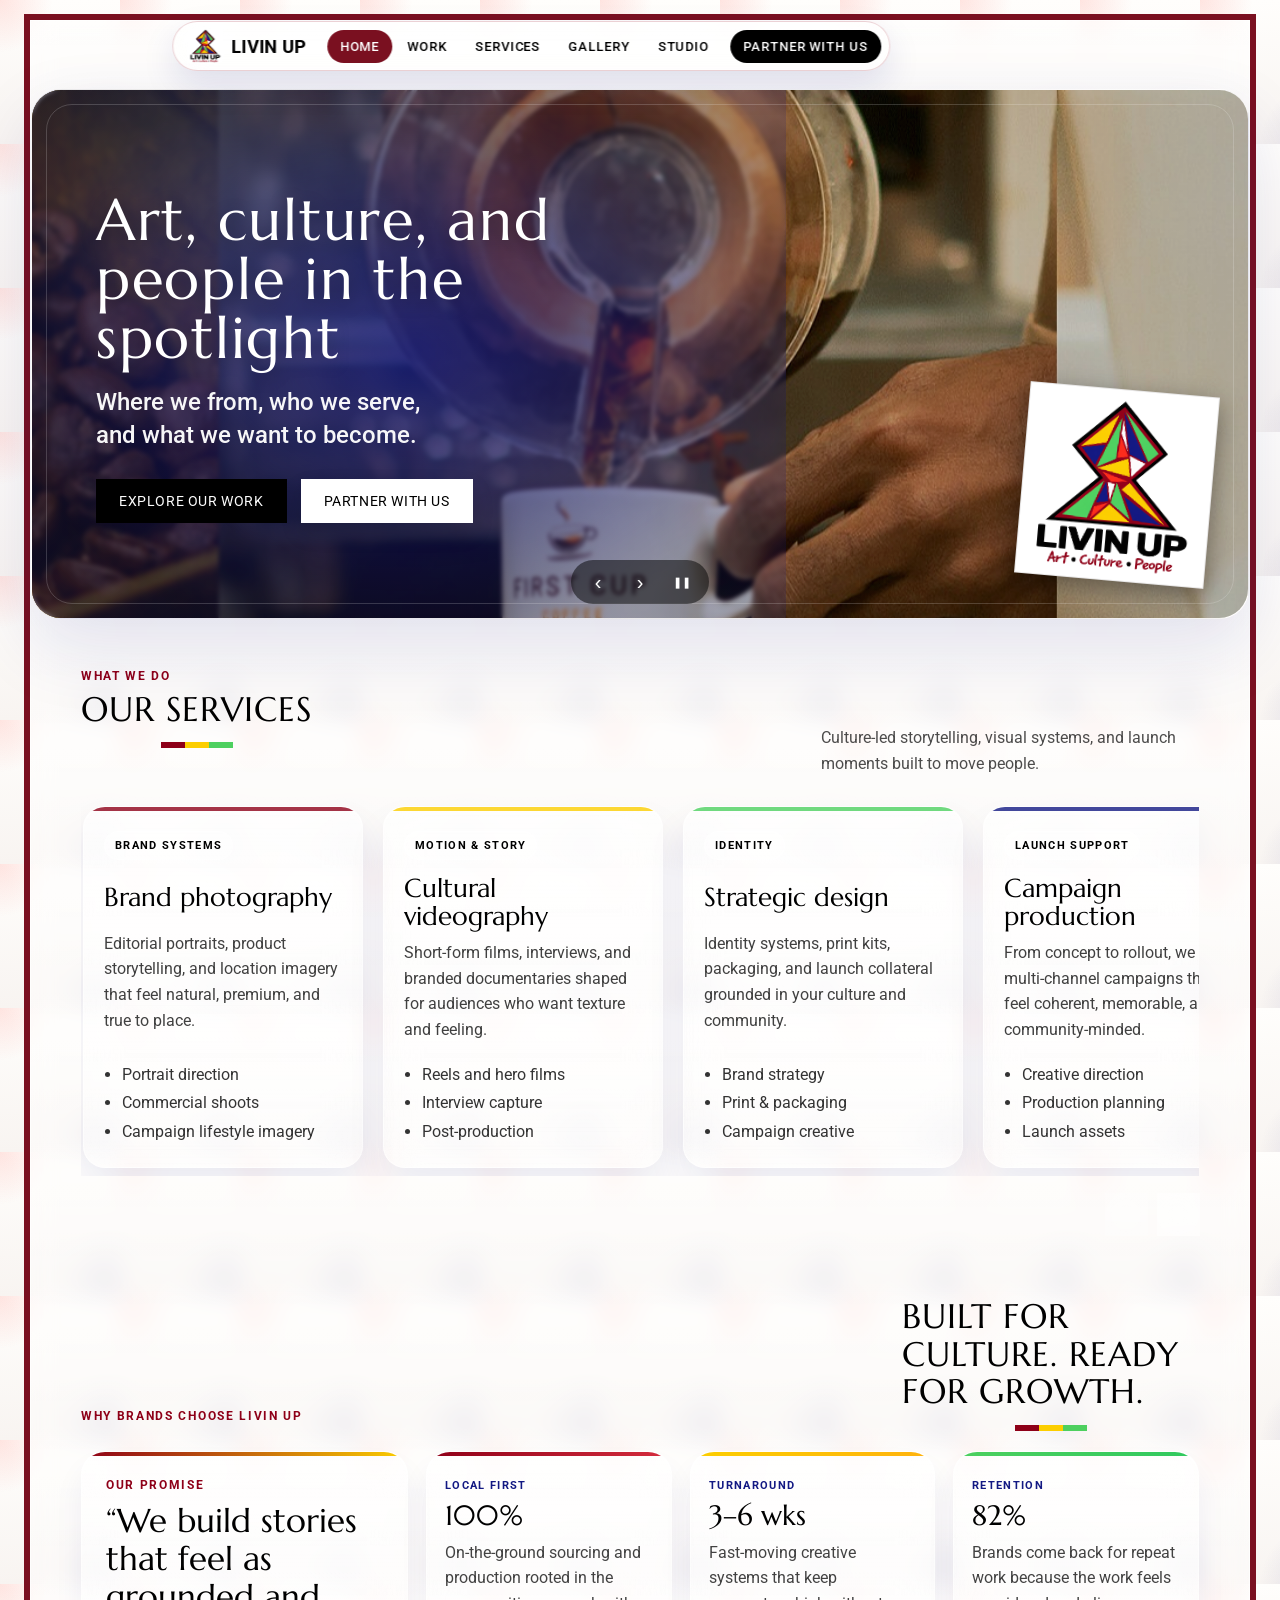
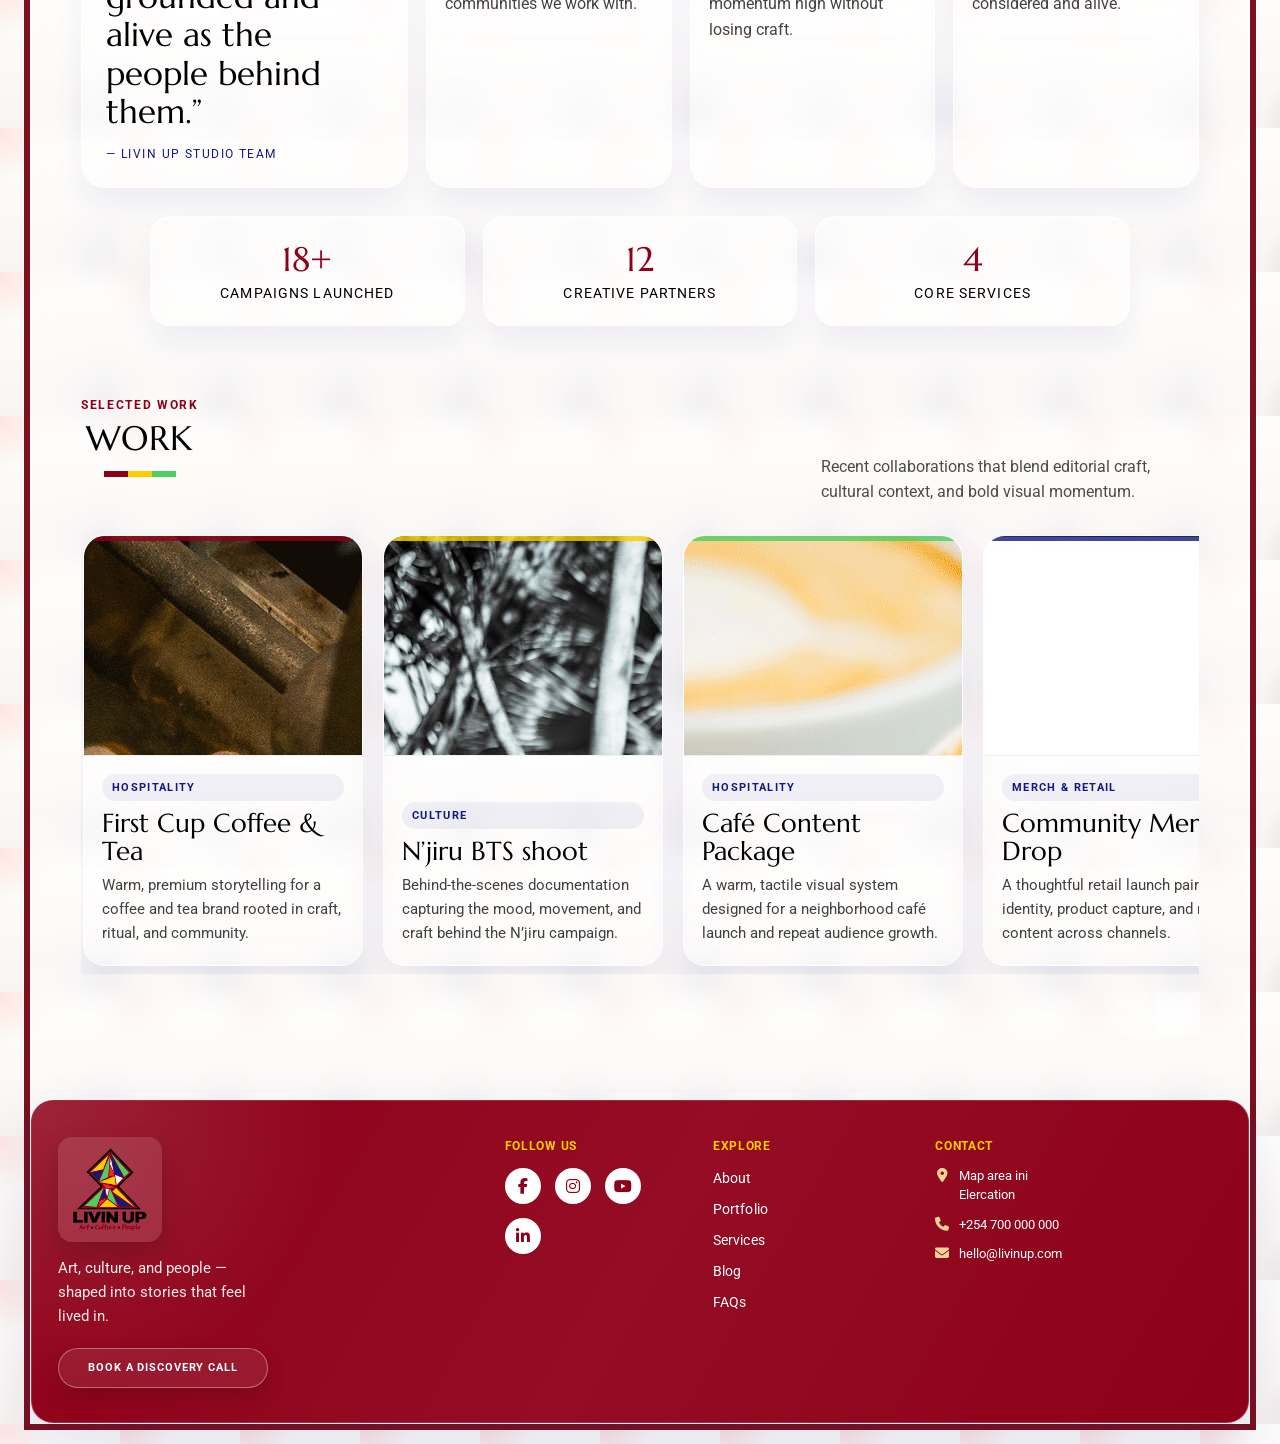
<file: index.html>
<!DOCTYPE html>
<html lang="en">
<head>
  <meta charset="utf-8">
  <meta name="viewport" content="width=device-width, initial-scale=1, viewport-fit=cover">
  <title>Livin Up | Art, Culture, People</title>
  <link href="https://fonts.googleapis.com/css2?family=Marcellus&family=Roboto:wght@400;500;700&display=swap" rel="stylesheet">
  <link rel="stylesheet" href="https://cdnjs.cloudflare.com/ajax/libs/font-awesome/6.5.2/css/all.min.css" crossorigin="anonymous" referrerpolicy="no-referrer" />
  <link rel="stylesheet" href="styles.css">
</head>
<body data-page="home">
  <div class="frame">
    <!-- SITE HEADER / NAVIGATION -->
    <header class="fnav" id="fnav">
      <a class="fb" href="index.html" aria-label="Livin Up home"><img data-markimg alt=""><b>LIVIN UP</b></a>
      <button class="burger" id="bg" type="button" aria-expanded="false" aria-controls="fl">Menu</button>
      <nav id="fl" aria-label="Main">
        <a href="index.html">Home</a>
        <a href="work.html">Work</a>
        <a href="services.html">Services</a>
        <a href="gallery.html">Gallery</a>
        <a href="studio.html">Studio</a>
        <a class="cta" href="contact.html">Partner with us</a>
      </nav>
    </header>

    <!-- PAGE MAIN CONTENT -->
    <main class="main" id="top">
      <!-- HERO SECTION -->
      <div class="hero" id="home-hero" aria-label="Hero section">
        <div class="slides">
          <div class="slide on">
            <div class="ph a" role="img" aria-label="First Cup Coffee & Tea hero image one">
              <img src="img/firstcup/Coffee%20is%20more%20than%20a%20drink,%20its%20a%20language%20of%20flavour.%20Each%20roast%20speaks%20with%20its%20unique%20aroma,%20(1).jpg" alt="First Cup Coffee & Tea hero image one">
            </div>
          </div>
          <div class="slide">
            <div class="ph c" role="img" aria-label="First Cup Coffee & Tea hero image two">
              <img src="img/firstcup/Coffee%20is%20more%20than%20a%20drink,%20its%20a%20language%20of%20flavour.%20Each%20roast%20speaks%20with%20its%20unique%20aroma,%20(2).jpg" alt="First Cup Coffee & Tea hero image two">
            </div>
          </div>
          <div class="slide">
            <div class="ph e" role="img" aria-label="First Cup Coffee & Tea hero image three">
              <img src="img/firstcup/Coffee%20is%20more%20than%20a%20drink,%20its%20a%20language%20of%20flavour.%20Each%20roast%20speaks%20with%20its%20unique%20aroma,%20(3).jpg" alt="First Cup Coffee & Tea hero image three">
            </div>
          </div>
          <div class="slide">
            <div class="ph f" role="img" aria-label="First Cup Coffee & Tea hero image four">
              <img src="img/firstcup/Coffee%20is%20more%20than%20a%20drink,%20its%20a%20language%20of%20flavour.%20Each%20roast%20speaks%20with%20its%20unique%20aroma,%20(4).jpg" alt="First Cup Coffee & Tea hero image four">
            </div>
          </div>
          <div class="slide">
            <div class="ph a" role="img" aria-label="First Cup Coffee & Tea hero image five">
              <img src="img/firstcup/Coffee%20is%20more%20than%20a%20drink,%20its%20a%20language%20of%20flavour.%20Each%20roast%20speaks%20with%20its%20unique%20aroma,.jpg" alt="First Cup Coffee & Tea hero image five">
            </div>
          </div>
          <div class="slide">
            <div class="ph c" role="img" aria-label="Njiru BTS hero image one">
              <img src="img/Njiru/BTS%20moments%20from%20my%20perspective%20during%20the%20recce.I%20got%20to%20document%20the%20process%20and%20moments%20that%20%20(1).jpg" alt="Njiru BTS hero image one">
            </div>
          </div>
          <div class="slide">
            <div class="ph e" role="img" aria-label="Njiru BTS hero image two">
              <img src="img/Njiru/BTS%20moments%20from%20my%20perspective%20during%20the%20recce.I%20got%20to%20document%20the%20process%20and%20moments%20that%20%20(2).jpg" alt="Njiru BTS hero image two">
            </div>
          </div>
          <div class="slide">
            <div class="ph f" role="img" aria-label="Njiru BTS hero image three">
              <img src="img/Njiru/BTS%20moments%20from%20my%20perspective%20during%20the%20recce.I%20got%20to%20document%20the%20process%20and%20moments%20that%20%20(3).jpg" alt="Njiru BTS hero image three">
            </div>
          </div>
          <div class="slide">
            <div class="ph a" role="img" aria-label="Njiru BTS hero image four">
              <img src="img/Njiru/BTS%20moments%20from%20my%20perspective%20during%20the%20recce.I%20got%20to%20document%20the%20process%20and%20moments%20that%20%20(4).jpg" alt="Njiru BTS hero image four">
            </div>
          </div>
          <div class="slide">
            <div class="ph c" role="img" aria-label="Njiru BTS hero image five">
              <img src="img/Njiru/BTS%20moments%20from%20my%20perspective%20during%20the%20recce.I%20got%20to%20document%20the%20process%20and%20moments%20that%20%20(5).jpg" alt="Njiru BTS hero image five">
            </div>
          </div>
          <div class="slide">
            <div class="ph e" role="img" aria-label="Njiru BTS hero image six">
              <img src="img/Njiru/BTS%20moments%20from%20my%20perspective%20during%20the%20recce.I%20got%20to%20document%20the%20process%20and%20moments%20that%20.jpg" alt="Njiru BTS hero image six">
            </div>
          </div>
        </div>
        <div class="ctl" role="group" aria-label="Hero slideshow">
          <button type="button" data-p aria-label="Previous slide">&#8249;</button>
          <button type="button" data-n aria-label="Next slide">&#8250;</button>
          <button type="button" class="pz" aria-label="Pause slideshow">&#10074;&#10074;</button>
        </div>
        <div class="copy">
          <h1>Art, culture, and people in the spotlight</h1>
          <p>Where we from, who we serve, and what we want to become.</p>
          <div class="btns"><a class="btn" href="work.html">Explore our work</a><a class="btn w" href="contact.html">Partner with us</a></div>
        </div>
        <div class="card-logo" aria-hidden="true"><img data-logo alt=""></div>
      </div>

      <!-- SERVICES OVERVIEW -->
      <section id="home-services" class="services-showcase">
        <div class="services-intro">
          <div>
            <span class="eyebrow">What we do</span>
            <h2>Our services</h2>
          </div>
          <p>Culture-led storytelling, visual systems, and launch moments built to move people.</p>
        </div>

        <div class="svc-carousel" data-services-carousel>
          <div class="svc-track">
            <article class="svc-card svc-red">
              <span class="service-tag">Brand systems</span>
              <h3>Brand photography</h3>
              <p>Editorial portraits, product storytelling, and location imagery that feel natural, premium, and true to place.</p>
              <ul>
                <li>Portrait direction</li>
                <li>Commercial shoots</li>
                <li>Campaign lifestyle imagery</li>
              </ul>
            </article>

            <article class="svc-card svc-yellow">
              <span class="service-tag">Motion & story</span>
              <h3>Cultural videography</h3>
              <p>Short-form films, interviews, and branded documentaries shaped for audiences who want texture and feeling.</p>
              <ul>
                <li>Reels and hero films</li>
                <li>Interview capture</li>
                <li>Post-production</li>
              </ul>
            </article>

            <article class="svc-card svc-green">
              <span class="service-tag">Identity</span>
              <h3>Strategic design</h3>
              <p>Identity systems, print kits, packaging, and launch collateral grounded in your culture and community.</p>
              <ul>
                <li>Brand strategy</li>
                <li>Print & packaging</li>
                <li>Campaign creative</li>
              </ul>
            </article>

            <article class="svc-card svc-navy">
              <span class="service-tag">Launch support</span>
              <h3>Campaign production</h3>
              <p>From concept to rollout, we shape multi-channel campaigns that feel coherent, memorable, and community-minded.</p>
              <ul>
                <li>Creative direction</li>
                <li>Production planning</li>
                <li>Launch assets</li>
              </ul>
            </article>

            <article class="svc-card svc-red">
              <span class="service-tag">Social systems</span>
              <h3>Content ecosystems</h3>
              <p>Monthly visual calendars, social templates, and repeatable content systems that keep your audience engaged.</p>
              <ul>
                <li>Content planning</li>
                <li>Template systems</li>
                <li>Performance-ready edits</li>
              </ul>
            </article>

            <article class="svc-card svc-yellow">
              <span class="service-tag">Live moments</span>
              <h3>Brand activations</h3>
              <p>Events, pop-ups, and in-person brand experiences designed to be immersive, human, and shareable.</p>
              <ul>
                <li>Event creative</li>
                <li>Experience design</li>
                <li>Capture coverage</li>
              </ul>
            </article>
          </div>
        </div>

        <div class="svc-controls" aria-label="Services carousel controls">
          <button type="button" class="svc-prev" aria-label="Previous services">&#8249;</button>
          <button type="button" class="svc-next" aria-label="Next services">&#8250;</button>
        </div>
      </section>

      <!-- BRAND REASONS / STATS -->
      <section id="home-proof" class="proof-section">
        <div class="proof-header">
          <span class="eyebrow">Why brands choose Livin Up</span>
          <h2>Built for culture. Ready for growth.</h2>
        </div>

        <div class="proof-grid">
          <article class="proof-feature">
            <span class="proof-kicker">Our promise</span>
            <blockquote>“We build stories that feel as grounded and alive as the people behind them.”</blockquote>
            <small>— Livin Up studio team</small>
          </article>

          <article class="proof-card proof-card-red">
            <span class="proof-label">Local first</span>
            <strong>100%</strong>
            <p>On-the-ground sourcing and production rooted in the communities we work with.</p>
          </article>

          <article class="proof-card proof-card-gold">
            <span class="proof-label">Turnaround</span>
            <strong>3–6 wks</strong>
            <p>Fast-moving creative systems that keep momentum high without losing craft.</p>
          </article>

          <article class="proof-card proof-card-green">
            <span class="proof-label">Retention</span>
            <strong>82%</strong>
            <p>Brands come back for repeat work because the work feels considered and alive.</p>
          </article>
        </div>

        <div class="stats-row">
          <div class="stat-box"><strong>18+</strong><span>campaigns launched</span></div>
          <div class="stat-box"><strong>12</strong><span>creative partners</span></div>
          <div class="stat-box"><strong>4</strong><span>core services</span></div>
        </div>
      </section>

      <!-- FEATURED WORK -->
      <section id="home-work" class="work-showcase">
        <div class="services-intro work-intro">
          <div>
            <span class="eyebrow">Selected work</span>
            <h2>Work</h2>
          </div>
          <p>Recent collaborations that blend editorial craft, cultural context, and bold visual momentum.</p>
        </div>

        <div class="work-carousel" data-work-carousel>
          <div class="work-track" id="home-work-track"></div>
        </div>

        <div class="svc-controls work-controls" aria-label="Work carousel controls">
          <button type="button" class="work-prev" aria-label="Previous work">&#8249;</button>
          <button type="button" class="work-next" aria-label="Next work">&#8250;</button>
        </div>
      </section>
    </main>

    <!-- SITE FOOTER -->
    <footer id="site-footer">
      <div class="footer-brand">
        <img class="footer-brand-mark" src="img/livingup_logo.png" alt="Livin Up logo">
        <p class="brand-line">Art, culture, and people — shaped into stories that feel lived in.</p>
        <a class="footer-cta" href="contact.html">Book a discovery call</a>
      </div>

      <div class="footer-grid">
        <div class="footer-meta">
          <h4>Follow us</h4>
          <div class="soc">
            <a href="https://www.facebook.com" target="_blank" rel="noreferrer" aria-label="Facebook"><i class="fa-brands fa-facebook-f" aria-hidden="true"></i></a>
            <a href="https://www.instagram.com/livinupke/" target="_blank" rel="noreferrer" aria-label="Instagram"><i class="fa-brands fa-instagram" aria-hidden="true"></i></a>
            <a href="https://www.youtube.com" target="_blank" rel="noreferrer" aria-label="YouTube"><i class="fa-brands fa-youtube" aria-hidden="true"></i></a>
            <a href="https://www.linkedin.com" target="_blank" rel="noreferrer" aria-label="LinkedIn"><i class="fa-brands fa-linkedin-in" aria-hidden="true"></i></a>
          </div>
        </div>

        <div class="footer-meta">
          <h4>Explore</h4>
          <nav class="footer-links" aria-label="Footer navigation">
            <a href="index.html">About</a>
            <a href="work.html">Portfolio</a>
            <a href="services.html">Services</a>
            <a href="studio.html">Blog</a>
            <a href="contact.html">FAQs</a>
          </nav>
        </div>
      </div>

      <div class="footer-contact">
        <h4>Contact</h4>
        <div class="contact-item"><i class="fa-solid fa-location-dot" aria-hidden="true"></i><a href="https://maps.google.com" target="_blank" rel="noreferrer">Map area ini<br>Elercation</a></div>
        <div class="contact-item"><i class="fa-solid fa-phone" aria-hidden="true"></i><a href="tel:+254700000000">+254 700 000 000</a></div>
        <div class="contact-item"><i class="fa-solid fa-envelope" aria-hidden="true"></i><a href="mailto:hello@livinup.com">hello@livinup.com</a></div>
      </div>
    </footer>
  </div>
  <script src="script.js"></script>
</body>
</html>
</file>
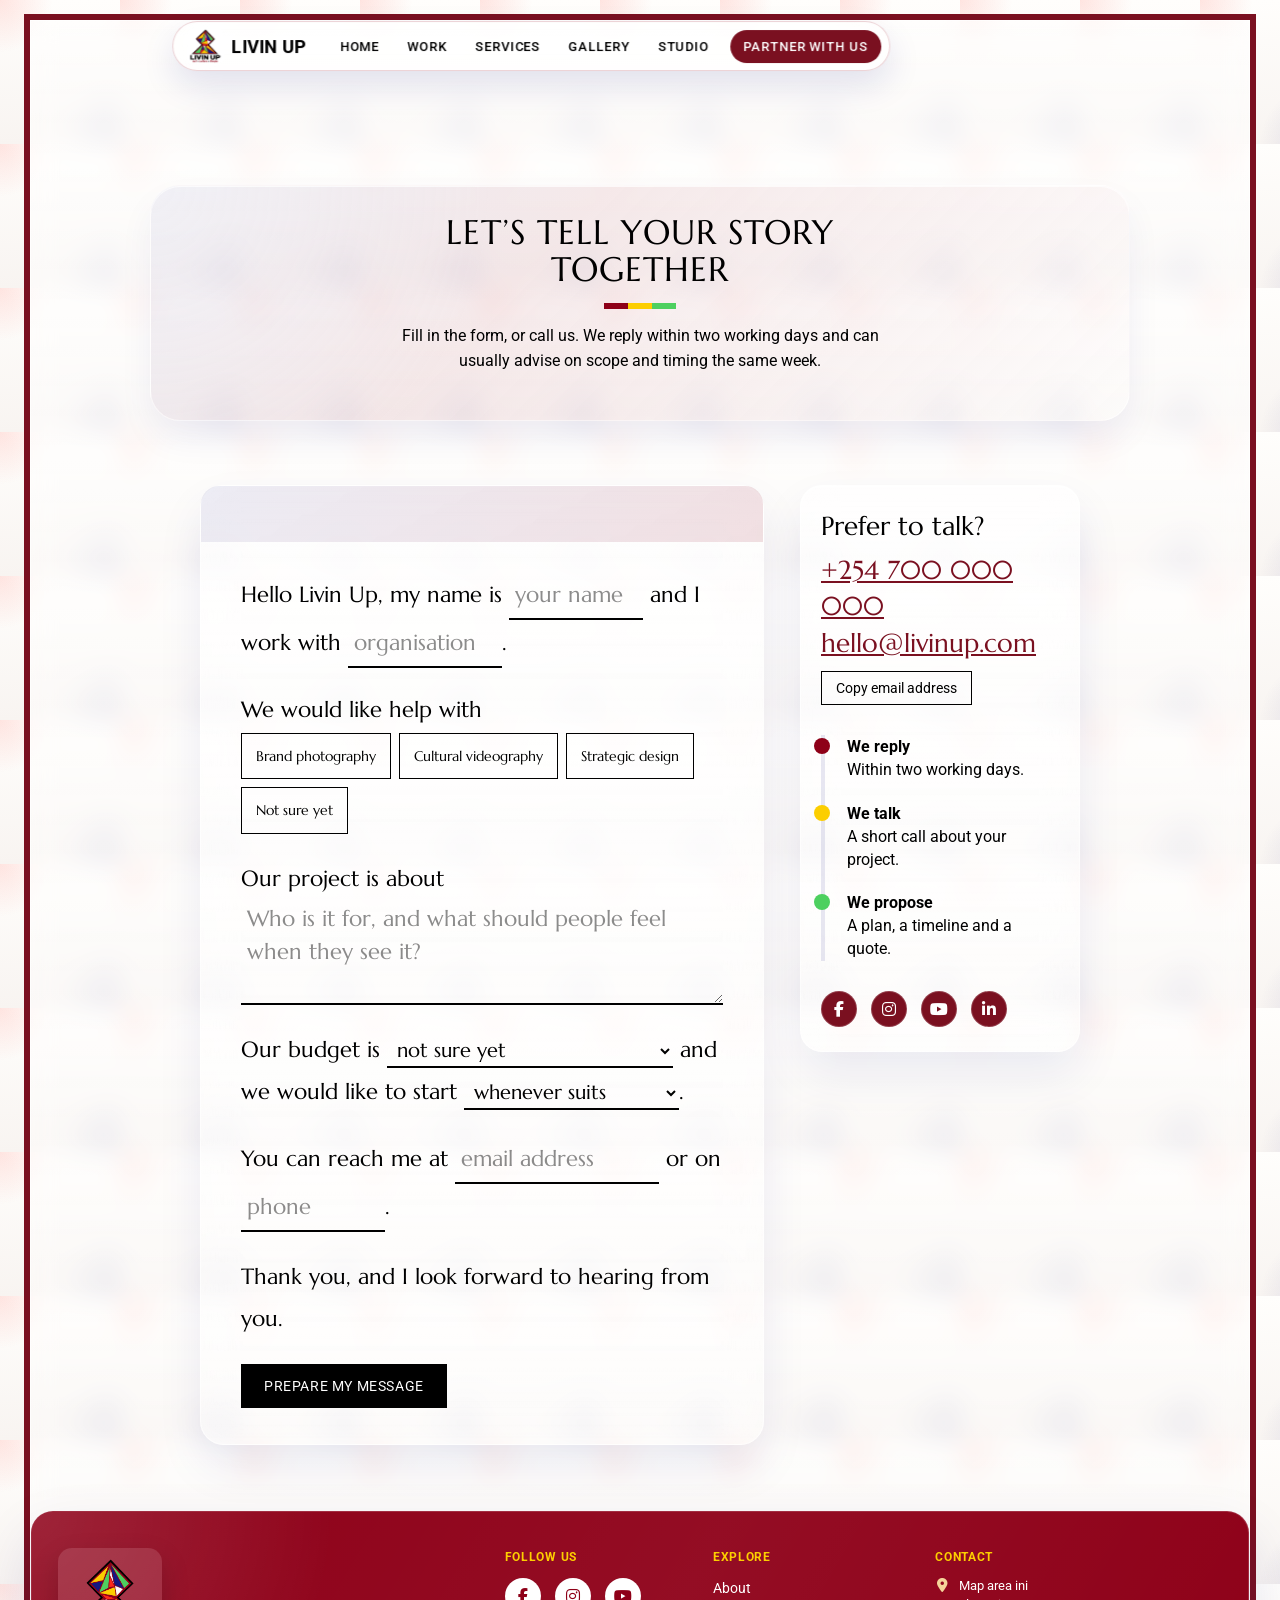
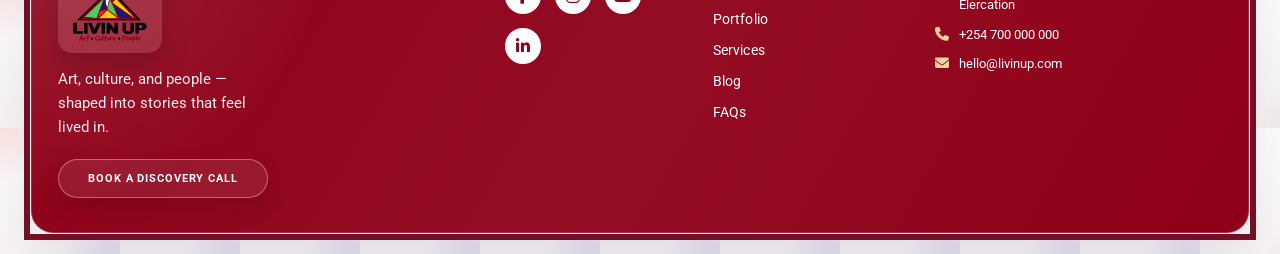
<file: contact.html>
<!DOCTYPE html>
<html lang="en">
<head>
  <meta charset="utf-8">
  <meta name="viewport" content="width=device-width, initial-scale=1, viewport-fit=cover">
  <title>Contact | Livin Up</title>
  <link href="https://fonts.googleapis.com/css2?family=Marcellus&family=Roboto:wght@400;500;700&display=swap" rel="stylesheet">
  <link rel="stylesheet" href="https://cdnjs.cloudflare.com/ajax/libs/font-awesome/6.5.2/css/all.min.css" crossorigin="anonymous" referrerpolicy="no-referrer" />
  <link rel="stylesheet" href="styles.css">
</head>
<body data-page="contact">
  <div class="frame">
    <!-- SITE HEADER / NAVIGATION -->
    <header class="fnav" id="fnav">
      <a class="fb" href="index.html" aria-label="Livin Up home"><img data-markimg alt=""><b>LIVIN UP</b></a>
      <button class="burger" id="bg" type="button" aria-expanded="false" aria-controls="fl">Menu</button>
      <nav id="fl" aria-label="Main">
        <a href="index.html">Home</a>
        <a href="work.html">Work</a>
        <a href="services.html">Services</a>
        <a href="gallery.html">Gallery</a>
        <a href="studio.html">Studio</a>
        <a class="cta" href="contact.html">Partner with us</a>
      </nav>
    </header>

    <!-- PAGE MAIN CONTENT -->
    <main class="main">
      <!-- PAGE INTRO -->
      <section class="page-intro" id="contact-intro">
        <h2>Let’s tell your story together</h2>
        <p>Fill in the form, or call us. We reply within two working days and can usually advise on scope and timing the same week.</p>
      </section>

      <!-- CONTACT FORM / DETAILS -->
      <section class="page-shell" id="contact-form-area">
        <div class="cx" id="ct">
          <form class="f letter" id="cf" novalidate>
            <p class="ln">Hello Livin Up, my name is <input name="n" size="10" required autocomplete="name" aria-label="Your name" placeholder="your name"> and I work with <input name="o" size="12" autocomplete="organization" aria-label="Organisation, optional" placeholder="organisation">.<span class="er" hidden>Enter your name.</span></p>
            <fieldset class="ln"><legend>We would like help with</legend><div class="chips"><label><input type="checkbox" name="s" value="Brand photography"><span>Brand photography</span></label><label><input type="checkbox" name="s" value="Cultural videography"><span>Cultural videography</span></label><label><input type="checkbox" name="s" value="Strategic design"><span>Strategic design</span></label><label><input type="checkbox" name="s" value="Not sure yet"><span>Not sure yet</span></label></div></fieldset>
            <p class="ln">Our project is about<textarea name="m" rows="3" required aria-label="About your project" placeholder="Who is it for, and what should people feel when they see it?"></textarea><span class="er" hidden>Tell us a little about your project.</span></p>
            <p class="ln">Our budget is <select name="b" aria-label="Rough budget"><option>not sure yet</option><option>under KES 100,000</option><option>KES 100,000 to 300,000</option><option>over KES 300,000</option></select> and we would like to start <select name="w" aria-label="When do you need it"><option>whenever suits</option><option>within a month</option><option>within three months</option><option>on a set date</option></select>.</p>
            <p class="ln">You can reach me at <input name="e" type="email" size="17" required autocomplete="email" aria-label="Email" placeholder="email address"> or on <input name="p" type="tel" size="11" autocomplete="tel" aria-label="Phone, optional" placeholder="phone">.<span class="er" hidden>Enter a valid email address.</span></p>
            <p class="ln">Thank you, and I look forward to hearing from you.</p>
            <button class="btn" type="submit">Prepare my message</button>
          </form>

          <aside class="rail">
            <h3>Prefer to talk?</h3>
            <a class="big" href="tel:+254700000000">+254 700 000 000</a>
            <a class="big" href="mailto:hello@livinup.com">hello@livinup.com</a>
            <button type="button" class="cp">Copy email address</button>
            <ol class="tl">
              <li><b>We reply</b>Within two working days.</li>
              <li><b>We talk</b>A short call about your project.</li>
              <li><b>We propose</b>A plan, a timeline and a quote.</li>
            </ol>
            <div class="soc"><a href="https://www.facebook.com" target="_blank" rel="noreferrer" aria-label="Facebook"><i class="fa-brands fa-facebook-f" aria-hidden="true"></i></a><a href="https://www.instagram.com" target="_blank" rel="noreferrer" aria-label="Instagram"><i class="fa-brands fa-instagram" aria-hidden="true"></i></a><a href="https://www.youtube.com" target="_blank" rel="noreferrer" aria-label="YouTube"><i class="fa-brands fa-youtube" aria-hidden="true"></i></a><a href="https://www.linkedin.com" target="_blank" rel="noreferrer" aria-label="LinkedIn"><i class="fa-brands fa-linkedin-in" aria-hidden="true"></i></a></div>
          </aside>
        </div>

        <div class="ok" id="ok" role="status" hidden>
          <h3>Your message is ready</h3>
          <p>Send it from your email app to reach us at hello@livinup.com. We reply within two working days.</p>
          <p><a class="btn" id="mt" href="#">Open in email app</a> <button class="btn w2" type="button" id="ed">Edit message</button></p>
        </div>
      </section>
    </main>

    <!-- SITE FOOTER -->
    <footer id="site-footer">
      <div class="footer-brand">
        <img class="footer-brand-mark" src="img/livingup_logo.png" alt="Livin Up logo">
        <p class="brand-line">Art, culture, and people — shaped into stories that feel lived in.</p>
        <a class="footer-cta" href="contact.html">Book a discovery call</a>
      </div>

      <div class="footer-grid">
        <div class="footer-meta">
          <h4>Follow us</h4>
          <div class="soc">
            <a href="https://www.facebook.com" target="_blank" rel="noreferrer" aria-label="Facebook"><i class="fa-brands fa-facebook-f" aria-hidden="true"></i></a>
            <a href="https://www.instagram.com/livinupke/" target="_blank" rel="noreferrer" aria-label="Instagram"><i class="fa-brands fa-instagram" aria-hidden="true"></i></a>
            <a href="https://www.youtube.com" target="_blank" rel="noreferrer" aria-label="YouTube"><i class="fa-brands fa-youtube" aria-hidden="true"></i></a>
            <a href="https://www.linkedin.com" target="_blank" rel="noreferrer" aria-label="LinkedIn"><i class="fa-brands fa-linkedin-in" aria-hidden="true"></i></a>
          </div>
        </div>

        <div class="footer-meta">
          <h4>Explore</h4>
          <nav class="footer-links" aria-label="Footer navigation">
            <a href="index.html">About</a>
            <a href="work.html">Portfolio</a>
            <a href="services.html">Services</a>
            <a href="studio.html">Blog</a>
            <a href="contact.html">FAQs</a>
          </nav>
        </div>
      </div>

      <div class="footer-contact">
        <h4>Contact</h4>
        <div class="contact-item"><i class="fa-solid fa-location-dot" aria-hidden="true"></i><a href="https://maps.google.com" target="_blank" rel="noreferrer">Map area ini<br>Elercation</a></div>
        <div class="contact-item"><i class="fa-solid fa-phone" aria-hidden="true"></i><a href="tel:+254700000000">+254 700 000 000</a></div>
        <div class="contact-item"><i class="fa-solid fa-envelope" aria-hidden="true"></i><a href="mailto:hello@livinup.com">hello@livinup.com</a></div>
      </div>
    </footer>
  </div>
  <script src="script.js"></script>
</body>
</html>
</file>
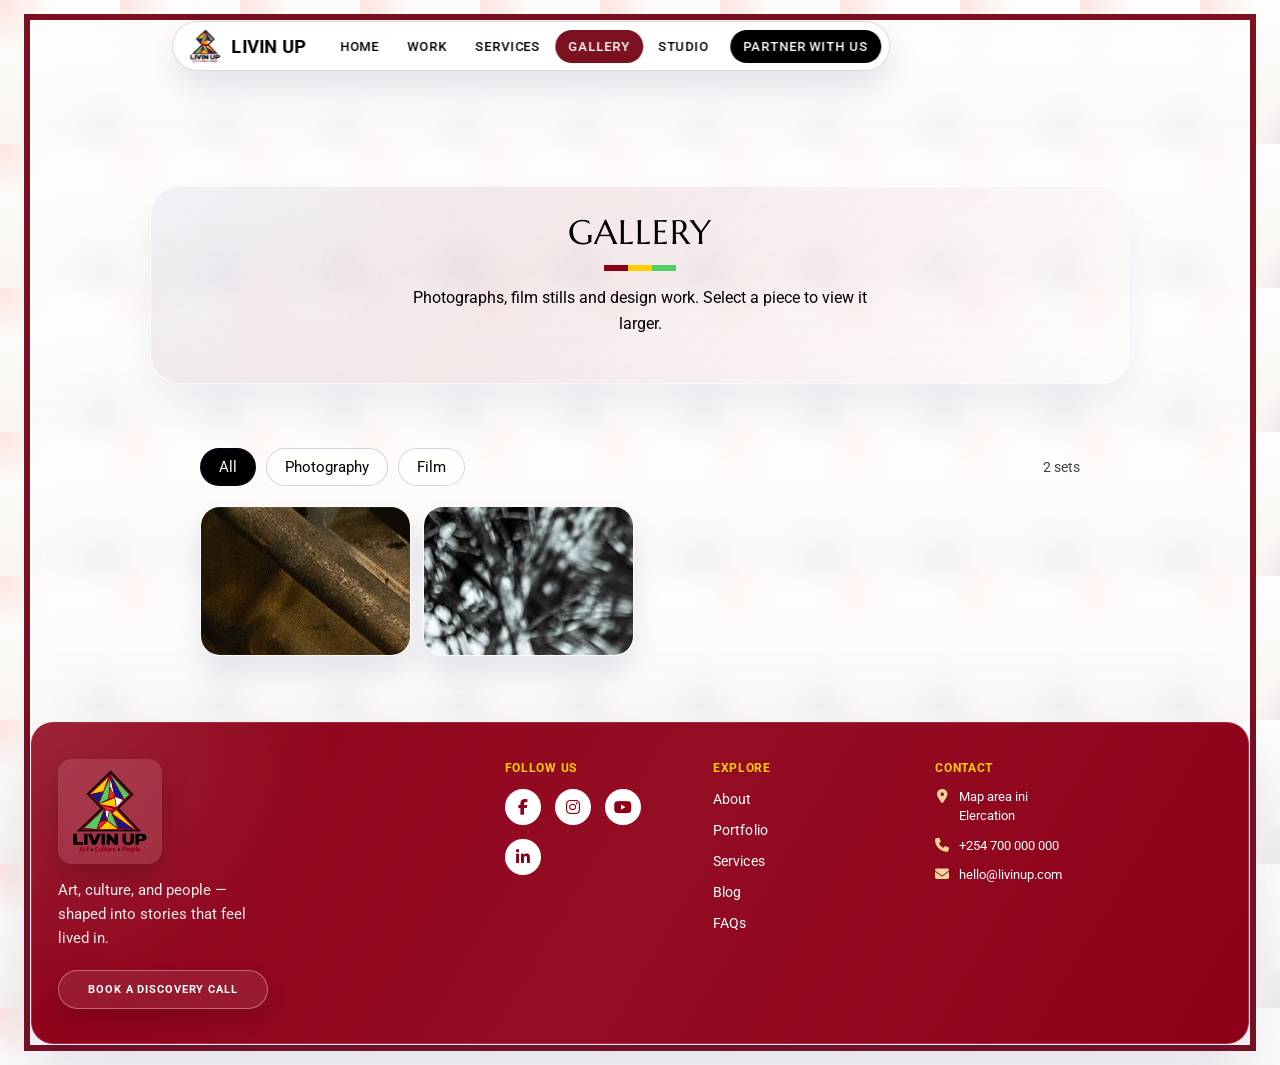
<file: gallery.html>
<!DOCTYPE html>
<html lang="en">
<head>
  <meta charset="utf-8">
  <meta name="viewport" content="width=device-width, initial-scale=1, viewport-fit=cover">
  <title>Gallery | Livin Up</title>
  <link href="https://fonts.googleapis.com/css2?family=Marcellus&family=Roboto:wght@400;500;700&display=swap" rel="stylesheet">
  <link rel="stylesheet" href="https://cdnjs.cloudflare.com/ajax/libs/font-awesome/6.5.2/css/all.min.css" crossorigin="anonymous" referrerpolicy="no-referrer" />
  <link rel="stylesheet" href="styles.css">
</head>
<body data-page="gallery">
  <div class="frame">
    <!-- SITE HEADER / NAVIGATION -->
    <header class="fnav" id="fnav">
      <a class="fb" href="index.html" aria-label="Livin Up home"><img data-markimg alt=""><b>LIVIN UP</b></a>
      <button class="burger" id="bg" type="button" aria-expanded="false" aria-controls="fl">Menu</button>
      <nav id="fl" aria-label="Main">
        <a href="index.html">Home</a>
        <a href="work.html">Work</a>
        <a href="services.html">Services</a>
        <a href="gallery.html">Gallery</a>
        <a href="studio.html">Studio</a>
        <a class="cta" href="contact.html">Partner with us</a>
      </nav>
    </header>

    <!-- PAGE MAIN CONTENT -->
    <main class="main">
      <!-- PAGE INTRO -->
      <section class="page-intro" id="gallery-intro">
        <h2>Gallery</h2>
        <p>Photographs, film stills and design work. Select a piece to view it larger.</p>
      </section>

      <!-- GALLERY CONTENT -->
      <section class="page-shell" id="gallery-content">
        <div class="gbar">
          <div class="filt" id="filt" role="group" aria-label="Filter gallery"></div>
          <p class="gc" id="gc" aria-live="polite"></p>
        </div>
        <div class="mz" id="gal"></div>
        <dialog id="lb" aria-label="Gallery viewer">
          <div id="lbc"></div>
          <div class="lbn">
            <button class="btn w2" id="lbp" type="button">Previous</button>
            <span id="lbi"></span>
            <button class="btn w2" id="lbnx" type="button">Next</button>
            <button class="btn" id="lbx" type="button">Close</button>
          </div>
        </dialog>
      </section>
    </main>

    <!-- SITE FOOTER -->
    <footer id="site-footer">
      <div class="footer-brand">
        <img class="footer-brand-mark" src="img/livingup_logo.png" alt="Livin Up logo">
        <p class="brand-line">Art, culture, and people — shaped into stories that feel lived in.</p>
        <a class="footer-cta" href="contact.html">Book a discovery call</a>
      </div>

      <div class="footer-grid">
        <div class="footer-meta">
          <h4>Follow us</h4>
          <div class="soc">
            <a href="https://www.facebook.com" target="_blank" rel="noreferrer" aria-label="Facebook"><i class="fa-brands fa-facebook-f" aria-hidden="true"></i></a>
            <a href="https://www.instagram.com/livinupke/" target="_blank" rel="noreferrer" aria-label="Instagram"><i class="fa-brands fa-instagram" aria-hidden="true"></i></a>
            <a href="https://www.youtube.com" target="_blank" rel="noreferrer" aria-label="YouTube"><i class="fa-brands fa-youtube" aria-hidden="true"></i></a>
            <a href="https://www.linkedin.com" target="_blank" rel="noreferrer" aria-label="LinkedIn"><i class="fa-brands fa-linkedin-in" aria-hidden="true"></i></a>
          </div>
        </div>

        <div class="footer-meta">
          <h4>Explore</h4>
          <nav class="footer-links" aria-label="Footer navigation">
            <a href="index.html">About</a>
            <a href="work.html">Portfolio</a>
            <a href="services.html">Services</a>
            <a href="studio.html">Blog</a>
            <a href="contact.html">FAQs</a>
          </nav>
        </div>
      </div>

      <div class="footer-contact">
        <h4>Contact</h4>
        <div class="contact-item"><i class="fa-solid fa-location-dot" aria-hidden="true"></i><a href="https://maps.google.com" target="_blank" rel="noreferrer">Map area ini<br>Elercation</a></div>
        <div class="contact-item"><i class="fa-solid fa-phone" aria-hidden="true"></i><a href="tel:+254700000000">+254 700 000 000</a></div>
        <div class="contact-item"><i class="fa-solid fa-envelope" aria-hidden="true"></i><a href="mailto:hello@livinup.com">hello@livinup.com</a></div>
      </div>
    </footer>
  </div>
  <script src="script.js"></script>
</body>
</html>
</file>
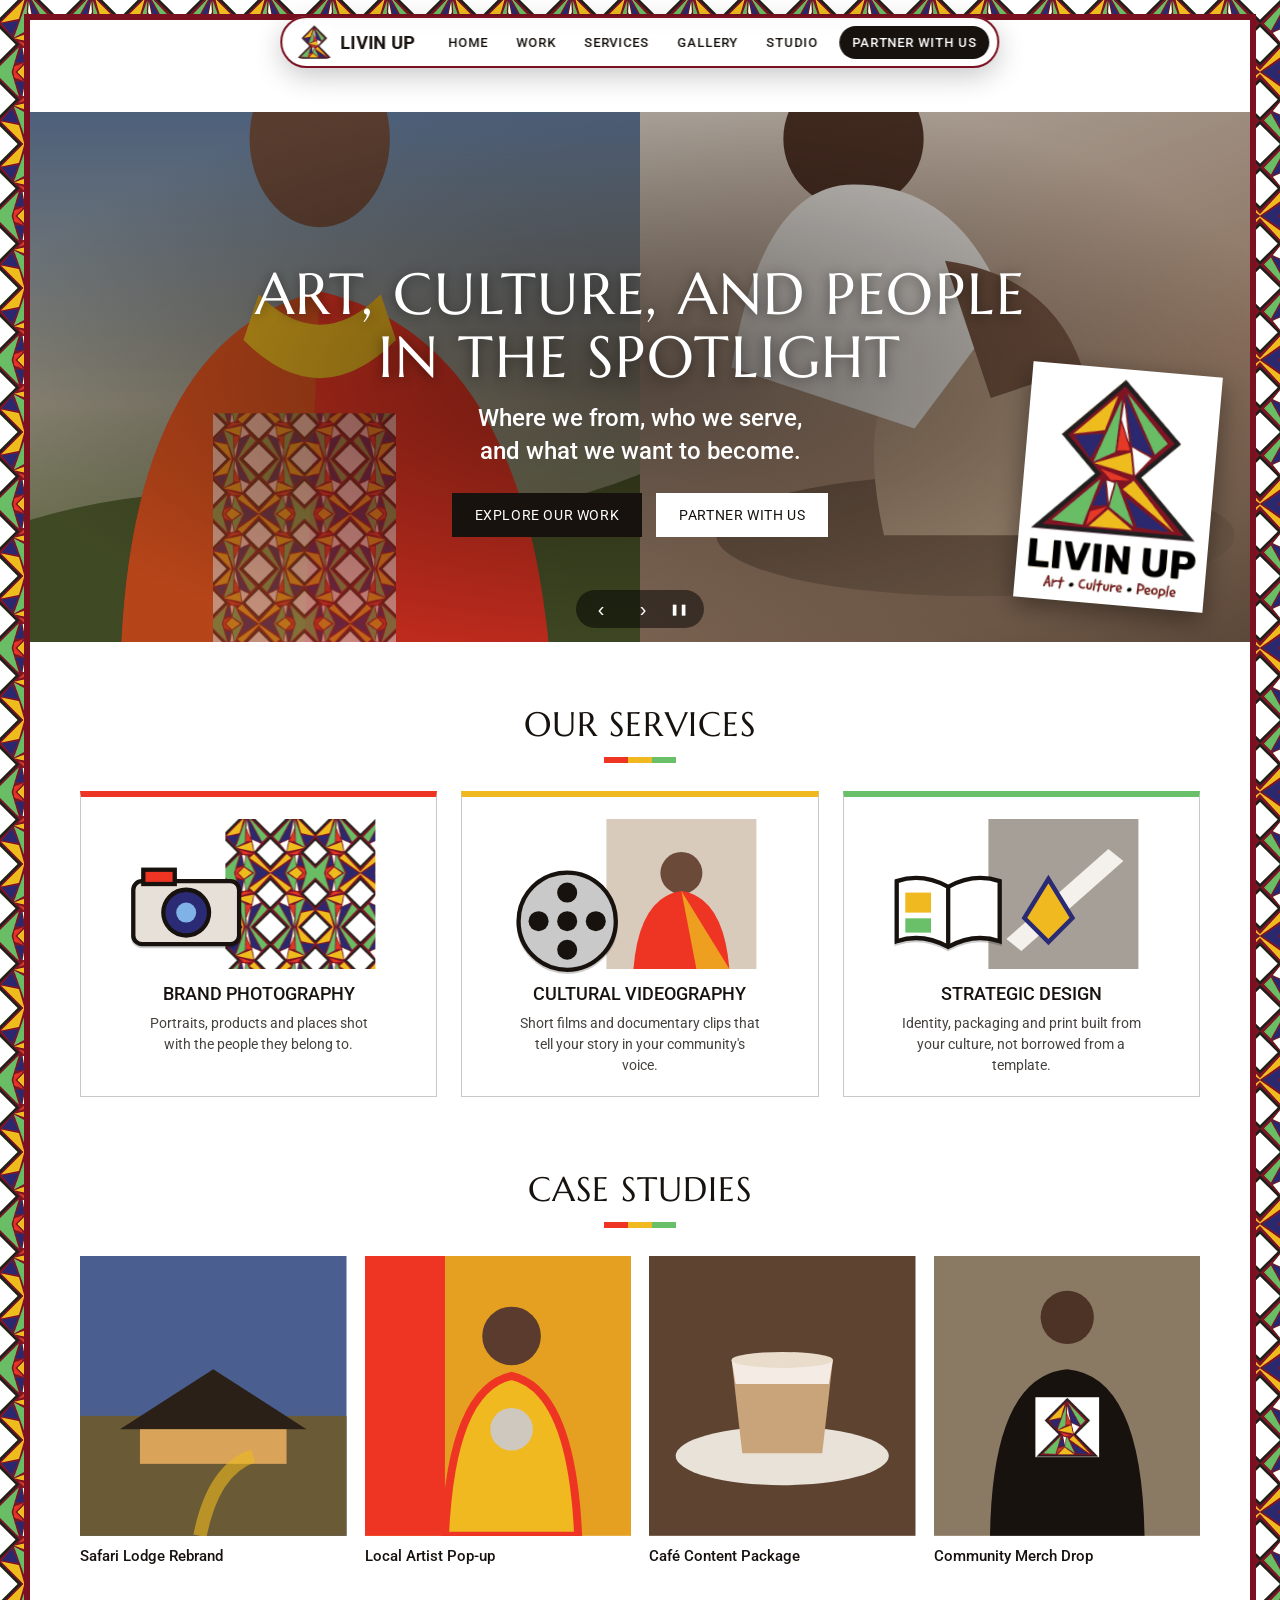
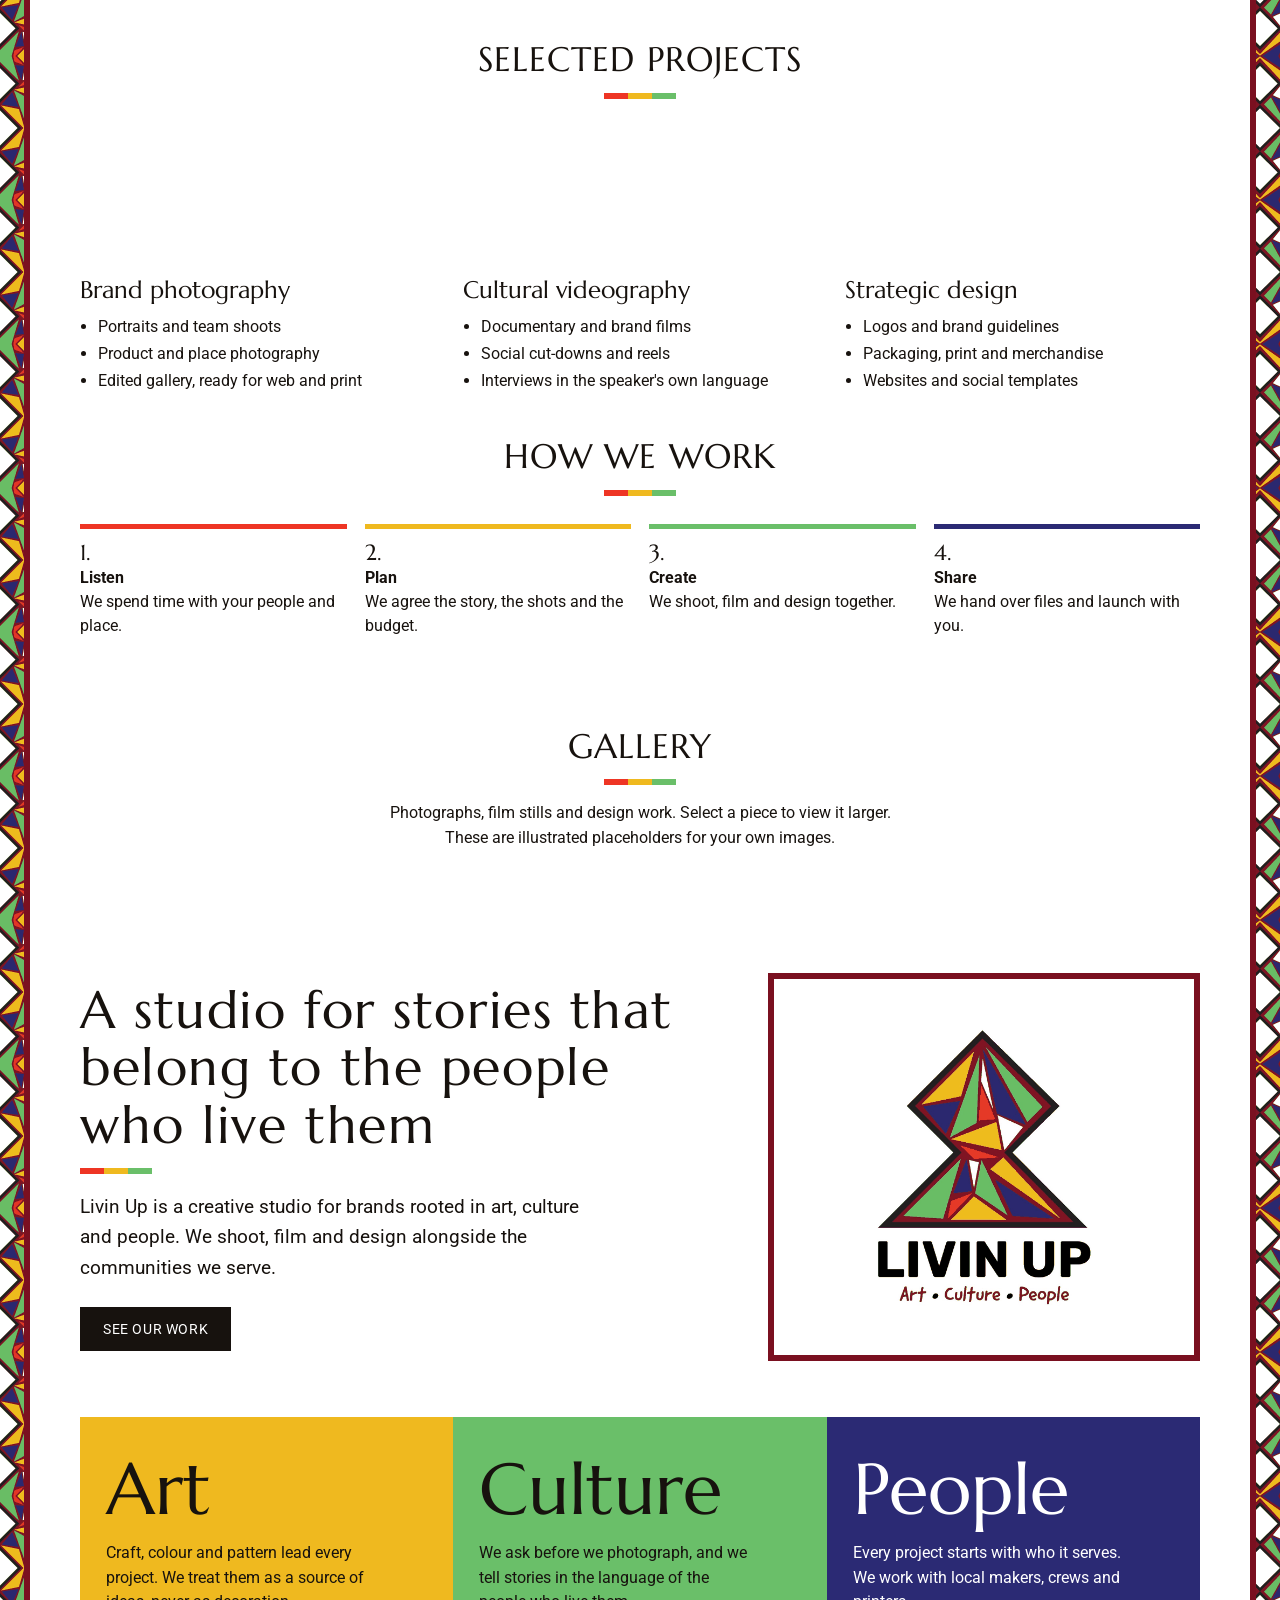
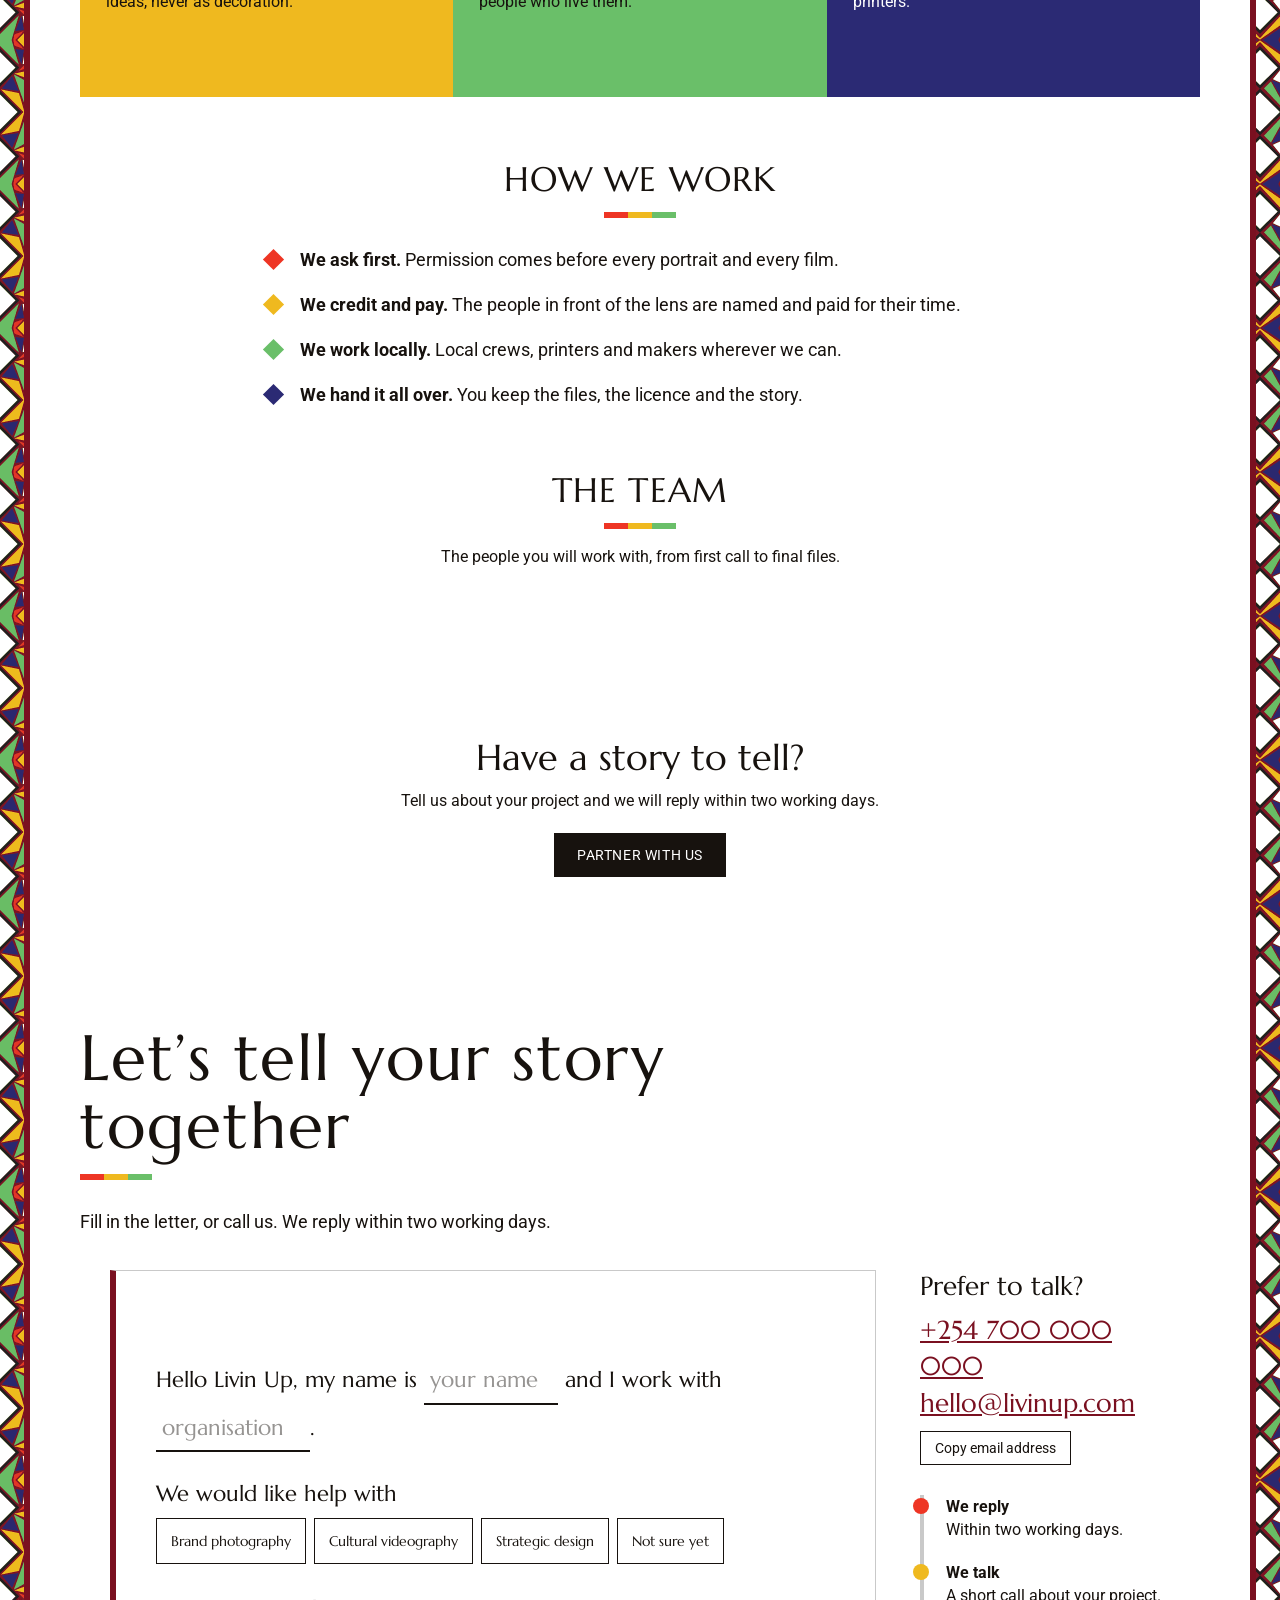
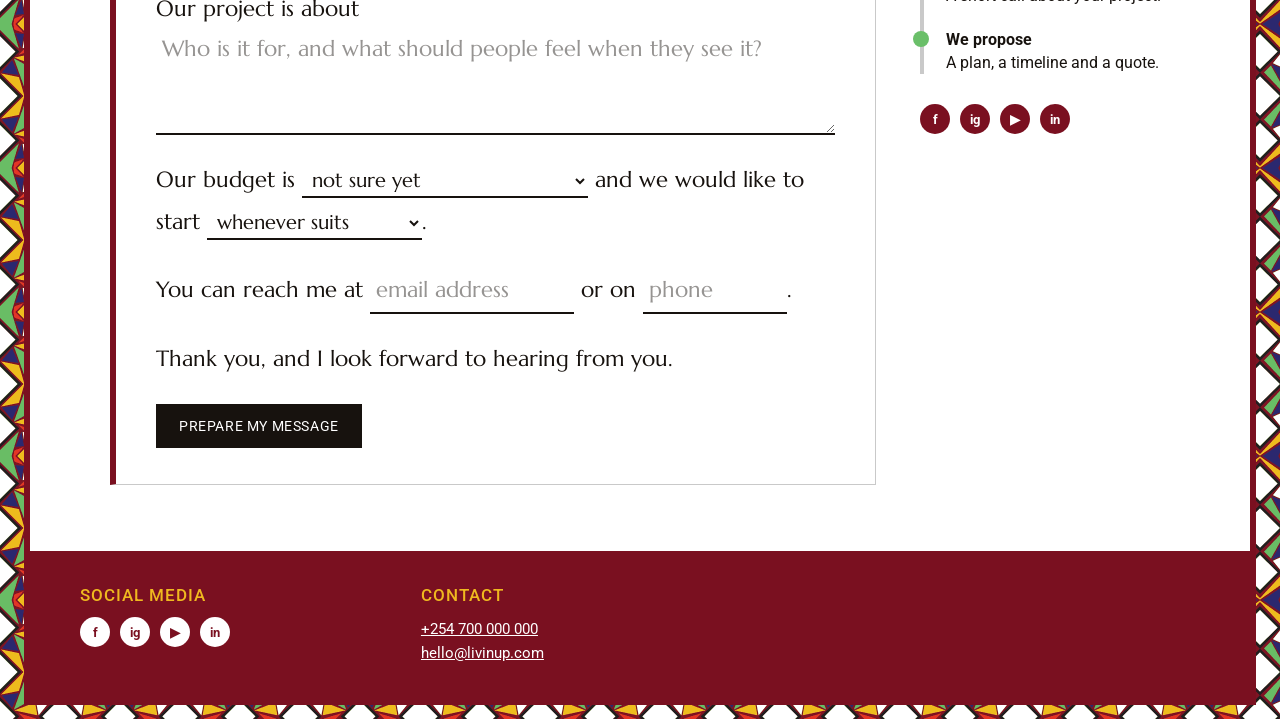
<file: livin-up (1).html>
<!DOCTYPE html>
<html lang="en">
<head>
<meta charset="utf-8">
<meta name="viewport" content="width=device-width, initial-scale=1, viewport-fit=cover">
<title>Livin Up | Art, Culture, People</title>
<link href="https://fonts.googleapis.com/css2?family=Marcellus&family=Roboto:wght@400;500;700&display=swap" rel="stylesheet">
<style>
:root{--bg:#fff;--ink:#17120e;--soft:#c9c9c9;--red:#ee3524;--yel:#efb91f;--grn:#6abf69;--pur:#2b2a74;--blu:#2b2a74;--clay:#a98b74;
--serif:"Marcellus","Cinzel",Georgia,serif;--sans:"Roboto",Arial,sans-serif;
box-sizing:border-box;padding-top:env(safe-area-inset-top,0px);padding-bottom:env(safe-area-inset-bottom,0px)}
@media (prefers-color-scheme:dark){:root:not([data-theme="light"]){--bg:#1b1612;--ink:#f4ece4;--soft:#2b241e}}
:root[data-theme="dark"]{--bg:#1b1612;--ink:#f4ece4;--soft:#2b241e}
html{scroll-padding-top:env(safe-area-inset-top,0px);scroll-behavior:smooth}
*{box-sizing:border-box}
body{margin:0;font-family:var(--sans);color:var(--ink);background:var(--bg);
background-size:120px 144px;
padding:clamp(10px,1.8vw,20px)}
.frame{background:var(--bg);max-width:1180px;margin:0 auto;display:grid;grid-template-columns:150px 1fr}
a{color:inherit}
:focus-visible{outline:3px solid var(--blu);outline-offset:3px}
.side{padding:22px 10px;text-align:center;position:sticky;top:0;align-self:start;background:var(--bg);z-index:3}
.brand{display:block;text-decoration:none;margin-bottom:28px}
.brand img{width:118px;height:auto;display:block;margin:0 auto;background:#fff}
.brand b{display:block;font:700 22px/1 var(--sans);letter-spacing:.5px;margin-top:4px}
.brand small{display:block;color:var(--red);font-size:9px;margin-top:3px}
.side nav{display:flex;flex-direction:column;gap:14px}
.side nav a{text-decoration:none;font-size:14px;letter-spacing:.8px;text-transform:uppercase;padding:2px 0}
.side nav a:hover{color:var(--red)}
.hero{display:grid;grid-template-columns:1fr 1fr;min-height:530px;position:relative;overflow:hidden}
.ph{position:relative;overflow:hidden}
.ph.a{background:linear-gradient(180deg,#5d7799 0%,#a7a38f 55%,#5c6a35 100%)}
.ph.b{background:linear-gradient(160deg,#d8d0c6,#a98b74 60%,#6f5846)}
.ph svg{position:absolute;inset:0;width:100%;height:100%}
.hero .copy{position:absolute;inset:0;display:flex;flex-direction:column;align-items:center;justify-content:center;text-align:center;color:#fff;padding:24px;background:linear-gradient(rgba(0,0,0,.18),rgba(0,0,0,.38))}
.hero h1{font:400 clamp(30px,4.6vw,52px)/1.08 var(--serif);text-transform:uppercase;margin:0 0 14px;text-shadow:0 2px 12px rgba(0,0,0,.45);max-width:18ch}
.hero p{font-size:clamp(17px,2vw,24px);line-height:1.35;margin:0 0 26px;max-width:26ch}
.btns{display:flex;gap:14px;flex-wrap:wrap;justify-content:center}
.btn{display:inline-block;padding:13px 22px;font-size:14px;letter-spacing:.6px;text-transform:uppercase;text-decoration:none;border:1px solid #17120e;background:#17120e;color:#fff;cursor:pointer;font-family:var(--sans)}
.btn.w{background:#fff;color:#17120e;border-color:#fff}
.btn:hover{background:var(--red);border-color:var(--red);color:#fff}
.card-logo{position:absolute;right:3%;bottom:7%;width:clamp(110px,17%,190px);background:#fff;padding:8px;transform:rotate(5deg);box-shadow:0 8px 24px rgba(0,0,0,.4);text-align:center;color:#17120e}
.card-logo img{width:100%;height:auto;display:block}
.card-logo b{display:block;font:700 clamp(16px,2.3vw,26px)/1 var(--sans)}
.card-logo small{font-size:9px;color:var(--red)}
section{padding:46px clamp(18px,4vw,50px) 14px}
h2{font:400 clamp(26px,3vw,34px)/1.1 var(--serif);text-transform:uppercase;text-align:center;margin:0 0 28px}
.svc{display:grid;grid-template-columns:repeat(3,1fr);gap:24px}
.svc article{text-align:center}
.tile{position:relative;height:150px;margin:0 auto 14px;max-width:260px}
.tile .pic{position:absolute;right:0;top:0;width:68%;height:100%}
.tile .ico{position:absolute;left:0;top:30%;width:44%;z-index:1;filter:drop-shadow(0 2px 0 rgba(0,0,0,.2))}
.svc h3{font:500 clamp(14px,1.5vw,18px)/1.2 var(--sans);text-transform:uppercase;margin:0}
.svc p{font-size:14px;line-height:1.5;margin:8px auto 0;max-width:30ch;opacity:.8}
.cases{display:grid;grid-template-columns:repeat(4,1fr);gap:18px}
.cases a{text-decoration:none}
.cases .img{aspect-ratio:1/1.05;position:relative;overflow:hidden;margin-bottom:10px}
.cases .img svg{width:100%;height:100%;display:block}
.cases a:hover .img{outline:3px solid var(--yel)}
.cases span{font-weight:500;font-size:15px}
footer{background:var(--soft);margin-top:40px;padding:26px clamp(18px,4vw,50px);display:grid;grid-template-columns:1fr 1.4fr 1fr;gap:28px;grid-column:1/-1}
footer h4{margin:0 0 12px;font:500 17px var(--sans);text-transform:uppercase}
.soc{display:flex;gap:10px}
.soc a{width:30px;height:30px;border-radius:50%;background:#17120e;color:#fff;display:grid;place-items:center;font:700 13px var(--sans);text-decoration:none}
.soc a:hover{background:var(--red)}
.nl{display:flex;max-width:360px}
.nl input{flex:1;min-width:0;padding:10px 12px;border:1px solid #bbb;font:15px var(--sans);background:#fff;color:#17120e}
.nl button{border:0;background:#17120e;color:#fff;padding:0 18px;font:15px var(--sans);cursor:pointer}
.nl button:hover{background:var(--red)}
#msg{font-size:14px;margin:8px 0 0;min-height:20px}
footer address{font-style:normal;font-size:15px;line-height:1.6}
.main{min-width:0}
@media (max-width:860px){
.frame{grid-template-columns:1fr}
.side{position:static;display:flex;align-items:center;justify-content:space-between;gap:14px;padding:14px 16px;flex-wrap:wrap}
.brand{margin:0;display:flex;align-items:center;gap:10px;text-align:left}.brand img{width:92px}
.brand small{display:none}
.side nav{flex-direction:row;flex-wrap:wrap;gap:6px 14px}
.side nav a{font-size:12px}
.hero{grid-template-columns:1fr;min-height:560px}.ph.b{display:none}.card-logo{display:none}
.svc{grid-template-columns:1fr}
.cases{grid-template-columns:1fr 1fr}
footer{grid-template-columns:1fr}
}
@media (prefers-reduced-motion:reduce){html{scroll-behavior:auto}}
[hidden]{display:none!important}
.side nav a[aria-current]{color:var(--red);border-bottom:2px solid var(--red)}
[data-pages]:not(.hero){animation:pin .4s ease both}
@keyframes pin{from{opacity:0;transform:translateY(10px)}}
.hero .copy>*{animation:rise .8s cubic-bezier(.2,.7,.2,1) both}
.hero .copy>:nth-child(2){animation-delay:.15s}.hero .copy>:nth-child(3){animation-delay:.3s}
.card-logo{animation:drop .9s .5s cubic-bezier(.2,.9,.3,1.2) both}
@keyframes rise{from{opacity:0;transform:translateY(26px)}}
@keyframes drop{from{opacity:0;transform:translateY(-34px) rotate(-9deg)}}
@keyframes pop{from{opacity:0;transform:scale(.94)}}
.brand img{transition:transform .4s}.brand:hover img{transform:rotate(-6deg) scale(1.05)}
.cases .img{transition:transform .3s}.cases a:hover .img{transform:translateY(-4px)}
.lead{max-width:60ch;margin:-12px auto 28px;text-align:center;line-height:1.55}
.det{display:grid;grid-template-columns:repeat(3,1fr);gap:28px}
.det h3{font:400 24px var(--serif);margin:0 0 8px}.det ul{padding-left:18px;line-height:1.7;margin:0}.det p{line-height:1.55;margin:0}
.steps{display:grid;grid-template-columns:repeat(4,1fr);gap:18px;counter-reset:s;list-style:none;padding:0;line-height:1.5}
.steps li{border-top:5px solid var(--red);padding-top:10px}.steps li:nth-child(2){border-color:var(--yel)}.steps li:nth-child(3){border-color:var(--grn)}.steps li:nth-child(4){border-color:var(--blu)}
.steps li::before{counter-increment:s;content:counter(s) ".";font:400 22px var(--serif);display:block}
.row{display:grid;grid-template-columns:240px 1fr;gap:20px;padding:18px 0;border-top:1px solid var(--soft)}
.row h3{font:400 22px var(--serif);margin:0}.row p{margin:0;line-height:1.55}
.filt{display:flex;gap:10px;justify-content:center;flex-wrap:wrap;margin-bottom:24px}
.filt button{border:1px solid var(--ink);background:none;color:var(--ink);padding:9px 18px;font:15px var(--sans);cursor:pointer}
.filt button[aria-pressed=true]{background:var(--ink);color:var(--bg)}
.gal{display:grid;grid-template-columns:repeat(auto-fill,minmax(190px,1fr));gap:14px}
.gal button{border:0;padding:0;background:none;cursor:pointer;text-align:left;font:inherit;color:inherit;animation:pop .35s both;overflow:hidden}
.gal svg{width:100%;aspect-ratio:1;display:block;transition:transform .35s}.gal button:hover svg{transform:scale(1.06)}
.gal span{display:block;padding:8px 0;font-size:14px;font-weight:500}
dialog{border:0;padding:20px;width:min(92vw,520px);background:var(--bg);color:var(--ink)}
dialog::backdrop{background:rgba(0,0,0,.72)}dialog[open]{animation:pop .25s}
dialog svg{width:100%;display:block;margin-bottom:12px}dialog p{margin:0 0 14px;line-height:1.5}
.f{display:grid;gap:14px;max-width:560px;margin:0 auto}.f label{font-weight:500;font-size:14px;display:grid;gap:6px}
.f input,.f select,.f textarea{width:100%;padding:11px;border:1px solid #999;font:15px var(--sans);background:var(--bg);color:var(--ink)}
.f .btn{justify-self:start}
@media (max-width:860px){.det,.steps{grid-template-columns:1fr}.row{grid-template-columns:1fr;gap:6px}}
@media (prefers-reduced-motion:reduce){*,*::before,*::after{animation:none!important;transition:none!important}}
a.row{text-decoration:none;color:inherit}a.row:hover h3{color:var(--red)}a.row b{display:block;margin-top:6px}
.dt{display:grid;grid-template-columns:1fr 1.2fr;gap:36px;align-items:start}.dt h3{font:400 22px var(--serif);margin:22px 0 6px}.dt ul{padding-left:18px;line-height:1.7;margin:0 0 6px}.dt p{line-height:1.55}
.dv svg{width:100%;display:block}.dv .gal{grid-template-columns:1fr 1fr}
.pn{display:flex;justify-content:space-between;gap:16px;flex-wrap:wrap;margin-top:40px;padding-top:16px;border-top:1px solid var(--soft)}
.pn a,.back{font-weight:500}
@media (max-width:860px){.dt{grid-template-columns:1fr}}
.slides{position:absolute;inset:0}
.slide{position:absolute;inset:0;display:grid;grid-template-columns:1fr 1fr;opacity:0;visibility:hidden;transition:opacity .9s,visibility .9s}
.slide.on{opacity:1;visibility:visible}
.slide.on .ph svg{animation:kb 7s ease-out both}@keyframes kb{from{transform:scale(1.07)}}
.ph.c{background:linear-gradient(160deg,#efb91f,#ee3524)}.ph.d{background:linear-gradient(180deg,#f0c98a,#a77b4a)}
.ph.e{background:linear-gradient(160deg,#2b2a74,#7a1020)}.ph.f{background:linear-gradient(160deg,#d8c3a5,#5e4430)}
.ctl{position:absolute;left:50%;bottom:14px;transform:translateX(-50%);display:flex;gap:6px;align-items:center;z-index:4;background:rgba(0,0,0,.5);padding:4px 10px;border-radius:99px}
.ctl button{background:none;border:0;color:#fff;cursor:pointer;font-size:20px;line-height:1;min-width:30px;height:30px}
.ctl .pz{font-size:11px}.dots{display:flex;gap:2px}
.ctl .dot{width:30px;display:grid;place-items:center;font-size:0}.ctl .dot::after{content:"";width:11px;height:11px;border:2px solid #fff;border-radius:50%}
.ctl .dot[aria-current=true]::after{background:#fff}
.ctl button:focus-visible{outline-color:#fff}

:root{--mar:#7a1020}
@media (prefers-color-scheme:dark){:root:not([data-theme="light"]){--mar:#ff9a8a}}
:root[data-theme="dark"]{--mar:#ff9a8a}
.frame{box-shadow:0 0 0 6px #7a1020;max-width:1220px}
section{padding-top:64px;padding-bottom:10px}
h2{letter-spacing:.03em}
h2::after{content:"";display:block;width:72px;height:6px;margin:14px auto 0;background:linear-gradient(90deg,var(--red) 0 33.3%,var(--yel) 33.3% 66.6%,var(--grn) 66.6%)}
h2[style*=left]::after{margin-left:0}
.side nav a{font-weight:500;border-bottom:2px solid transparent}
.side nav a:hover,.side nav a[aria-current]{color:var(--mar);border-bottom-color:var(--mar)}
.btn:hover{background:var(--mar);border-color:var(--mar)}
.hero .copy{background:radial-gradient(ellipse at center,rgba(15,8,4,.62),rgba(15,8,4,.2) 78%)}
.hero h1{letter-spacing:.03em;font-size:clamp(32px,5vw,58px)}
.hero p{font-weight:500}
.svc article{border:1px solid var(--soft);border-top:6px solid var(--red);padding:22px 16px 20px}
.svc article:nth-child(2){border-top-color:var(--yel)}.svc article:nth-child(3){border-top-color:var(--grn)}
.svc a,.det a,.row b,.back,.pn a{color:var(--mar);font-weight:500;text-underline-offset:4px}
a.row:hover h3{color:var(--mar)}
.cases span{display:inline-block;border-bottom:2px solid transparent}
.cases a:hover span{border-bottom-color:var(--yel)}
footer{background:#7a1020;color:#fff;margin-top:56px;padding-top:34px;padding-bottom:34px}
footer a{color:#fff}footer h4{color:var(--yel);letter-spacing:.06em}
.soc a{background:#fff;color:#7a1020}.soc a:hover{background:var(--yel);color:#17120e}
.nl button{background:#17120e}.nl button:hover{background:var(--yel);color:#17120e}
footer :focus-visible{outline-color:#fff}
@media (max-width:860px){section{padding-top:44px}.frame{box-shadow:0 0 0 4px #7a1020}}
.ct{display:grid;grid-template-columns:1fr 1.6fr;gap:36px;align-items:start;max-width:1000px;margin:0 auto}
.ci{background:#7a1020;color:#fff;padding:28px}.ci h3{font:400 22px var(--serif);color:var(--yel);margin:0 0 8px}.ci h3:not(:first-child){margin-top:26px}
.ci p{margin:0 0 8px;line-height:1.7}.ci a{color:#fff}.nx{padding-left:20px;margin:0;line-height:1.55}.nx li{margin-bottom:8px}
.cp{background:none;border:1px solid #fff;color:#fff;padding:8px 14px;font:14px var(--sans);cursor:pointer}.cp:hover{background:#fff;color:#7a1020}
.ct .f{max-width:none;margin:0}.f .two{display:grid;grid-template-columns:1fr 1fr;gap:14px}
.f fieldset{border:0;padding:0;margin:0}.f legend{font-weight:500;font-size:14px;margin-bottom:8px;padding:0}
.chips{display:flex;flex-wrap:wrap;gap:8px}.f .chips label{position:relative;display:block;font-weight:400}
.chips input{position:absolute;opacity:0;inset:0;width:100%;height:100%;cursor:pointer;margin:0}
.chips span{display:block;padding:9px 14px;border:1px solid var(--ink);font-size:14px}
.chips input:checked+span{background:var(--ink);color:var(--bg)}.chips input:focus-visible+span{outline:3px solid var(--blu);outline-offset:2px}
.f .er{color:var(--mar);font-weight:400}.f [aria-invalid=true]{border:2px solid var(--mar)}
.ok{max-width:560px;margin:0 auto;text-align:center;padding:30px;border:1px solid var(--soft);border-top:6px solid var(--grn)}
.ok h3{font:400 26px var(--serif);margin:0 0 10px}.ok p{line-height:1.55}.btn.w2{background:none;color:var(--ink);border-color:var(--ink)}
@media (max-width:860px){.ct{grid-template-columns:1fr}.f .two{grid-template-columns:1fr}}
.ci .soc a{color:#7a1020}.ci .soc a:hover{color:#17120e}
.ch h2{font-size:clamp(34px,5.4vw,64px);line-height:1.05;text-transform:none;max-width:16ch}
.ch .lead{text-align:left;margin:0 0 34px;font-size:18px}
.cx{display:grid;grid-template-columns:1fr 250px;gap:44px;max-width:1060px;margin:0 auto;align-items:start}
.f.letter{max-width:none;gap:24px;padding:0 clamp(18px,4vw,40px) 36px;border:1px solid var(--soft);border-left:6px solid #7a1020}
.letter::before{content:"";display:block;height:56px;margin:0 calc(-1*clamp(18px,4vw,40px)) 6px;background:var(--tile) center/120px 144px}
.letter .ln{font:400 clamp(18px,1.9vw,22px)/1.9 var(--serif);margin:0}
.letter .ln b.sg{font-weight:400;color:var(--mar)}
.f.letter input,.f.letter select,.f.letter textarea{width:auto;max-width:100%;border:0;border-bottom:2px solid var(--ink);background:transparent;padding:2px 6px;font:inherit;color:var(--ink);border-radius:0}
.f.letter input::placeholder,.f.letter textarea::placeholder{color:var(--ink);opacity:.45}
.f.letter textarea{width:100%;display:block;line-height:1.5;resize:vertical}
.f.letter select{font-size:.9em}
.f.letter [aria-invalid=true]{border:0;border-bottom:4px solid var(--mar)}
.letter .er{display:block;font:15px var(--sans)}
.letter legend{font:400 clamp(18px,1.9vw,22px)/1.6 var(--serif);margin-bottom:6px}
.letter .btn{justify-self:start}
.rail h3{font:400 26px var(--serif);margin:0 0 10px}
.rail .big{display:block;font:400 clamp(21px,2.2vw,26px)/1.4 var(--serif);color:var(--mar);word-break:break-word}
.rail .cp{margin:10px 0 0;border-color:var(--ink);color:var(--ink)}.rail .cp:hover{background:var(--ink);color:var(--bg)}
.tl{list-style:none;padding:0 0 0 22px;margin:30px 0;border-left:4px solid var(--soft)}
.tl li{position:relative;margin-bottom:20px;line-height:1.45}.tl b{display:block}
.tl li::before{content:"";position:absolute;left:-33px;top:3px;width:16px;height:16px;border-radius:50%;background:var(--red)}
.tl li:nth-child(2)::before{background:var(--yel)}.tl li:nth-child(3)::before{background:var(--grn)}
@media (max-width:860px){.cx{grid-template-columns:1fr}}
.rail .soc a{background:#7a1020;color:#fff}.rail .soc a:hover{background:var(--yel);color:#17120e}
.letter input,.letter select{max-width:100%}
.sh{display:grid;grid-template-columns:1.5fr 1fr;gap:40px;align-items:center;margin-bottom:56px}
.sh h2{font-size:clamp(30px,4.2vw,52px);line-height:1.1;text-transform:none;margin-bottom:18px}
.lead2{font-size:19px;line-height:1.6;max-width:46ch;margin:0 0 24px}
.sl{background:var(--tile) center/120px 144px;padding:34px;display:grid;place-items:center;border:6px solid #7a1020}
.sl div{background:#fff;padding:14px;width:min(100%,250px)}.sl img{width:100%;display:block}
.pil{display:grid;grid-template-columns:repeat(3,1fr)}
.pil article{padding:36px 26px 32px;min-height:280px}
.pil h3{font:400 clamp(44px,6vw,72px)/1 var(--serif);margin:0 0 16px}.pil p{margin:0;line-height:1.55;max-width:30ch}
.p1{background:var(--yel);color:#17120e}.p2{background:var(--grn);color:#17120e}.p3{background:#2b2a74;color:#fff}
.pil+h2{margin-top:64px}
.cm{list-style:none;padding:0;margin:0 auto;max-width:760px;display:grid;gap:18px}
.cm li{position:relative;padding-left:40px;font-size:18px;line-height:1.5}
.cm li::before{content:"";position:absolute;left:6px;top:6px;width:15px;height:15px;transform:rotate(45deg);background:var(--red)}
.cm li:nth-child(2)::before{background:var(--yel)}.cm li:nth-child(3)::before{background:var(--grn)}.cm li:nth-child(4)::before{background:#2b2a74}
.band{margin-top:64px;background:var(--tile) center/120px 144px;padding:40px}
.band div{background:var(--bg);padding:34px;text-align:center;max-width:620px;margin:0 auto}
.band h3{font:400 clamp(26px,3vw,36px)/1.2 var(--serif);margin:0 0 10px}.band p{margin:0 0 20px;line-height:1.5}
@media (max-width:860px){.sh{grid-template-columns:1fr}.pil{grid-template-columns:1fr}.pil article{min-height:0}.band{padding:20px}}
.gbar{display:flex;justify-content:space-between;align-items:center;gap:12px;flex-wrap:wrap;margin-bottom:20px}
.gbar .filt{margin:0;justify-content:flex-start}.gc{margin:0;font-size:14px;opacity:.75}
.mz{display:grid;grid-template-columns:repeat(4,1fr);grid-auto-rows:150px;grid-auto-flow:dense;gap:12px}
.mz button{position:relative;border:0;padding:0;cursor:pointer;overflow:hidden;background:none;animation:pop .35s both}
.mz .big{grid-column:span 2;grid-row:span 2}.mz .h2{grid-row:span 2}.mz .w2{grid-column:span 2}
.mz svg{width:100%;height:100%;display:block;transition:transform .5s}
.mz button:hover svg,.mz button:focus-visible svg{transform:scale(1.07)}
.mz span{position:absolute;left:0;right:0;bottom:0;padding:30px 12px 10px;color:#fff;text-align:left;font:13px var(--sans);background:linear-gradient(transparent,rgba(15,8,4,.82));transform:translateY(100%);transition:transform .3s}
.mz b{display:block;font:400 17px var(--serif)}
.mz button:hover span,.mz button:focus-visible span{transform:none}
@media (hover:none){.mz span{transform:none}}
dialog{width:min(92vw,640px)}#lbc svg{aspect-ratio:4/3}
.lbn{display:flex;gap:10px;align-items:center;justify-content:space-between;flex-wrap:wrap}.lbn span{font-size:14px}
.team{display:grid;grid-template-columns:repeat(4,1fr);gap:18px}
.team figure{margin:0}.team svg{width:100%;aspect-ratio:4/5;display:block}
.team figcaption{padding-top:10px;line-height:1.4;font-size:15px}.team b{display:block;font:400 20px var(--serif)}
@media (max-width:860px){.mz{grid-template-columns:repeat(2,1fr);grid-auto-rows:130px}.team{grid-template-columns:1fr 1fr}}
.frame{grid-template-columns:1fr}
.fnav{position:fixed;top:calc(env(safe-area-inset-top,0px) + 16px);left:50%;transform:translateX(-50%);z-index:30;display:flex;align-items:center;gap:20px;padding:7px 8px 7px 14px;background:color-mix(in srgb,var(--bg) 92%,transparent);backdrop-filter:blur(10px);-webkit-backdrop-filter:blur(10px);border:2px solid #7a1020;border-radius:999px;box-shadow:0 8px 28px rgba(0,0,0,.22);max-width:calc(100vw - 24px)}
.fb{display:flex;align-items:center;gap:8px;text-decoration:none;color:var(--ink)}
.fb img{width:36px;height:34px;object-fit:contain;background:#fff;border-radius:6px;display:block}
.fb b{font:700 18px var(--sans);letter-spacing:.3px;white-space:nowrap}
.fnav nav{display:flex;align-items:center;gap:2px}
.fnav nav a{text-decoration:none;font:500 13px var(--sans);letter-spacing:.07em;text-transform:uppercase;padding:9px 13px;border-radius:999px;color:var(--ink);border:0;white-space:nowrap}
.fnav nav a:hover{background:color-mix(in srgb,var(--mar) 12%,transparent);color:var(--ink)}
.fnav nav a[aria-current]{background:#7a1020;color:#fff}
.fnav nav .cta{background:var(--ink);color:var(--bg);margin-left:6px}.fnav nav .cta:hover{background:#7a1020;color:#fff}
.burger{display:none;border:2px solid var(--ink);background:none;border-radius:999px;padding:7px 15px;font:500 14px var(--sans);color:var(--ink);cursor:pointer}
body:not([data-v=home]) .main{padding-top:92px}
.hero .copy{padding-top:70px}
@media (max-width:860px){
.fnav{left:12px;right:12px;transform:none;border-radius:28px;justify-content:space-between;max-width:none;padding-right:10px}
.burger{display:block}
.fnav nav{display:none;position:absolute;left:-2px;right:-2px;top:calc(100% + 8px);flex-direction:column;align-items:stretch;gap:2px;background:var(--bg);border:2px solid #7a1020;border-radius:24px;padding:10px;box-shadow:0 8px 28px rgba(0,0,0,.22)}
.fnav.open nav{display:flex}.fnav nav a{padding:13px 16px;font-size:14px}.fnav nav .cta{margin:6px 0 0;text-align:center}
.hero .copy{padding-top:80px}}
</style>
</head>
<body>
<svg width="0" height="0" style="position:absolute" aria-hidden="true">
<defs>

<pattern id="kente" width="60" height="72" patternUnits="userSpaceOnUse"><image data-tile width="60" height="72"/></pattern>
</defs>
</svg>

<div class="frame">
<header class="fnav" id="fnav"><a class="fb" href="#home" aria-label="Livin Up home"><img data-markimg alt=""><b>LIVIN UP</b></a>
<button class="burger" id="bg" type="button" aria-expanded="false" aria-controls="fl">Menu</button>
<nav id="fl" aria-label="Main"><a href="#home">Home</a><a href="#work">Work</a><a href="#services">Services</a><a href="#gallery">Gallery</a><a href="#studio">Studio</a><a class="cta" href="#contact">Partner with us</a></nav></header>

<main class="main" id="top">
<div class="hero" data-pages="home"><div class="slides">
<div class="slide on"><div class="ph a" role="img" aria-label="Elder in red shuka and beaded collar, placeholder illustration">
<svg viewBox="0 0 400 480" preserveAspectRatio="xMidYMax slice"><path d="M0 400q100-30 200-10t200-20v110H0z" fill="#4c5a2c"/><ellipse cx="190" cy="150" rx="46" ry="58" fill="#6b4a3a"/><path d="M60 480q10-200 130-230 130 30 150 230z" fill="#ee3524"/><path d="M60 480q10-200 130-230l-10 230z" fill="#e0541f"/><path d="M150 252q40 40 80 0l10 30q-50 50-100 0z" fill="#efb91f"/><rect x="120" y="330" width="120" height="150" fill="url(#kente)" opacity=".55"/></svg>
</div>
<div class="ph b" role="img" aria-label="Potter shaping clay on a wheel, placeholder illustration">
<svg viewBox="0 0 400 480" preserveAspectRatio="xMidYMax slice"><rect x="30" y="0" width="340" height="110" fill="#e9e3da" opacity=".7"/><ellipse cx="220" cy="410" rx="170" ry="40" fill="#7b6451"/><path d="M160 410q-20-90 20-120h80q40 30 20 120z" fill="#bda389"/><circle cx="140" cy="150" r="46" fill="#4d3226"/><path d="M60 300q20-120 80-120 70 0 100 80l-60 80z" fill="#f0eeea"/><path d="M200 230q70 10 90 70l-60 20z" fill="#7a5a47"/></svg>
</div></div>
<div class="slide"><div class="ph c" role="img" aria-label="Weaver at a loom, placeholder illustration"><svg viewBox="0 0 400 480" preserveAspectRatio="xMidYMax slice"><g opacity=".9"><rect x="70" y="0" width="22" height="480" fill="#ee3524"/><rect x="118" y="0" width="22" height="480" fill="#efb91f"/><rect x="166" y="0" width="22" height="480" fill="#6abf69"/><rect x="214" y="0" width="22" height="480" fill="#2b2a74"/><rect x="262" y="0" width="22" height="480" fill="#ee3524"/></g><rect x="40" y="250" width="320" height="26" fill="#7a1020"/><circle cx="200" cy="170" r="42" fill="#5a3b2e"/><path d="M110 480q10-170 90-190 80 20 90 190z" fill="#fff6e4"/></svg></div>
<div class="ph d" role="img" aria-label="Market stalls, placeholder illustration"><svg viewBox="0 0 400 480" preserveAspectRatio="xMidYMax slice"><path d="M30 120h160l-20 60H50z" fill="#ee3524"/><path d="M210 90h160l-20 60H230z" fill="#efb91f"/><rect x="50" y="180" width="120" height="120" fill="#7a1020" opacity=".6"/><rect x="230" y="150" width="120" height="150" fill="#2b2a74" opacity=".6"/><rect x="0" y="380" width="400" height="100" fill="#6a5a35"/><circle cx="200" cy="330" r="30" fill="#4d3226"/><path d="M150 480q5-110 50-120 45 10 50 120z" fill="#6abf69"/></svg></div></div>
<div class="slide"><div class="ph e" role="img" aria-label="Artist painting at an easel, placeholder illustration"><svg viewBox="0 0 400 480" preserveAspectRatio="xMidYMax slice"><rect x="120" y="70" width="200" height="250" fill="#fff6e4" stroke="#17120e" stroke-width="6"/><path d="M130 310 220 80l90 230z" fill="#efb91f"/><path d="M175 310 220 190l45 120z" fill="#ee3524"/><path d="M130 310l45-120 45 120z" fill="#6abf69"/><path d="M60 480 120 320M340 480 300 320" stroke="#17120e" stroke-width="10"/><circle cx="70" cy="300" r="38" fill="#4d3226"/><path d="M20 480q8-120 50-130 42 10 50 130z" fill="#2b2a74"/></svg></div>
<div class="ph f" role="img" aria-label="Coffee cup on a table, placeholder illustration"><svg viewBox="0 0 400 480" preserveAspectRatio="xMidYMax slice"><rect y="330" width="400" height="150" fill="#5e4430"/><ellipse cx="200" cy="380" rx="140" ry="30" fill="#e8e2d8"/><path d="M130 220h140l-14 150H144z" fill="#c9a37a"/><path d="M130 220h140l-4 36H134z" fill="#f4ece4"/><path d="M190 190q-14-30 0-50M220 190q-14-30 0-50" stroke="#fff" stroke-width="6" fill="none" opacity=".6"/></svg></div></div></div>
<div class="ctl" role="group" aria-label="Hero slideshow"><button type="button" data-p aria-label="Previous slide">&#8249;</button><span class="dots"></span><button type="button" data-n aria-label="Next slide">&#8250;</button><button type="button" class="pz" aria-label="Pause slideshow">&#10074;&#10074;</button></div>
<div class="copy">
<h1>Art, culture, and people in the spotlight</h1>
<p>Where we from, who we serve, and what we want to become.</p>
<div class="btns"><a class="btn" href="#work">Explore our work</a><a class="btn w" href="#contact">Partner with us</a></div>
</div>
<div class="card-logo" aria-hidden="true"><img data-logo alt=""></div>
</div>

<section data-pages="home services">
<h2>Our services</h2>
<div class="svc">
<article>
<div class="tile"><svg class="pic" viewBox="0 0 100 100"><rect width="100" height="100" fill="url(#kente)"/></svg>
<svg class="ico" viewBox="0 0 80 60"><rect x="3" y="12" width="74" height="44" rx="6" fill="#e6e0d8" stroke="#17120e" stroke-width="3"/><rect x="10" y="4" width="22" height="10" fill="#ee3524" stroke="#17120e" stroke-width="3"/><circle cx="40" cy="34" r="16" fill="#2b2a74" stroke="#17120e" stroke-width="3"/><circle cx="40" cy="34" r="7" fill="#7fb2e5"/></svg></div>
<h3>Brand photography</h3><p>Portraits, products and places shot with the people they belong to.</p>
</article>
<article>
<div class="tile"><svg class="pic" viewBox="0 0 100 100"><rect width="100" height="100" fill="#d9cbbb"/><circle cx="50" cy="36" r="14" fill="#6b4a3a"/><path d="M18 100q4-48 32-52 28 4 32 52z" fill="#ee3524"/><path d="M50 48l32 52H60z" fill="#efb91f" opacity=".8"/></svg>
<svg class="ico" viewBox="0 0 80 80"><circle cx="40" cy="40" r="34" fill="#c9c9c9" stroke="#17120e" stroke-width="3"/><circle cx="40" cy="40" r="7" fill="#17120e"/><circle cx="40" cy="20" r="7" fill="#17120e"/><circle cx="40" cy="60" r="7" fill="#17120e"/><circle cx="20" cy="40" r="7" fill="#17120e"/><circle cx="60" cy="40" r="7" fill="#17120e"/></svg></div>
<h3>Cultural videography</h3><p>Short films and documentary clips that tell your story in your community's voice.</p>
</article>
<article>
<div class="tile"><svg class="pic" viewBox="0 0 100 100"><rect width="100" height="100" fill="#a69f97"/><path d="M12 80 80 20l10 8-68 60z" fill="#f4f1ec"/><path d="M40 40l16 26-16 16-16-16z" fill="#efb91f" stroke="#2b2a74" stroke-width="3"/></svg>
<svg class="ico" viewBox="0 0 80 60"><path d="M4 12q18-6 36 4 18-10 36-4v42q-18-6-36 4-18-10-36-4z" fill="#fff" stroke="#17120e" stroke-width="3"/><rect x="10" y="20" width="18" height="14" fill="#efb91f"/><rect x="10" y="38" width="18" height="10" fill="#6abf69"/><path d="M40 16v42" stroke="#17120e" stroke-width="3"/></svg></div>
<h3>Strategic design</h3><p>Identity, packaging and print built from your culture, not borrowed from a template.</p>
</article>
</div>
</section>

<section data-pages="home work">
<h2>Case studies</h2>
<div class="cases">
<a href="#contact"><div class="img"><svg viewBox="0 0 200 210" preserveAspectRatio="xMidYMid slice"><rect width="200" height="210" fill="#4a5f8f"/><rect y="120" width="200" height="90" fill="#6a5a35"/><path d="M30 130 100 85l70 45z" fill="#2a2018"/><rect x="45" y="130" width="110" height="26" fill="#d9a35a"/><path d="M90 210q10-50 40-60" stroke="#efb91f" stroke-width="10" fill="none" opacity=".6"/></svg></div><span>Safari Lodge Rebrand</span></a>
<a href="#contact"><div class="img"><svg viewBox="0 0 200 210" preserveAspectRatio="xMidYMid slice"><rect width="200" height="210" fill="#e6a021"/><rect x="0" width="60" height="210" fill="#ee3524"/><circle cx="110" cy="60" r="22" fill="#5a3b2e"/><path d="M60 210q5-110 50-120 45 10 50 120z" fill="#efb91f" stroke="#ee3524" stroke-width="6"/><circle cx="110" cy="130" r="16" fill="#cfc8bf"/></svg></div><span>Local Artist Pop-up</span></a>
<a href="#contact"><div class="img"><svg viewBox="0 0 200 210" preserveAspectRatio="xMidYMid slice"><rect width="200" height="210" fill="#5e4430"/><ellipse cx="100" cy="150" rx="80" ry="22" fill="#e8e2d8"/><path d="M62 78h76l-8 70H70z" fill="#c9a37a"/><path d="M62 78h76l-3 18H65z" fill="#f4ece4"/><ellipse cx="100" cy="78" rx="38" ry="6" fill="#e9dccb"/></svg></div><span>Café Content Package</span></a>
<a href="#contact"><div class="img"><svg viewBox="0 0 200 210" preserveAspectRatio="xMidYMid slice"><rect width="200" height="210" fill="#8b7a63"/><circle cx="100" cy="46" r="20" fill="#4d3226"/><path d="M42 210q2-120 58-125 56 5 58 125z" fill="#17120e"/><image data-mark x="76" y="106" width="48" height="45"/></svg></div><span>Community Merch Drop</span></a>
</div>
</section>

<section data-pages="work"><h2>Selected projects</h2><div id="wr"></div></section>
<section data-pages="detail" id="dt"></section>

<section data-pages="services"><div class="det">
<div><h3>Brand photography</h3><ul><li>Portraits and team shoots</li><li>Product and place photography</li><li>Edited gallery, ready for web and print</li></ul></div>
<div><h3>Cultural videography</h3><ul><li>Documentary and brand films</li><li>Social cut-downs and reels</li><li>Interviews in the speaker's own language</li></ul></div>
<div><h3>Strategic design</h3><ul><li>Logos and brand guidelines</li><li>Packaging, print and merchandise</li><li>Websites and social templates</li></ul></div></div>
<h2 style="margin-top:44px">How we work</h2>
<ol class="steps"><li><b>Listen</b><br>We spend time with your people and place.</li><li><b>Plan</b><br>We agree the story, the shots and the budget.</li><li><b>Create</b><br>We shoot, film and design together.</li><li><b>Share</b><br>We hand over files and launch with you.</li></ol></section>

<section data-pages="gallery"><h2>Gallery</h2><p class="lead">Photographs, film stills and design work. Select a piece to view it larger. These are illustrated placeholders for your own images.</p>
<div class="gbar"><div class="filt" id="filt" role="group" aria-label="Filter gallery"></div><p class="gc" id="gc" aria-live="polite"></p></div>
<div class="mz" id="gal"></div>
<dialog id="lb" aria-label="Gallery viewer"><div id="lbc"></div><div class="lbn"><button class="btn w2" id="lbp" type="button">Previous</button><span id="lbi"></span><button class="btn w2" id="lbnx" type="button">Next</button><button class="btn" id="lbx" type="button">Close</button></div></dialog></section>

<section data-pages="studio">
<div class="sh"><div><h2 style="text-align:left">A studio for stories that belong to the people who live them</h2><p class="lead2">Livin Up is a creative studio for brands rooted in art, culture and people. We shoot, film and design alongside the communities we serve.</p><a class="btn" href="#work">See our work</a></div>
<div class="sl"><div><img data-logo alt="Livin Up: Art, Culture, People"></div></div></div>
<div class="pil"><article class="p1"><h3>Art</h3><p>Craft, colour and pattern lead every project. We treat them as a source of ideas, never as decoration.</p></article>
<article class="p2"><h3>Culture</h3><p>We ask before we photograph, and we tell stories in the language of the people who live them.</p></article>
<article class="p3"><h3>People</h3><p>Every project starts with who it serves. We work with local makers, crews and printers.</p></article></div>
<h2>How we work</h2>
<ul class="cm"><li><b>We ask first.</b> Permission comes before every portrait and every film.</li><li><b>We credit and pay.</b> The people in front of the lens are named and paid for their time.</li><li><b>We work locally.</b> Local crews, printers and makers wherever we can.</li><li><b>We hand it all over.</b> You keep the files, the licence and the story.</li></ul>
<h2 style="margin-top:64px">The team</h2><p class="lead">The people you will work with, from first call to final files.</p><div class="team" id="team"></div>
<div class="band"><div><h3>Have a story to tell?</h3><p>Tell us about your project and we will reply within two working days.</p><a class="btn" href="#contact">Partner with us</a></div></div></section>

<section data-pages="contact"><header class="ch"><h2 style="text-align:left">Let’s tell your story together</h2><p class="lead">Fill in the letter, or call us. We reply within two working days.</p></header>
<div class="cx" id="ct">
<form class="f letter" id="cf" novalidate>
<p class="ln">Hello Livin Up, my name is <input name="n" size="10" required autocomplete="name" aria-label="Your name" placeholder="your name"> and I work with <input name="o" size="12" autocomplete="organization" aria-label="Organisation, optional" placeholder="organisation">.<span class="er" hidden>Enter your name.</span></p>
<fieldset class="ln"><legend>We would like help with</legend><div class="chips"><label><input type="checkbox" name="s" value="Brand photography"><span>Brand photography</span></label><label><input type="checkbox" name="s" value="Cultural videography"><span>Cultural videography</span></label><label><input type="checkbox" name="s" value="Strategic design"><span>Strategic design</span></label><label><input type="checkbox" name="s" value="Not sure yet"><span>Not sure yet</span></label></div></fieldset>
<p class="ln">Our project is about<textarea name="m" rows="3" required aria-label="About your project" placeholder="Who is it for, and what should people feel when they see it?"></textarea><span class="er" hidden>Tell us a little about your project.</span></p>
<p class="ln">Our budget is <select name="b" aria-label="Rough budget"><option>not sure yet</option><option>under KES 100,000</option><option>KES 100,000 to 300,000</option><option>over KES 300,000</option></select> and we would like to start <select name="w" aria-label="When do you need it"><option>whenever suits</option><option>within a month</option><option>within three months</option><option>on a set date</option></select>.</p>
<p class="ln">You can reach me at <input name="e" type="email" size="17" required autocomplete="email" aria-label="Email" placeholder="email address"> or on <input name="p" type="tel" size="11" autocomplete="tel" aria-label="Phone, optional" placeholder="phone">.<span class="er" hidden>Enter a valid email address.</span></p>
<p class="ln">Thank you, and I look forward to hearing from you.</p>
<button class="btn" type="submit">Prepare my message</button></form>
<aside class="rail"><h3>Prefer to talk?</h3><a class="big" href="tel:+254700000000">+254 700 000 000</a><a class="big" href="mailto:hello@livinup.com">hello@livinup.com</a><button type="button" class="cp">Copy email address</button>
<ol class="tl"><li><b>We reply</b>Within two working days.</li><li><b>We talk</b>A short call about your project.</li><li><b>We propose</b>A plan, a timeline and a quote.</li></ol>
<div class="soc"><a href="#" aria-label="Facebook">f</a><a href="#" aria-label="Instagram">ig</a><a href="#" aria-label="YouTube">&#9654;</a><a href="#" aria-label="LinkedIn">in</a></div></aside></div>
<div class="ok" id="ok" role="status" hidden><h3>Your message is ready</h3><p>Send it from your email app to reach us at hello@livinup.com. We reply within two working days.</p><p><a class="btn" id="mt" href="#">Open in email app</a> <button class="btn w2" type="button" id="ed">Edit message</button></p></div></section>
</main>

<footer>
<div><h4>Social media</h4><div class="soc"><a href="#" aria-label="Facebook">f</a><a href="#" aria-label="Instagram">ig</a><a href="#" aria-label="YouTube">▶</a><a href="#" aria-label="LinkedIn">in</a></div></div>
<div><h4>Contact</h4><address><a href="tel:+254700000000">+254 700 000 000</a><br><a href="mailto:hello@livinup.com">hello@livinup.com</a></address></div>
</footer>
</div>
<script>
const TILE='[data-uri]';document.body.style.backgroundImage='url('+TILE+')';document.querySelectorAll('[data-tile]').forEach(i=>i.setAttribute('href',TILE));
const LOGO='[data-uri]',MARK='[data-uri]';
document.querySelectorAll('[data-logo]').forEach(i=>i.src=LOGO);document.querySelectorAll('[data-mark]').forEach(i=>i.setAttribute('href',MARK));document.querySelectorAll('[data-markimg]').forEach(i=>i.src=MARK);
document.getElementById('nl').addEventListener('submit',function(e){e.preventDefault();document.getElementById('msg').textContent='Thanks, you are on the list.';this.reset()});

const V=['home','work','services','gallery','studio','contact'];
function route(){const h=CUR.split('/');let v=V.includes(h[0])?h[0]:'home',par=v;
if(h[1]&&(v==='work'||v==='services')&&detail(v,h[1]))v='detail';
document.querySelectorAll('[data-pages]').forEach(e=>e.hidden=!e.dataset.pages.split(' ').includes(v));
document.querySelectorAll('.fnav nav a').forEach(a=>a.getAttribute('href')==='#'+par?a.setAttribute('aria-current','page'):a.removeAttribute('aria-current'));
document.body.dataset.v=v;document.getElementById('fnav').classList.remove('open');document.getElementById('bg').setAttribute('aria-expanded','false');document.title=(par==='home'?'':par[0].toUpperCase()+par.slice(1)+' | ')+'Livin Up';scrollTo(0,0)}
let CUR=location.hash.slice(1);
document.addEventListener('click',e=>{const a=e.target.closest('a[href^="#"]');if(!a)return;e.preventDefault();CUR=a.getAttribute('href').slice(1);try{history.pushState(null,'','#'+CUR)}catch(_){}route()});
addEventListener('popstate',()=>{CUR=location.hash.slice(1);route()});addEventListener('hashchange',()=>{CUR=location.hash.slice(1);route()});
const G=[["Elder in red shuka","Photography","#ee3524","#efb91f"],["Potter at the wheel","Film","#a98b74","#2b2a74"],["Beadwork close-up","Photography","#2b2a74","#efb91f"],["Market day","Film","#6abf69","#ee3524"],["Lodge identity","Design","#2b2a74","#efb91f"],["Café portraits","Photography","#5e4430","#e8e2d8"],["Weaving documentary","Film","#ee3524","#6abf69"],["Merch range","Design","#17120e","#efb91f"],["Pop-up catalogue","Design","#efb91f","#2b2a74"],["Dance rehearsal","Film","#2b2a74","#ee3524"],["Artisan hands","Photography","#8b7a63","#6abf69"],["Packaging system","Design","#6abf69","#2b2a74"]];
const shape=c=>c==="Film"?'<path d="M38 28 74 50 38 72z" fill="#fff"/>':c==="Photography"?'<circle cx="50" cy="50" r="24" fill="#17120e" opacity=".8"/><circle cx="50" cy="50" r="11" fill="#fff"/>':'<path d="M50 14 86 50 50 86 14 50z" fill="#17120e" opacity=".8"/><path d="M50 32 68 50 50 68 32 50z" fill="#fff"/>';
const art=(g,i)=>`<svg viewBox="0 0 100 100" preserveAspectRatio="xMidYMid slice" role="img" aria-label="${g[0]}"><rect width="100" height="100" fill="${g[2]}"/><path d="M0 100 100 0v40L40 100z" fill="${g[3]}" opacity=".85"/>${shape(g[1])}</svg>`;
let cur="All",list=[],at=0;const gal=document.getElementById('gal'),filt=document.getElementById('filt'),lb=document.getElementById('lb'),gc=document.getElementById('gc');
function draw(){filt.innerHTML=["All","Photography","Film","Design"].map(c=>'<button type="button" aria-pressed="'+(c===cur)+'">'+c+'</button>').join('');
list=G.map((g,i)=>({g,i})).filter(o=>cur==="All"||o.g[1]===cur);
gal.innerHTML=list.map((o,k)=>'<button type="button" class="'+(k===0?'big':k===1?'h2':'')+'" data-k="'+k+'" style="animation-delay:'+k*40+'ms">'+art(o.g)+'<span><b>'+o.g[0]+'</b>'+o.g[1]+'</span></button>').join('');
gc.textContent=list.length+' pieces'}
function show(k){at=(k+list.length)%list.length;const g=list[at].g;document.getElementById('lbc').innerHTML=art(g)+'<h3 style="margin:0 0 4px;font:400 24px var(--serif)">'+g[0]+'</h3><p>'+g[1]+'. Replace this placeholder with your own image.</p>';document.getElementById('lbi').textContent=(at+1)+' of '+list.length}
filt.onclick=e=>{if(e.target.tagName==='BUTTON'){cur=e.target.textContent;draw();[...filt.children].find(b=>b.textContent===cur).focus()}};
gal.onclick=e=>{const b=e.target.closest('button');if(!b)return;show(+b.dataset.k);lb.showModal()};
document.getElementById('lbp').onclick=()=>show(at-1);document.getElementById('lbnx').onclick=()=>show(at+1);
document.getElementById('lbx').onclick=()=>lb.close();lb.onclick=e=>{if(e.target===lb)lb.close()};
lb.addEventListener('keydown',e=>{if(e.key==='ArrowLeft')show(at-1);if(e.key==='ArrowRight')show(at+1)});draw();

const CS=[
{id:'safari-lodge',t:'Safari lodge rebrand',s:['Strategic design','Brand photography'],b:'A lodge on a private conservancy wanted to look like the place it sits in, not like a generic safari brand.',d:['A new name mark and colour palette drawn from neighbouring beadwork','Signage, menus and room keys','Photography of the lodge, the guides and the landscape'],o:'One consistent look across the website, print and signage, with the lodge staff featured in the photos.'},
{id:'artist-pop-up',t:'Local artist pop-up',s:['Brand photography','Cultural videography','Strategic design'],b:'A local artist needed a weekend pop-up that showed the person behind the work as well as the pieces.',d:['Portraits of the artist at work','A two-minute film shown at the pop-up','Printed catalogues and price cards'],o:'The pop-up had a clear story for visitors to read, watch and take home.'},
{id:'cafe-content',t:'Café content package',s:['Brand photography','Cultural videography'],b:'A café wanted steady content for social media without stock images or staged models.',d:['Product and interior photography','Short reels filmed during service','The baristas as the faces of the brand'],o:'A library of photos and clips the café can post for months, shot with its own team.'},
{id:'merch-drop',t:'Community merch drop',s:['Strategic design','Brand photography'],b:'A community group wanted merchandise that carried its identity and paid local makers.',d:['T-shirt and tote designs','Local printing and finishing','A lookbook modelled by the artisans who inspired the range'],o:'A small range made locally, with the people behind it shown in the campaign.'}];
const SV=[
{id:'photography',t:'Brand photography',cat:'Photography',b:'Portraits, products and places photographed with the people they belong to.',d:['A planning call and shot list built with you','Half-day or full-day shoots on location','An edited gallery for web and print','Usage licence agreed up front'],f:'Hospitality, makers, cafés, fashion and community organisations.'},
{id:'videography',t:'Cultural videography',cat:'Film',b:'Short films and documentary clips that tell your story in your community\'s voice.',d:['Story planning and interview questions','Filming with a small, respectful crew','Subtitles and translation where needed','A main film plus short social cut-downs'],f:'Festivals, launches, heritage projects and brands with a story to tell.'},
{id:'design',t:'Strategic design',cat:'Design',b:'Identity, packaging and print built from your culture, not borrowed from a template.',d:['Logo and brand guidelines','Packaging, print and merchandise','Social templates and web design','Local production partners'],f:'New brands, rebrands and product launches.'}];
const L=a=>'<ul>'+a.map(y=>'<li>'+y+'</li>').join('')+'</ul>';
function detail(kind,id){const w=kind==='work',a=w?CS:SV,i=a.findIndex(x=>x.id===id);if(i<0)return false;
const x=a[i],p=a[(i+a.length-1)%a.length],n=a[(i+1)%a.length];
const vis=w?'<div class="dv">'+document.querySelectorAll('.cases .img')[i].innerHTML+'</div>':'<div class="dv"><div class="gal">'+G.filter(g=>g[1]===x.cat).map(g=>'<div>'+art(g)+'<span>'+g[0]+'</span></div>').join('')+'</div></div>';
document.getElementById('dt').innerHTML='<p><a class="back" href="#'+kind+'">Back to '+(w?'work':'services')+'</a></p><h2 style="text-align:left">'+x.t+'</h2><div class="dt"><div>'+vis+'</div><div><p>'+x.b+'</p><h3>'+(w?'What we did':'What is included')+'</h3>'+L(x.d)+(w?'<h3>Result</h3><p>'+x.o+'</p><p>Services: '+x.s.join(', ')+'</p>':'<h3>Good for</h3><p>'+x.f+'</p>')+'<a class="btn" href="#contact">Start a project</a></div></div><div class="pn"><a href="#'+kind+'/'+p.id+'">Previous: '+p.t+'</a><a href="#'+kind+'/'+n.id+'">Next: '+n.t+'</a></div>';
document.title=x.t+' | Livin Up';return true}
document.getElementById('wr').innerHTML=CS.map(c=>'<a class="row" href="#work/'+c.id+'"><h3>'+c.t+'</h3><p>'+c.b+'<b>Read the case study</b></p></a>').join('');
document.querySelectorAll('.cases a').forEach((a,i)=>a.href='#work/'+CS[i].id);
document.querySelectorAll('[data-pages="services"] .det>div').forEach((d,i)=>d.insertAdjacentHTML('beforeend','<p><a href="#services/'+SV[i].id+'">See details</a></p>'));
document.querySelectorAll('.svc article').forEach((d,i)=>d.insertAdjacentHTML('beforeend','<p><a href="#services/'+SV[i].id+'">See details</a></p>'));
(function(){const hero=document.querySelector('.hero'),sl=[...hero.querySelectorAll('.slide')],dots=hero.querySelector('.dots'),pz=hero.querySelector('.pz');
let i=0,t,paused=matchMedia('(prefers-reduced-motion:reduce)').matches;
dots.innerHTML=sl.map((_,k)=>'<button class="dot" type="button" aria-label="Slide '+(k+1)+'"></button>').join('');
function go(n){i=(n+sl.length)%sl.length;sl.forEach((e,k)=>{e.classList.toggle('on',k===i);e.setAttribute('aria-hidden',k!==i)});[...dots.children].forEach((d,k)=>d.setAttribute('aria-current',k===i))}
function stop(){clearInterval(t)}function play(){stop();if(!paused)t=setInterval(()=>{if(!hero.hidden)go(i+1)},5500)}
function label(){pz.innerHTML=paused?'&#9654;':'&#10074;&#10074;';pz.setAttribute('aria-label',paused?'Play slideshow':'Pause slideshow')}
hero.querySelector('[data-p]').onclick=()=>{go(i-1);play()};hero.querySelector('[data-n]').onclick=()=>{go(i+1);play()};
dots.onclick=e=>{const k=[...dots.children].indexOf(e.target.closest('.dot'));if(k>-1){go(k);play()}};
pz.onclick=()=>{paused=!paused;label();play()};
hero.addEventListener('mouseenter',stop);hero.addEventListener('mouseleave',play);hero.addEventListener('focusin',stop);hero.addEventListener('focusout',play);
go(0);label();play()})();
(function(){document.documentElement.style.setProperty('--tile','url('+TILE+')');const f=document.getElementById('cf'),ct=document.getElementById('ct'),ok=document.getElementById('ok');
const bad=(el,m)=>{el.setAttribute('aria-invalid',m);const e=el.parentNode.querySelector('.er');if(e)e.hidden=!m};
f.addEventListener('submit',e=>{e.preventDefault();let first=null;
[f.n,f.e,f.m].forEach(el=>{const v=el.value.trim(),good=v&&(el!==f.e||/^\S+@\S+\.\S+$/.test(v));bad(el,!good);if(!good&&!first)first=el});
if(first){first.focus();return}
const sv=[...f.querySelectorAll('[name=s]:checked')].map(c=>c.value).join(', ')||'Not sure yet';
const body=['Name: '+f.n.value,'Email: '+f.e.value,'Organisation: '+(f.o.value||'-'),'Phone: '+(f.p.value||'-'),'Needs: '+sv,'Budget: '+f.b.value,'Timing: '+f.w.value,'','Project:',f.m.value].join('\n');
document.getElementById('mt').href='mailto:hello@livinup.com?subject='+encodeURIComponent('New project: '+f.n.value)+'&body='+encodeURIComponent(body);
ct.hidden=true;ok.hidden=false;ok.querySelector('h3').tabIndex=-1;ok.querySelector('h3').focus()});
document.getElementById('ed').onclick=()=>{ok.hidden=true;ct.hidden=false};
document.querySelector('.cp').onclick=function(){navigator.clipboard.writeText('hello@livinup.com').then(()=>this.textContent='Copied',()=>this.textContent='hello@livinup.com')}})();
const TEAM=[['Name Surname','Lead photographer','#efb91f'],['Name Surname','Filmmaker','#6abf69'],['Name Surname','Designer','#2b2a74'],['Name Surname','Producer','#ee3524']];
document.getElementById('team').innerHTML=TEAM.map(t=>'<figure><svg viewBox="0 0 100 120" preserveAspectRatio="xMidYMid slice" role="img" aria-label="Placeholder portrait"><rect width="100" height="120" fill="'+t[2]+'"/><path d="M0 120 50 60 100 120z" fill="#17120e" opacity=".12"/><circle cx="50" cy="48" r="20" fill="#5a3b2e"/><path d="M14 120q4-42 36-46 32 4 36 46z" fill="#7a1020"/></svg><figcaption><b>'+t[0]+'</b>'+t[1]+'</figcaption></figure>').join('');
document.getElementById('bg').onclick=function(){const o=document.getElementById('fnav').classList.toggle('open');this.setAttribute('aria-expanded',o)};
route();
</script>
</body>
</html>
</file>
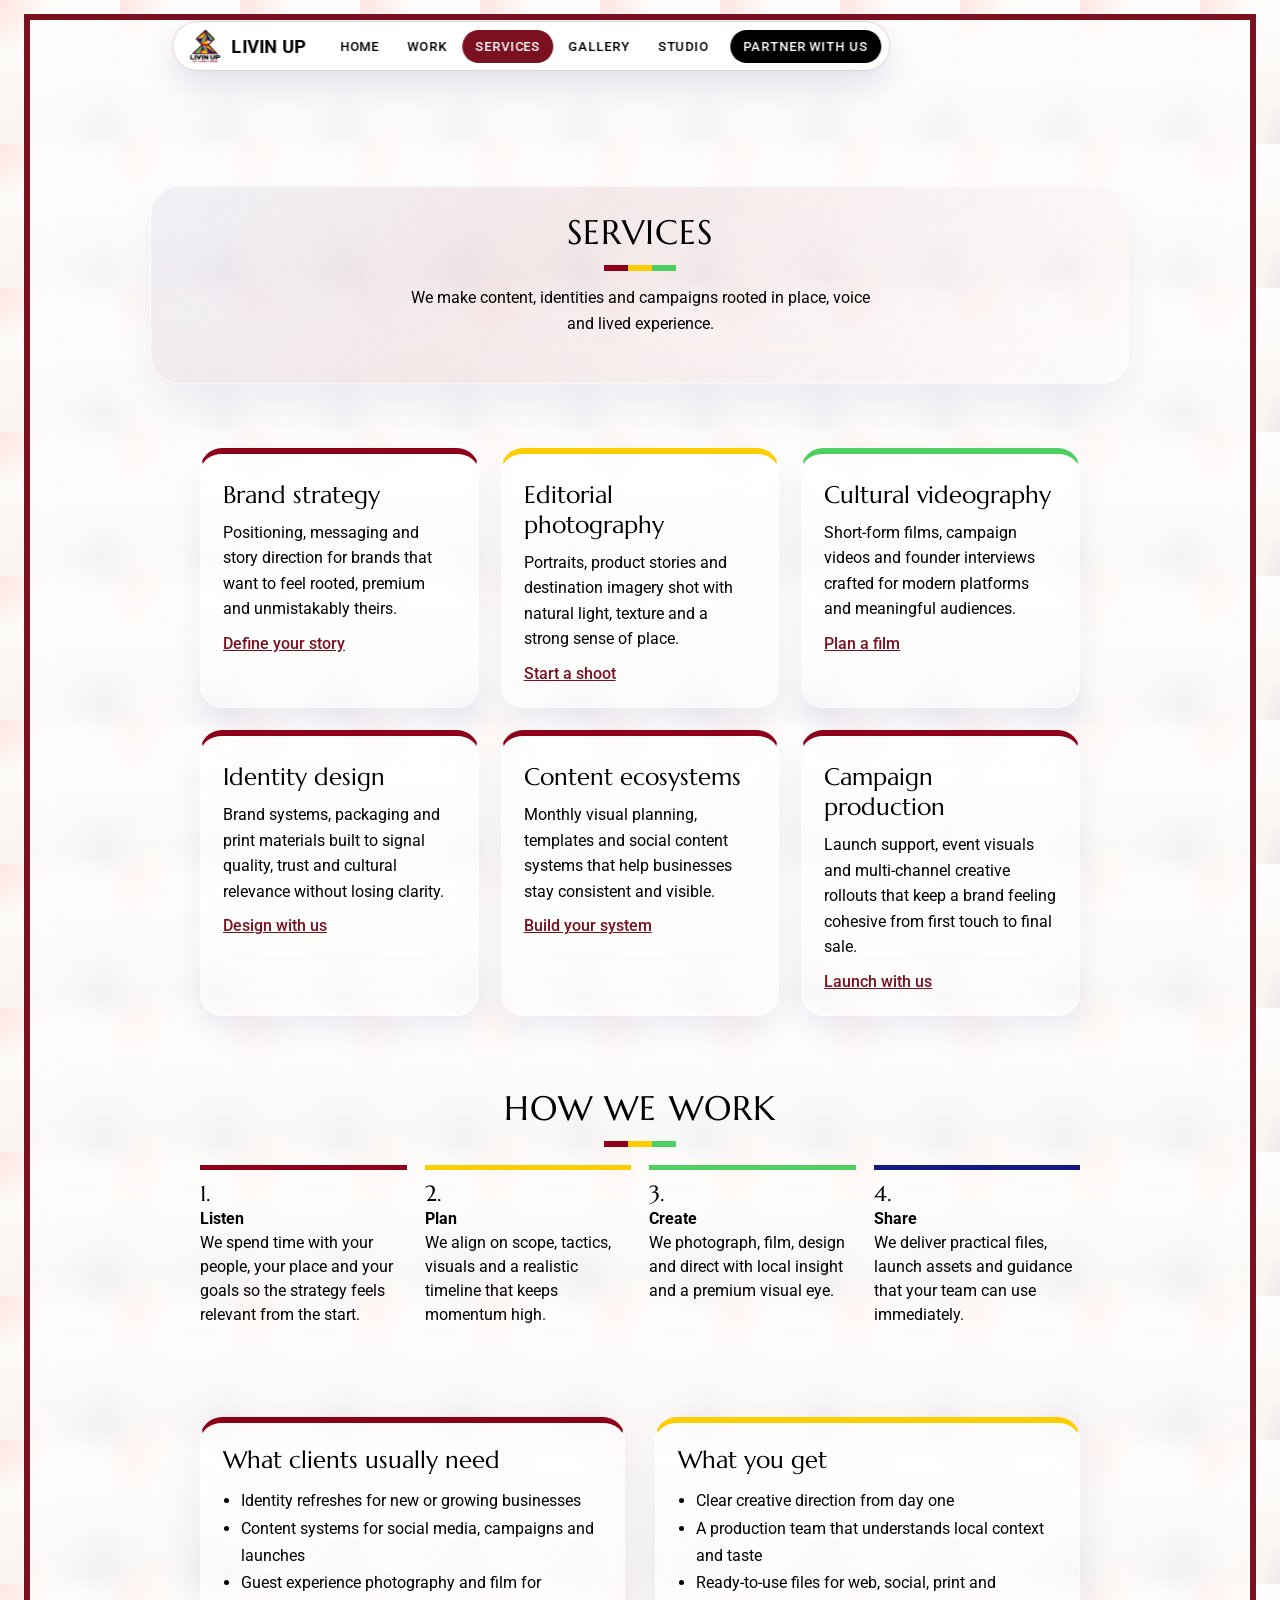
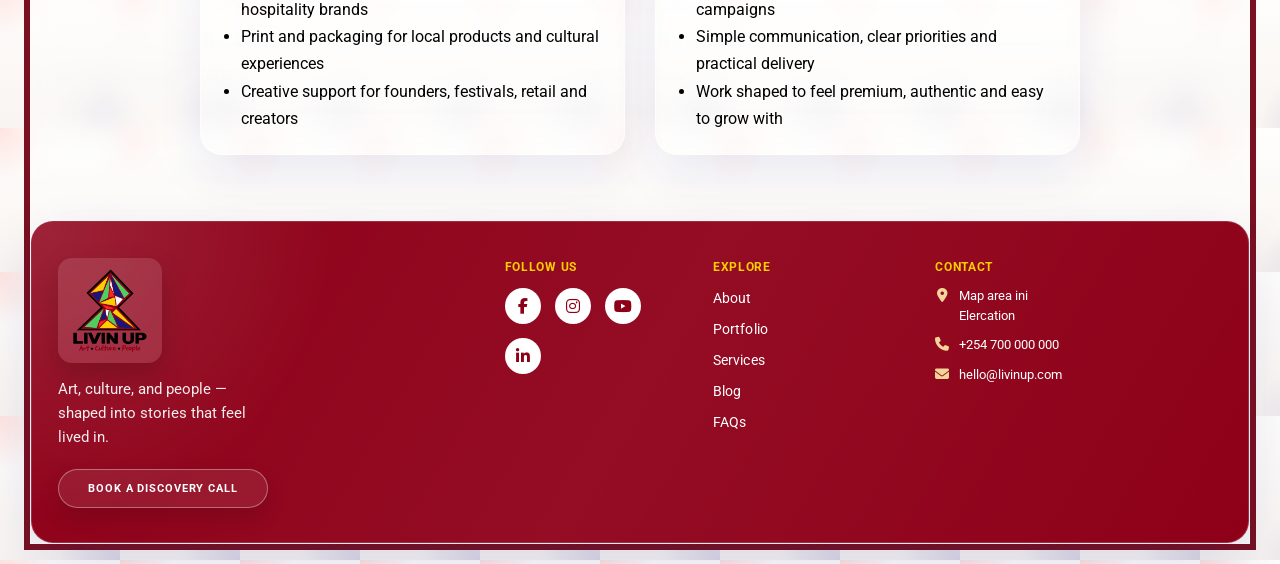
<file: services.html>
<!DOCTYPE html>
<html lang="en">
<head>
  <meta charset="utf-8">
  <meta name="viewport" content="width=device-width, initial-scale=1, viewport-fit=cover">
  <title>Services | Livin Up</title>
  <link href="https://fonts.googleapis.com/css2?family=Marcellus&family=Roboto:wght@400;500;700&display=swap" rel="stylesheet">
  <link rel="stylesheet" href="https://cdnjs.cloudflare.com/ajax/libs/font-awesome/6.5.2/css/all.min.css" crossorigin="anonymous" referrerpolicy="no-referrer" />
  <link rel="stylesheet" href="styles.css">
</head>
<body data-page="services">
  <div class="frame">
    <!-- SITE HEADER / NAVIGATION -->
    <header class="fnav" id="fnav">
      <a class="fb" href="index.html" aria-label="Livin Up home"><img data-markimg alt=""><b>LIVIN UP</b></a>
      <button class="burger" id="bg" type="button" aria-expanded="false" aria-controls="fl">Menu</button>
      <nav id="fl" aria-label="Main">
        <a href="index.html">Home</a>
        <a href="work.html">Work</a>
        <a href="services.html">Services</a>
        <a href="gallery.html">Gallery</a>
        <a href="studio.html">Studio</a>
        <a class="cta" href="contact.html">Partner with us</a>
      </nav>
    </header>

    <!-- PAGE MAIN CONTENT -->
    <main class="main">
      <!-- PAGE INTRO -->
      <section class="page-intro" id="services-intro">
        <h2>Services</h2>
        <p>We make content, identities and campaigns rooted in place, voice and lived experience.</p>
      </section>

      <!-- SERVICES GRID -->
      <section class="page-shell" id="services-grid">
        <div class="mini-grid">
          <article>
            <h3>Brand strategy</h3>
            <p>Positioning, messaging and story direction for brands that want to feel rooted, premium and unmistakably theirs.</p>
            <a class="service-link" href="contact.html">Define your story</a>
          </article>
          <article>
            <h3>Editorial photography</h3>
            <p>Portraits, product stories and destination imagery shot with natural light, texture and a strong sense of place.</p>
            <a class="service-link" href="contact.html">Start a shoot</a>
          </article>
          <article>
            <h3>Cultural videography</h3>
            <p>Short-form films, campaign videos and founder interviews crafted for modern platforms and meaningful audiences.</p>
            <a class="service-link" href="contact.html">Plan a film</a>
          </article>
          <article>
            <h3>Identity design</h3>
            <p>Brand systems, packaging and print materials built to signal quality, trust and cultural relevance without losing clarity.</p>
            <a class="service-link" href="contact.html">Design with us</a>
          </article>
          <article>
            <h3>Content ecosystems</h3>
            <p>Monthly visual planning, templates and social content systems that help businesses stay consistent and visible.</p>
            <a class="service-link" href="contact.html">Build your system</a>
          </article>
          <article>
            <h3>Campaign production</h3>
            <p>Launch support, event visuals and multi-channel creative rollouts that keep a brand feeling cohesive from first touch to final sale.</p>
            <a class="service-link" href="contact.html">Launch with us</a>
          </article>
        </div>
      </section>

      <!-- PROCESS / HOW WE WORK -->
      <section class="page-shell" id="services-process">
        <h2>How we work</h2>
        <ol class="steps">
          <li><b>Listen</b><br>We spend time with your people, your place and your goals so the strategy feels relevant from the start.</li>
          <li><b>Plan</b><br>We align on scope, tactics, visuals and a realistic timeline that keeps momentum high.</li>
          <li><b>Create</b><br>We photograph, film, design and direct with local insight and a premium visual eye.</li>
          <li><b>Share</b><br>We deliver practical files, launch assets and guidance that your team can use immediately.</li>
        </ol>
      </section>

      <!-- CLIENT NEEDS / DELIVERABLES -->
      <section class="page-shell" id="services-details">
        <div class="grid-two">
          <div class="box">
            <h3>What clients usually need</h3>
            <ul>
              <li>Identity refreshes for new or growing businesses</li>
              <li>Content systems for social media, campaigns and launches</li>
              <li>Guest experience photography and film for hospitality brands</li>
              <li>Print and packaging for local products and cultural experiences</li>
              <li>Creative support for founders, festivals, retail and creators</li>
            </ul>
          </div>
          <div class="box">
            <h3>What you get</h3>
            <ul>
              <li>Clear creative direction from day one</li>
              <li>A production team that understands local context and taste</li>
              <li>Ready-to-use files for web, social, print and campaigns</li>
              <li>Simple communication, clear priorities and practical delivery</li>
              <li>Work shaped to feel premium, authentic and easy to grow with</li>
            </ul>
          </div>
        </div>
      </section>
    </main>

    <!-- SITE FOOTER -->
    <footer id="site-footer">
      <div class="footer-brand">
        <img class="footer-brand-mark" src="img/livingup_logo.png" alt="Livin Up logo">
        <p class="brand-line">Art, culture, and people — shaped into stories that feel lived in.</p>
        <a class="footer-cta" href="contact.html">Book a discovery call</a>
      </div>

      <div class="footer-grid">
        <div class="footer-meta">
          <h4>Follow us</h4>
          <div class="soc">
            <a href="https://www.facebook.com" target="_blank" rel="noreferrer" aria-label="Facebook"><i class="fa-brands fa-facebook-f" aria-hidden="true"></i></a>
            <a href="https://www.instagram.com/livinupke/" target="_blank" rel="noreferrer" aria-label="Instagram"><i class="fa-brands fa-instagram" aria-hidden="true"></i></a>
            <a href="https://www.youtube.com" target="_blank" rel="noreferrer" aria-label="YouTube"><i class="fa-brands fa-youtube" aria-hidden="true"></i></a>
            <a href="https://www.linkedin.com" target="_blank" rel="noreferrer" aria-label="LinkedIn"><i class="fa-brands fa-linkedin-in" aria-hidden="true"></i></a>
          </div>
        </div>

        <div class="footer-meta">
          <h4>Explore</h4>
          <nav class="footer-links" aria-label="Footer navigation">
            <a href="index.html">About</a>
            <a href="work.html">Portfolio</a>
            <a href="services.html">Services</a>
            <a href="studio.html">Blog</a>
            <a href="contact.html">FAQs</a>
          </nav>
        </div>
      </div>

      <div class="footer-contact">
        <h4>Contact</h4>
        <div class="contact-item"><i class="fa-solid fa-location-dot" aria-hidden="true"></i><a href="https://maps.google.com" target="_blank" rel="noreferrer">Map area ini<br>Elercation</a></div>
        <div class="contact-item"><i class="fa-solid fa-phone" aria-hidden="true"></i><a href="tel:+254700000000">+254 700 000 000</a></div>
        <div class="contact-item"><i class="fa-solid fa-envelope" aria-hidden="true"></i><a href="mailto:hello@livinup.com">hello@livinup.com</a></div>
      </div>
    </footer>
  </div>
  <script src="script.js"></script>
</body>
</html>
</file>
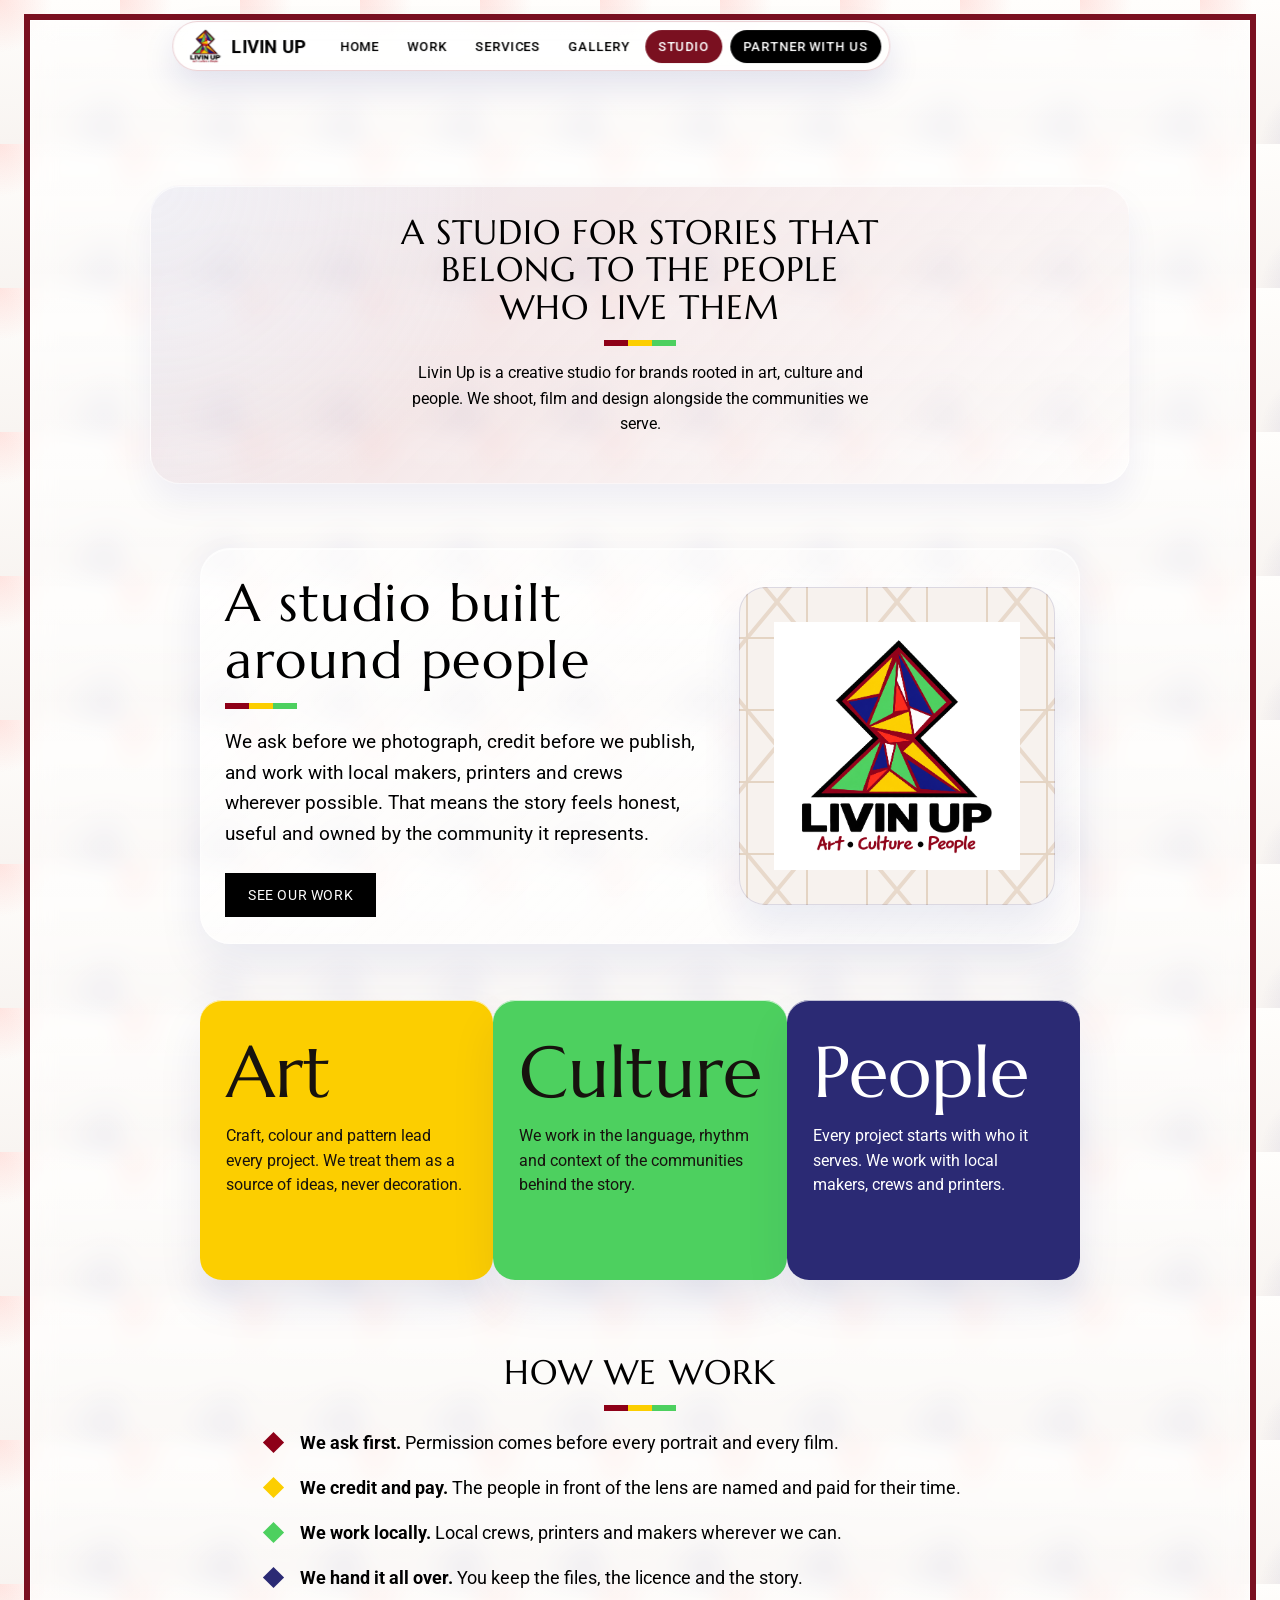
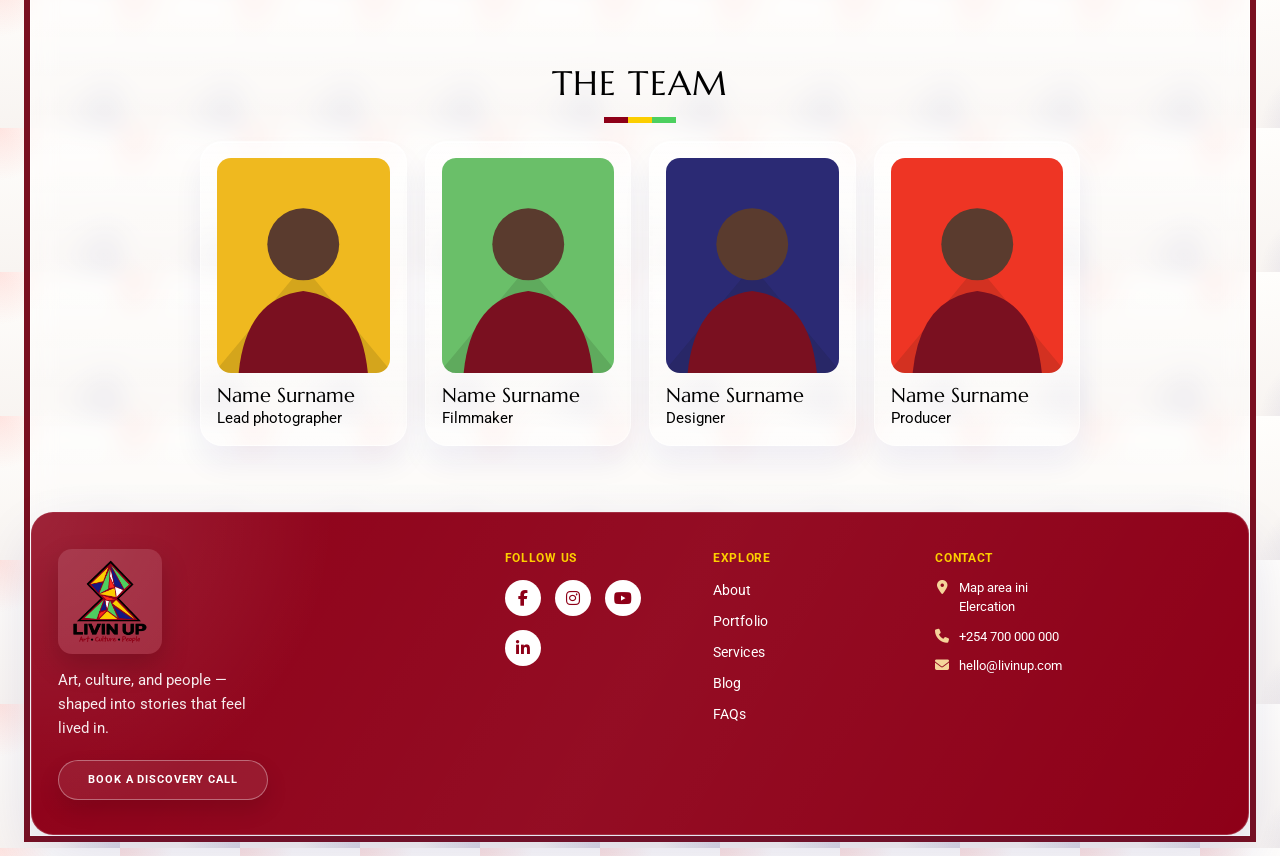
<file: studio.html>
<!DOCTYPE html>
<html lang="en">
<head>
  <meta charset="utf-8">
  <meta name="viewport" content="width=device-width, initial-scale=1, viewport-fit=cover">
  <title>Studio | Livin Up</title>
  <link href="https://fonts.googleapis.com/css2?family=Marcellus&family=Roboto:wght@400;500;700&display=swap" rel="stylesheet">
  <link rel="stylesheet" href="https://cdnjs.cloudflare.com/ajax/libs/font-awesome/6.5.2/css/all.min.css" crossorigin="anonymous" referrerpolicy="no-referrer" />
  <link rel="stylesheet" href="styles.css">
</head>
<body data-page="studio">
  <div class="frame">
    <!-- SITE HEADER / NAVIGATION -->
    <header class="fnav" id="fnav">
      <a class="fb" href="index.html" aria-label="Livin Up home"><img data-markimg alt=""><b>LIVIN UP</b></a>
      <button class="burger" id="bg" type="button" aria-expanded="false" aria-controls="fl">Menu</button>
      <nav id="fl" aria-label="Main">
        <a href="index.html">Home</a>
        <a href="work.html">Work</a>
        <a href="services.html">Services</a>
        <a href="gallery.html">Gallery</a>
        <a href="studio.html">Studio</a>
        <a class="cta" href="contact.html">Partner with us</a>
      </nav>
    </header>

    <!-- PAGE MAIN CONTENT -->
    <main class="main">
      <!-- PAGE INTRO -->
      <section class="page-intro" id="studio-intro">
        <h2>A studio for stories that belong to the people who live them</h2>
        <p>Livin Up is a creative studio for brands rooted in art, culture and people. We shoot, film and design alongside the communities we serve.</p>
      </section>

      <!-- STUDIO STORY / VALUES -->
      <section class="page-shell" id="studio-story">
        <div class="sh">
          <div>
            <h2 style="text-align:left">A studio built around people</h2>
            <p class="lead2">We ask before we photograph, credit before we publish, and work with local makers, printers and crews wherever possible. That means the story feels honest, useful and owned by the community it represents.</p>
            <a class="btn" href="work.html">See our work</a>
          </div>
          <div class="sl"><div><img data-logo alt="Livin Up"></div></div>
        </div>

        <div class="pil">
          <article class="p1"><h3>Art</h3><p>Craft, colour and pattern lead every project. We treat them as a source of ideas, never decoration.</p></article>
          <article class="p2"><h3>Culture</h3><p>We work in the language, rhythm and context of the communities behind the story.</p></article>
          <article class="p3"><h3>People</h3><p>Every project starts with who it serves. We work with local makers, crews and printers.</p></article>
        </div>
      </section>

      <!-- WORKING PRINCIPLES -->
      <section class="page-shell" id="studio-principles">
        <h2>How we work</h2>
        <ul class="cm">
          <li><b>We ask first.</b> Permission comes before every portrait and every film.</li>
          <li><b>We credit and pay.</b> The people in front of the lens are named and paid for their time.</li>
          <li><b>We work locally.</b> Local crews, printers and makers wherever we can.</li>
          <li><b>We hand it all over.</b> You keep the files, the licence and the story.</li>
        </ul>
      </section>

      <!-- TEAM SECTION -->
      <section class="page-shell" id="studio-team">
        <h2>The team</h2>
        <div class="team" id="team"></div>
      </section>
    </main>

    <!-- SITE FOOTER -->
    <footer id="site-footer">
      <div class="footer-brand">
        <img class="footer-brand-mark" src="img/livingup_logo.png" alt="Livin Up logo">
        <p class="brand-line">Art, culture, and people — shaped into stories that feel lived in.</p>
        <a class="footer-cta" href="contact.html">Book a discovery call</a>
      </div>

      <div class="footer-grid">
        <div class="footer-meta">
          <h4>Follow us</h4>
          <div class="soc">
            <a href="https://www.facebook.com" target="_blank" rel="noreferrer" aria-label="Facebook"><i class="fa-brands fa-facebook-f" aria-hidden="true"></i></a>
            <a href="https://www.instagram.com/livinupke/" target="_blank" rel="noreferrer" aria-label="Instagram"><i class="fa-brands fa-instagram" aria-hidden="true"></i></a>
            <a href="https://www.youtube.com" target="_blank" rel="noreferrer" aria-label="YouTube"><i class="fa-brands fa-youtube" aria-hidden="true"></i></a>
            <a href="https://www.linkedin.com" target="_blank" rel="noreferrer" aria-label="LinkedIn"><i class="fa-brands fa-linkedin-in" aria-hidden="true"></i></a>
          </div>
        </div>

        <div class="footer-meta">
          <h4>Explore</h4>
          <nav class="footer-links" aria-label="Footer navigation">
            <a href="index.html">About</a>
            <a href="work.html">Portfolio</a>
            <a href="services.html">Services</a>
            <a href="studio.html">Blog</a>
            <a href="contact.html">FAQs</a>
          </nav>
        </div>
      </div>

      <div class="footer-contact">
        <h4>Contact</h4>
        <div class="contact-item"><i class="fa-solid fa-location-dot" aria-hidden="true"></i><a href="https://maps.google.com" target="_blank" rel="noreferrer">Map area ini<br>Elercation</a></div>
        <div class="contact-item"><i class="fa-solid fa-phone" aria-hidden="true"></i><a href="tel:+254700000000">+254 700 000 000</a></div>
        <div class="contact-item"><i class="fa-solid fa-envelope" aria-hidden="true"></i><a href="mailto:hello@livinup.com">hello@livinup.com</a></div>
      </div>
    </footer>
  </div>
  <script src="script.js"></script>
</body>
</html>
</file>
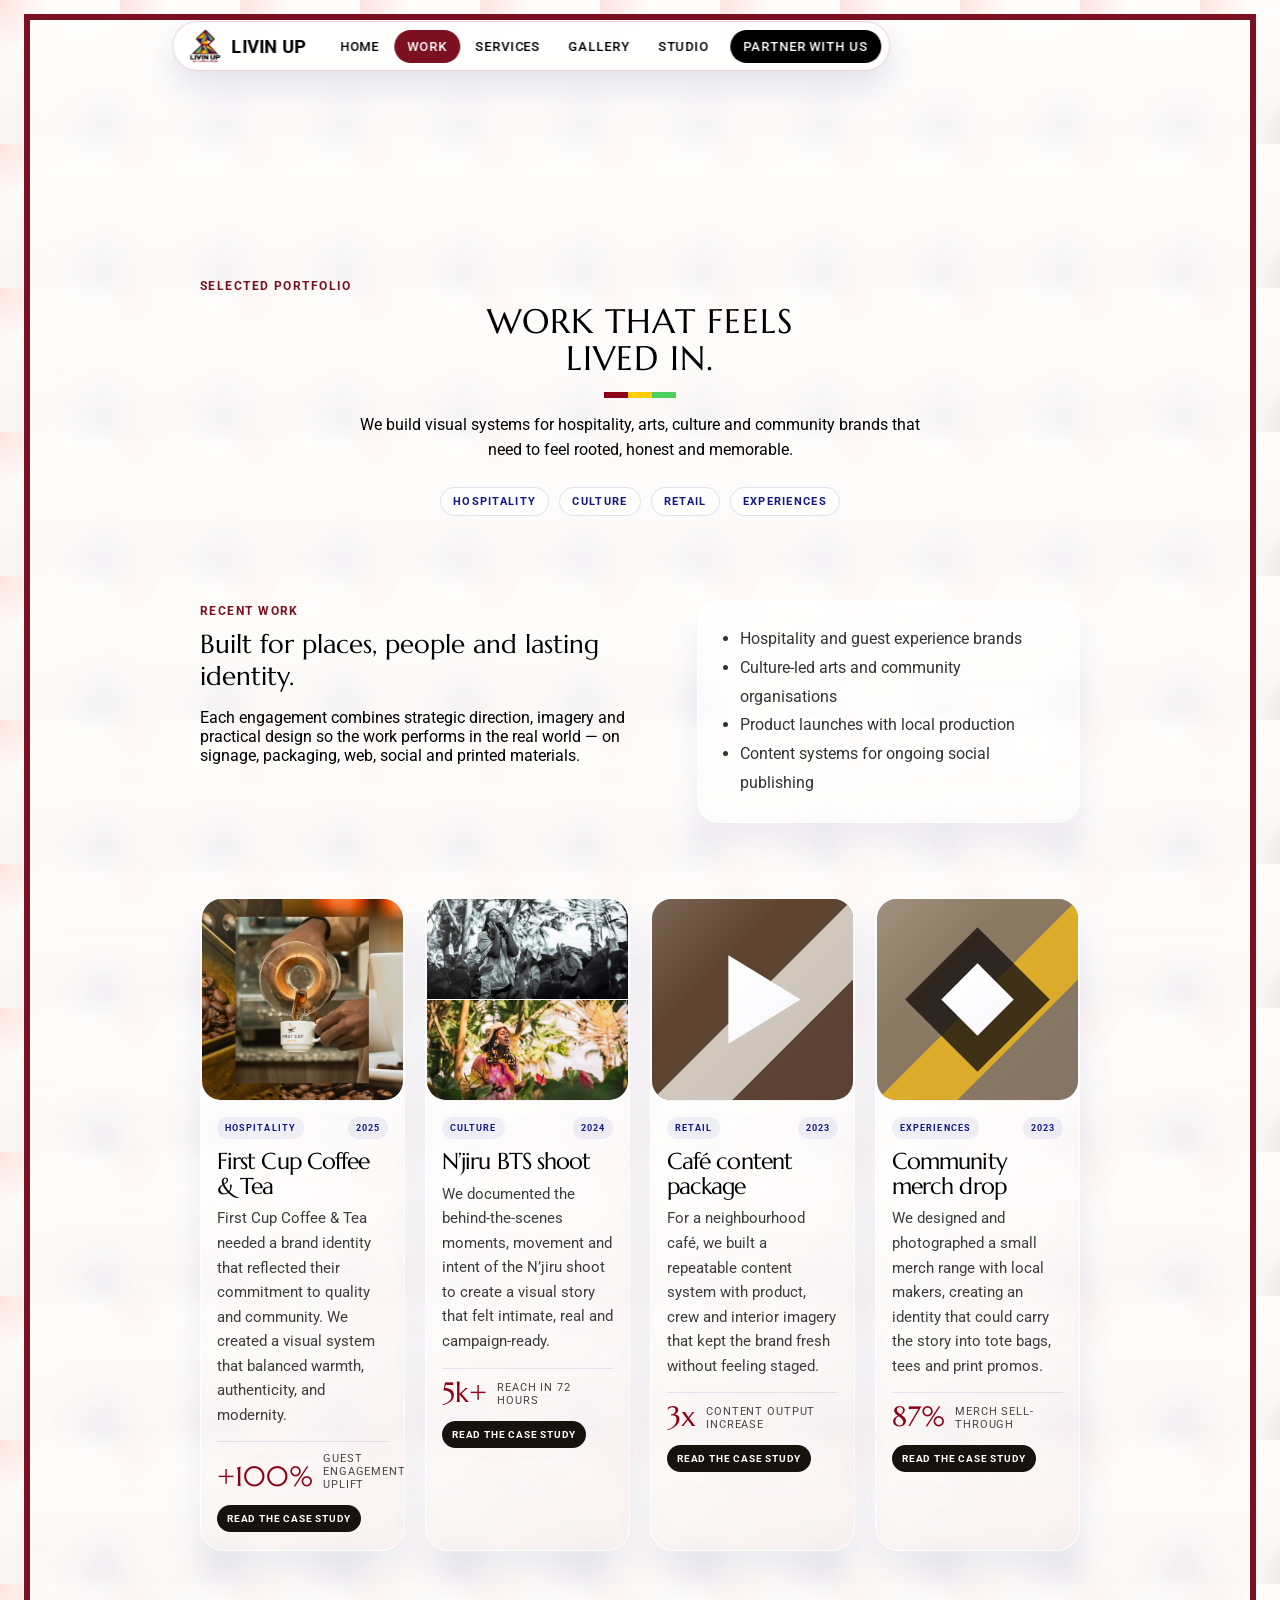
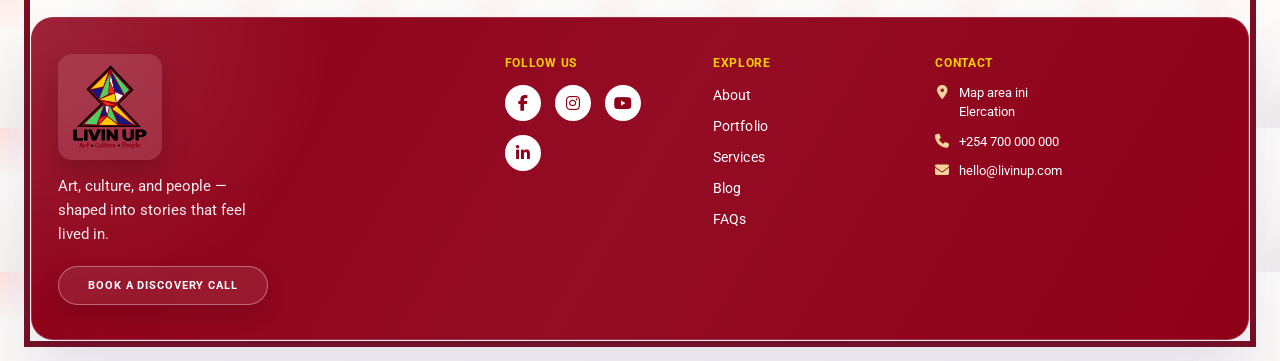
<file: work.html>
<!DOCTYPE html>
<html lang="en">
<head>
  <meta charset="utf-8">
  <meta name="viewport" content="width=device-width, initial-scale=1, viewport-fit=cover">
  <title>Work | Livin Up</title>
  <link href="https://fonts.googleapis.com/css2?family=Marcellus&family=Roboto:wght@400;500;700&display=swap" rel="stylesheet">
  <link rel="stylesheet" href="https://cdnjs.cloudflare.com/ajax/libs/font-awesome/6.5.2/css/all.min.css" crossorigin="anonymous" referrerpolicy="no-referrer" />
  <link rel="stylesheet" href="styles.css?v=20261007-3">
</head>
<body data-page="work">
  <div class="frame">
    <!-- SITE HEADER / NAVIGATION -->
    <header class="fnav" id="fnav">
      <a class="fb" href="index.html" aria-label="Livin Up home"><img data-markimg alt=""><b>LIVIN UP</b></a>
      <button class="burger" id="bg" type="button" aria-expanded="false" aria-controls="fl">Menu</button>
      <nav id="fl" aria-label="Main">
        <a href="index.html">Home</a>
        <a href="work.html">Work</a>
        <a href="services.html">Services</a>
        <a href="gallery.html">Gallery</a>
        <a href="studio.html">Studio</a>
        <a class="cta" href="contact.html">Partner with us</a>
      </nav>
    </header>

    <!-- PAGE MAIN CONTENT -->
    <main class="main">
      <!-- PAGE INTRO -->
      <section class="page-intro work-hero" id="work-intro">
        <span class="kicker work-badge">Selected portfolio</span>
        <h2>Work that feels lived in.</h2>
        <p>We build visual systems for hospitality, arts, culture and community brands that need to feel rooted, honest and memorable.</p>
        <div class="work-tags" aria-label="Work categories">
          <span>Hospitality</span>
          <span>Culture</span>
          <span>Retail</span>
          <span>Experiences</span>
        </div>
      </section>

      <!-- FEATURED WORK SUMMARY -->
      <section class="page-shell case-block work-summary" id="work-summary">
        <div class="summary-copy">
          <span class="kicker">Recent work</span>
          <h3>Built for places, people and lasting identity.</h3>
          <p>Each engagement combines strategic direction, imagery and practical design so the work performs in the real world — on signage, packaging, web, social and printed materials.</p>
        </div>
        <div class="meta-card">
          <ul>
            <li>Hospitality and guest experience brands</li>
            <li>Culture-led arts and community organisations</li>
            <li>Product launches with local production</li>
            <li>Content systems for ongoing social publishing</li>
          </ul>
        </div>
      </section>

      <!-- PROJECT LIST -->
      <section class="page-shell" id="work-projects">
        <div id="wr" class="project-list">
          <button id="project-0" class="project-item" type="button" data-case-study="0">
            <div class="mini-placeholder">
              <img src="img/firstcup/Coffee%20is%20more%20than%20a%20drink,%20its%20a%20language%20of%20flavour.%20Each%20roast%20speaks%20with%20its%20unique%20aroma,%20(1).jpg" alt="First Cup Coffee & Tea" loading="eager">
            </div>
            <div class="project-detail">
              <div class="project-meta"><span>Hospitality</span><span>2025</span></div>
              <h3>First Cup Coffee & Tea</h3>
              <p>First Cup Coffee & Tea needed a brand identity that reflected their commitment to quality and community. We created a visual system that balanced warmth, authenticity, and modernity.</p>
              <div class="project-results"><strong>+100%</strong><small>Guest engagement uplift</small></div>
              <b>Read the case study</b>
            </div>
          </button>

          <button id="project-1" class="project-item" type="button" data-case-study="1">
            <div class="mini-placeholder">
              <img src="img/Njiru/BTS%20moments%20from%20my%20perspective%20during%20the%20recce.I%20got%20to%20document%20the%20process%20and%20moments%20that%20%20(1).jpg" alt="N’jiru BTS shoot" loading="eager">
            </div>
            <div class="project-detail">
              <div class="project-meta"><span>Culture</span><span>2024</span></div>
              <h3>N’jiru BTS shoot</h3>
              <p>We documented the behind-the-scenes moments, movement and intent of the N’jiru shoot to create a visual story that felt intimate, real and campaign-ready.</p>
              <div class="project-results"><strong>5k+</strong><small>Reach in 72 hours</small></div>
              <b>Read the case study</b>
            </div>
          </button>

          <button id="project-2" class="project-item" type="button" data-case-study="2">
            <div class="mini-placeholder"><svg viewBox="0 0 100 100" preserveAspectRatio="xMidYMid slice" role="img" aria-label="Café content package"><rect width="100" height="100" fill="#5e4430"/><path d="M0 100 100 0v40L40 100z" fill="#e8e2d8" opacity=".85"/><path d="M38 28 74 50 38 72z" fill="#fff"/></svg></div>
            <div class="project-detail">
              <div class="project-meta"><span>Retail</span><span>2023</span></div>
              <h3>Café content package</h3>
              <p>For a neighbourhood café, we built a repeatable content system with product, crew and interior imagery that kept the brand fresh without feeling staged.</p>
              <div class="project-results"><strong>3x</strong><small>Content output increase</small></div>
              <b>Read the case study</b>
            </div>
          </button>

          <button id="project-3" class="project-item" type="button" data-case-study="3">
            <div class="mini-placeholder"><svg viewBox="0 0 100 100" preserveAspectRatio="xMidYMid slice" role="img" aria-label="Community merch drop"><rect width="100" height="100" fill="#8b7a63"/><path d="M0 100 100 0v40L40 100z" fill="#efb91f" opacity=".85"/><path d="M50 14 86 50 50 86 14 50z" fill="#17120e" opacity=".8"/><path d="M50 32 68 50 50 68 32 50z" fill="#fff"/></svg></div>
            <div class="project-detail">
              <div class="project-meta"><span>Experiences</span><span>2023</span></div>
              <h3>Community merch drop</h3>
              <p>We designed and photographed a small merch range with local makers, creating an identity that could carry the story into tote bags, tees and print promos.</p>
              <div class="project-results"><strong>87%</strong><small>Merch sell-through</small></div>
              <b>Read the case study</b>
            </div>
          </button>
        </div>
      </section>
    </main>

    <!-- SITE FOOTER -->
    <footer id="site-footer">
      <div class="footer-brand">
        <img class="footer-brand-mark" src="img/livingup_logo.png" alt="Livin Up logo">
        <p class="brand-line">Art, culture, and people — shaped into stories that feel lived in.</p>
        <a class="footer-cta" href="contact.html">Book a discovery call</a>
      </div>

      <div class="footer-grid">
        <div class="footer-meta">
          <h4>Follow us</h4>
          <div class="soc">
            <a href="https://www.facebook.com" target="_blank" rel="noreferrer" aria-label="Facebook"><i class="fa-brands fa-facebook-f" aria-hidden="true"></i></a>
            <a href="https://www.instagram.com/livinupke/" target="_blank" rel="noreferrer" aria-label="Instagram"><i class="fa-brands fa-instagram" aria-hidden="true"></i></a>
            <a href="https://www.youtube.com" target="_blank" rel="noreferrer" aria-label="YouTube"><i class="fa-brands fa-youtube" aria-hidden="true"></i></a>
            <a href="https://www.linkedin.com" target="_blank" rel="noreferrer" aria-label="LinkedIn"><i class="fa-brands fa-linkedin-in" aria-hidden="true"></i></a>
          </div>
        </div>

        <div class="footer-meta">
          <h4>Explore</h4>
          <nav class="footer-links" aria-label="Footer navigation">
            <a href="index.html">About</a>
            <a href="work.html">Portfolio</a>
            <a href="services.html">Services</a>
            <a href="studio.html">Blog</a>
            <a href="contact.html">FAQs</a>
          </nav>
        </div>
      </div>

      <div class="footer-contact">
        <h4>Contact</h4>
        <div class="contact-item"><i class="fa-solid fa-location-dot" aria-hidden="true"></i><a href="https://maps.google.com" target="_blank" rel="noreferrer">Map area ini<br>Elercation</a></div>
        <div class="contact-item"><i class="fa-solid fa-phone" aria-hidden="true"></i><a href="tel:+254700000000">+254 700 000 000</a></div>
        <div class="contact-item"><i class="fa-solid fa-envelope" aria-hidden="true"></i><a href="mailto:hello@livinup.com">hello@livinup.com</a></div>
      </div>
    </footer>
  </div>

  <dialog id="case-study-modal" aria-labelledby="case-study-title">
    <div class="case-modal-shell">
      <button class="case-close" id="case-study-close" type="button" aria-label="Close case study">×</button>
      <div class="case-modal-stage">
        <div class="case-slide-stage" id="case-slide-stage" aria-live="polite"></div>
        <div class="case-slide-controls">
          <button type="button" class="case-arrow" id="case-study-prev" aria-label="Previous slide">←</button>
          <div class="case-dots" id="case-slide-dots" aria-label="Slide navigation"></div>
          <button type="button" class="case-arrow" id="case-study-next" aria-label="Next slide">→</button>
        </div>
      </div>
      <div class="case-modal-copy" id="case-study-content"></div>
    </div>
  </dialog>

  <script src="script.js?v=20261007-3"></script>
</body>
</html>
</file>
<file: styles.css>
/* DESIGN TOKENS / GLOBAL SETTINGS */
:root{--bg:#FCFCFC;--ink:#000000;--soft:#f2f2f2;--red:#8E0018;--cta:#FC2A1C;--yel:#FCCE00;--grn:#4DD05F;--pur:#131983;--blu:#131983;--navy:#131983;--clay:#a98b74;--serif:"Marcellus","Cinzel",Georgia,serif;--sans:"Roboto",Arial,sans-serif;box-sizing:border-box;padding-top:env(safe-area-inset-top,0px);padding-bottom:env(safe-area-inset-bottom,0px)}
@media (prefers-color-scheme:dark){:root:not([data-theme="light"]){--bg:#131983;--ink:#FCFCFC;--soft:#1c1c1c}}
:root[data-theme="dark"]{--bg:#131983;--ink:#FCFCFC;--soft:#1c1c1c}
html{scroll-padding-top:env(safe-area-inset-top,0px);scroll-behavior:smooth}
*{box-sizing:border-box}
body{margin:0;font-family:var(--sans);color:var(--ink);background:radial-gradient(circle at top left, rgba(252,42,28,0.12), transparent 28%), radial-gradient(circle at bottom right, rgba(19,25,131,0.12), transparent 32%), linear-gradient(180deg, #fffefc 0%, #f8f4f1 100%);background-size:120px 144px;padding:clamp(10px,1.8vw,20px)}
.frame{background:linear-gradient(180deg, rgba(255,255,255,0.52), rgba(255,255,255,0.28));backdrop-filter:blur(12px);-webkit-backdrop-filter:blur(12px);max-width:1180px;margin:0 auto;display:grid;grid-template-columns:150px 1fr;box-shadow:0 0 0 6px var(--red), 0 24px 70px rgba(19,25,131,0.08);border:1px solid rgba(255,255,255,0.7)}

/* LAYOUT / MAIN STRUCTURE */
a{color:inherit}
:focus-visible{outline:3px solid var(--blu);outline-offset:3px}
.side{padding:22px 10px;text-align:center;position:sticky;top:0;align-self:start;background:var(--bg);z-index:3}
.brand{display:block;text-decoration:none;margin-bottom:28px}
.brand img{width:118px;height:auto;display:block;margin:0 auto;background:#fff}
.brand b{display:block;font:700 22px/1 var(--sans);letter-spacing:.5px;margin-top:4px}
.brand small{display:block;color:var(--red);font-size:9px;margin-top:3px}
.side nav{display:flex;flex-direction:column;gap:14px}
.side nav a{text-decoration:none;font-size:14px;letter-spacing:.8px;text-transform:uppercase;padding:2px 0;color:var(--ink)}
.side nav a:hover{color:var(--red)}
/* HOME PAGE HERO */
.hero{display:grid;grid-template-columns:1fr 1fr;min-height:530px;position:relative;overflow:hidden;border:1px solid rgba(255,255,255,.5);background:linear-gradient(135deg, rgba(19,25,131,0.24), rgba(32,20,24,0.18) 38%, rgba(255,255,255,0.08) 100%);box-shadow:0 28px 72px rgba(19,25,131,0.12), inset 0 1px 0 rgba(255,255,255,0.5);border-radius:30px}
.hero::before{content:"";position:absolute;inset:0;background:radial-gradient(circle at 18% 20%, rgba(255,255,255,0.18), transparent 24%), linear-gradient(90deg, rgba(20,15,18,0.62) 0%, rgba(20,15,18,0.32) 38%, rgba(20,15,18,0.08) 68%, rgba(20,15,18,0.14) 100%);pointer-events:none;z-index:1}
.hero::after{content:"";position:absolute;inset:14px;border:1px solid rgba(255,255,255,0.18);border-radius:26px;pointer-events:none;z-index:3}
.ph{position:relative;overflow:hidden;filter:saturate(1.08) contrast(1.08) brightness(.9)}
.ph.a{background:linear-gradient(180deg,#5d7799 0%,#a7a38f 55%,#5c6a35 100%)}
.ph.b{background:linear-gradient(160deg,#d8d0c6,#a98b74 60%,#6f5846)}
.ph img,.ph svg{position:absolute;inset:0;width:100%;height:100%;object-fit:cover;display:block;transform:scale(1.04)}
.hero .copy{position:absolute;inset:0;z-index:2;display:flex;flex-direction:column;align-items:flex-start;justify-content:center;text-align:left;color:#fff;padding:clamp(24px,5vw,70px) clamp(26px,5vw,78px);background:linear-gradient(90deg, rgba(17,12,10,.46) 0%, rgba(17,12,10,.18) 45%, rgba(17,12,10,0) 70%);backdrop-filter:blur(2px);-webkit-backdrop-filter:blur(2px);box-shadow:none;max-width:62%}
.hero h1{font:400 clamp(30px,4.6vw,60px)/1.02 var(--serif);text-transform:none;margin:0 0 18px;letter-spacing:.02em;text-shadow:0 4px 18px rgba(0,0,0,.28);max-width:11.5ch}
.hero p{font-size:clamp(17px,2vw,24px);line-height:1.35;margin:0 0 28px;max-width:24ch;color:rgba(255,255,255,.96);font-weight:500}
.btns{display:flex;gap:14px;flex-wrap:wrap;justify-content:flex-start}
.btn{display:inline-block;padding:13px 22px;font-size:14px;letter-spacing:.6px;text-transform:uppercase;text-decoration:none;border:1px solid var(--ink);background:var(--ink);color:var(--bg);cursor:pointer;font-family:var(--sans);transition:transform .2s ease,background-color .2s ease,border-color .2s ease,box-shadow .2s ease}
.btn.w{background:#fff;color:var(--ink);border-color:#fff;box-shadow:0 10px 22px rgba(0,0,0,.12)}
.btn:hover,.btn:focus-visible{background:var(--cta);border-color:var(--cta);color:#fff;transform:translateY(-1px);box-shadow:0 12px 24px rgba(252,42,28,.22)}
.card-logo{position:absolute;right:3%;bottom:7%;width:clamp(110px,17%,190px);background:#fff;padding:8px;transform:rotate(5deg);box-shadow:0 8px 24px rgba(0,0,0,.4);text-align:center;color:#17120e;border:1px solid rgba(23,18,14,.1);z-index:2}
.card-logo img{width:100%;height:auto;display:block}
.card-logo b{display:block;font:700 clamp(16px,2.3vw,26px)/1 var(--sans)}
.card-logo small{font-size:9px;color:var(--red)}
/* CONTENT SECTIONS */
section{padding:46px clamp(18px,4vw,50px) 14px}
h2{font:400 clamp(26px,3vw,34px)/1.1 var(--serif);text-transform:uppercase;text-align:center;margin:0 0 28px}
.services-showcase,.work-showcase{padding-top:46px}
.services-intro{display:flex;align-items:end;justify-content:space-between;gap:20px;margin-bottom:24px}
.eyebrow{display:inline-block;margin:0 0 8px;color:var(--red);font-size:12px;letter-spacing:.14em;text-transform:uppercase;font-weight:700}
.services-intro p{margin:0;max-width:42ch;color:rgba(0,0,0,.7);line-height:1.6}
.svc-carousel,.work-carousel{position:relative;overflow:hidden;padding:6px 2px 8px}
.svc-track,.work-track{display:grid;grid-auto-flow:column;grid-auto-columns:minmax(280px,1fr);gap:20px;transition:transform .7s cubic-bezier(.22,1,.36,1), opacity .5s ease;will-change:transform}
.svc-card,.work-card{position:relative;min-height:310px;padding:24px 20px 20px;border:1px solid rgba(255,255,255,.5);background:linear-gradient(180deg, rgba(255,255,255,.56), rgba(255,255,255,.18));backdrop-filter:blur(18px);-webkit-backdrop-filter:blur(18px);box-shadow:0 22px 38px rgba(19,25,131,.08), inset 0 1px 0 rgba(255,255,255,.7);border-radius:22px;display:flex;flex-direction:column;justify-content:space-between;overflow:hidden;animation:cinematicSlide .75s ease both;transition:transform .25s ease, box-shadow .25s ease, border-color .25s ease;text-decoration:none}
.svc-card:hover,.work-card:hover{transform:translateY(-6px);box-shadow:0 26px 48px rgba(19,25,131,.12);border-color:rgba(255,255,255,.75)}
.svc-card::before,.work-card::before{content:"";position:absolute;inset:0 auto auto 0;width:100%;height:4px;background:var(--red);opacity:.8}
.svc-card.svc-yellow::before,.work-card:nth-child(2n)::before{background:var(--yel)}
.svc-card.svc-green::before,.work-card:nth-child(3n)::before{background:var(--grn)}
.svc-card.svc-navy::before,.work-card:nth-child(4n)::before{background:var(--navy)}
.service-tag{display:inline-block;align-self:flex-start;padding:7px 10px;border-radius:999px;background:rgba(255,255,255,.4);border:1px solid rgba(255,255,255,.45);font-size:11px;letter-spacing:.12em;text-transform:uppercase;font-weight:700;color:var(--ink)}
.svc-card h3,.work-copy h3{margin:14px 0 10px;font:400 clamp(24px,2vw,30px)/1.1 var(--serif)}
.svc-card p,.work-copy p{margin:0;color:rgba(0,0,0,.75);line-height:1.6}
.svc-card ul{margin:18px 0 0;padding-left:18px;color:rgba(0,0,0,.8);line-height:1.8}
.svc-controls{display:flex;justify-content:flex-end;gap:10px;margin-top:18px}
.svc-controls button{width:42px;height:42px;border-radius:50%;border:1px solid rgba(19,25,131,.2);background:rgba(255,255,255,.45);backdrop-filter:blur(20px);-webkit-backdrop-filter:blur(20px);color:var(--ink);cursor:pointer;font-size:24px;line-height:1;transition:transform .2s ease,background .2s ease}
.svc-controls button:hover,.svc-controls button:focus-visible{background:var(--red);color:#fff;transform:translateY(-1px)}
.svc-controls button:disabled{opacity:.45;cursor:not-allowed;transform:none}
@keyframes cinematicSlide{0%{opacity:0;transform:translate3d(18px,16px,0) scale(.98)}100%{opacity:1;transform:translate3d(0,0,0) scale(1)}}

.work-showcase{padding-top:58px}
.work-card{min-height:380px;padding:0;overflow:hidden;background:linear-gradient(180deg, rgba(255,255,255,.54), rgba(255,255,255,.18));}
.work-card::before{height:5px}
.work-visual{height:220px;overflow:hidden;border-bottom:1px solid rgba(0,0,0,.06)}
.work-visual svg{display:block;width:100%;height:100%}
.work-copy{padding:18px 18px 20px;display:flex;flex-direction:column;gap:8px}
.work-copy span{display:inline-block;padding:7px 10px;border-radius:999px;background:rgba(19,25,131,.06);color:var(--navy);font-size:11px;letter-spacing:.12em;text-transform:uppercase;font-weight:700}
.work-copy h3{margin:0;font-size:clamp(22px,2vw,28px)}
.work-copy p{font-size:15px}
.cases{display:grid;grid-template-columns:repeat(4,1fr);gap:18px}
.cases a{text-decoration:none;display:block;padding:10px;border:1px solid rgba(255,255,255,.52);background:linear-gradient(180deg, rgba(255,255,255,0.48), rgba(255,255,255,0.22));backdrop-filter:blur(20px);-webkit-backdrop-filter:blur(20px);transition:transform .2s ease,box-shadow .2s ease,border-color .2s ease;box-shadow:0 20px 38px rgba(19,25,131,.08), inset 0 1px 0 rgba(255,255,255,.7);border-radius:18px}
.cases a:hover,.cases a:focus-visible{transform:translateY(-4px);border-color:rgba(255,255,255,.8);box-shadow:0 28px 44px rgba(19,25,131,.14)}
.cases .img{aspect-ratio:1/1.05;position:relative;overflow:hidden;margin-bottom:12px;border:1px solid rgba(23,18,14,.08)}
.cases .img svg{width:100%;height:100%;display:block}
.cases a:hover .img{outline:3px solid var(--yel);outline-offset:-3px}
.cases span{font-weight:500;font-size:15px;display:block;padding:0 2px 4px;color:#17120e;letter-spacing:.01em}
/* FOOTER STYLES */
footer{position:relative;overflow:hidden;background:linear-gradient(135deg, rgba(142,0,24,1) 0%, rgba(142,0,24,1) 45%, rgba(124,0,29,1) 100%);border:1px solid rgba(255,255,255,0.18);border-radius:22px;margin-top:40px;padding:30px 26px 24px;display:grid;grid-template-columns:1.25fr 1.2fr .9fr;gap:48px;grid-column:1/-1;color:#fff;align-items:start;box-shadow:0 26px 60px rgba(19,25,131,0.12)}
footer::before{content:"";position:absolute;inset:0;background:radial-gradient(circle at top left, rgba(255,255,255,0.14), transparent 24%), linear-gradient(120deg, transparent 0%, rgba(255,255,255,0.05) 50%, transparent 100%);pointer-events:none}
footer > div{position:relative;z-index:1;display:flex;flex-direction:column;gap:8px}
.footer-brand{display:flex;flex-direction:column;align-items:flex-start;gap:14px;padding-top:2px;padding-right:18px}
.footer-brand-mark{width:104px;height:auto;display:block;border-radius:14px;background:rgba(255,255,255,.12);padding:10px;box-shadow:0 12px 28px rgba(0,0,0,.18)}
.brand-line{margin:0;color:rgba(255,255,255,.92);font-size:15px;line-height:1.6;max-width:25ch}
.footer-cta{display:inline-flex;align-items:center;justify-content:center;padding:12px 18px;border:1px solid rgba(255,255,255,.35);background:rgba(255,255,255,0.08);color:#fff;text-decoration:none;font:700 11px/1.2 var(--sans);text-transform:uppercase;letter-spacing:.08em;transition:transform .2s ease,background-color .2s ease,color .2s ease,border-color .2s ease;box-shadow:0 10px 22px rgba(0,0,0,0.12);border-radius:999px;width:100%;max-width:210px;margin-top:6px}
.footer-cta:hover,.footer-cta:focus-visible{background:var(--yel);color:#000;border-color:var(--yel);transform:translateY(-1px)}
footer h4{margin:0 0 2px;color:#f5d49a;font:700 12px/1.2 var(--sans);text-transform:uppercase;letter-spacing:.18em}
footer p, footer address{margin:0;color:rgba(255,255,255,.9);font-size:14px;line-height:1.65}
.footer-links{display:flex;flex-direction:column;gap:10px}
.footer-links a{color:#fff;text-decoration:none;transition:color .2s ease;font-size:14px;line-height:1.5;letter-spacing:.01em}
.footer-links a:hover,.footer-links a:focus-visible{color:#f5d49a}
.footer-grid{display:grid;grid-template-columns:1fr 1fr;gap:34px;align-items:start;padding-top:4px}
.footer-meta{display:flex;flex-direction:column;gap:12px}
.soc{display:flex;gap:14px;flex-wrap:wrap}
.soc a{width:36px;height:36px;border-radius:50%;background:rgba(255,255,255,.12);color:#fff;display:grid;place-items:center;text-decoration:none;transition:transform .2s ease,background-color .2s ease,color .2s ease,box-shadow .2s ease;border:1px solid rgba(255,255,255,.18)}
.soc a i{font-size:16px;line-height:1;display:inline-flex;align-items:center;justify-content:center;width:1em;height:1em}
.soc a:hover,.soc a:focus-visible{background:var(--yel);color:#000;transform:translateY(-2px);box-shadow:0 8px 18px rgba(0,0,0,.18)}
.footer-contact{display:flex;flex-direction:column;gap:10px;padding-top:4px;justify-content:flex-start}
.footer-contact .contact-item{display:flex;align-items:flex-start;gap:10px;color:rgba(255,255,255,.92);font-size:13px;line-height:1.5}
.footer-contact .contact-item i{font-size:14px;line-height:1;display:inline-flex;align-items:center;justify-content:center;width:14px;height:14px;color:#f5d49a;margin-top:2px}
.footer-contact a{color:#fff;text-decoration:none}
.footer-contact a:hover{color:#f5d49a}
.footer-bottom{display:flex;justify-content:center;align-items:center;gap:12px;flex-wrap:wrap;padding-top:10px;color:rgba(255,255,255,.78);font-size:10px;letter-spacing:.08em;text-transform:uppercase}
.main{min-width:0}
@media (max-width:860px){
.frame{grid-template-columns:1fr}
.side{position:static;display:flex;align-items:center;justify-content:space-between;gap:14px;padding:14px 16px;flex-wrap:wrap}
.brand{margin:0;display:flex;align-items:center;gap:10px;text-align:left}.brand img{width:92px}
.brand small{display:none}
.side nav{flex-direction:row;flex-wrap:wrap;gap:6px 14px}
.side nav a{font-size:12px}
.hero{grid-template-columns:1fr;min-height:560px}.ph.b{display:none}.card-logo{display:none}
.hero .copy{max-width:100%;justify-content:center;align-items:center;text-align:center;padding:30px 22px;background:linear-gradient(180deg, rgba(17,12,10,.28) 0%, rgba(17,12,10,.52) 100%)}
.hero h1,.hero p,.btns{max-width:100%}
.btns{justify-content:center}
.svc{grid-template-columns:1fr}
.cases{grid-template-columns:1fr 1fr}
footer{grid-template-columns:1fr;gap:18px}
}
@media (max-width:860px){
.frame{grid-template-columns:1fr}
.side{position:static;display:flex;align-items:center;justify-content:space-between;gap:14px;padding:14px 16px;flex-wrap:wrap}
.brand{margin:0;display:flex;align-items:center;gap:10px;text-align:left}.brand img{width:92px}
.brand small{display:none}
.side nav{flex-direction:row;flex-wrap:wrap;gap:6px 14px}
.side nav a{font-size:12px}
.hero{grid-template-columns:1fr;min-height:560px}.ph.b{display:none}.card-logo{display:none}
.svc{grid-template-columns:1fr}
.cases{grid-template-columns:1fr 1fr}
footer{grid-template-columns:1fr}
}
@media (prefers-reduced-motion:reduce){html{scroll-behavior:auto}}
[hidden]{display:none!important}
.side nav a[aria-current]{color:var(--red);border-bottom:2px solid var(--red)}
[data-pages]:not(.hero){animation:pin .4s ease both}
@keyframes pin{from{opacity:0;transform:translateY(10px)}}
.hero .copy>*{animation:rise .8s cubic-bezier(.2,.7,.2,1) both}
.hero .copy>:nth-child(2){animation-delay:.15s}.hero .copy>:nth-child(3){animation-delay:.3s}
.card-logo{animation:drop .9s .5s cubic-bezier(.2,.9,.3,1.2) both}
@keyframes rise{from{opacity:0;transform:translateY(26px)}}
@keyframes drop{from{opacity:0;transform:translateY(-34px) rotate(-9deg)}}
@keyframes pop{from{opacity:0;transform:scale(.94)}}
.brand img{transition:transform .4s}.brand:hover img{transform:rotate(-6deg) scale(1.05)}
.cases .img{transition:transform .3s}.cases a:hover .img{transform:translateY(-4px)}
.lead{max-width:60ch;margin:-12px auto 28px;text-align:center;line-height:1.55}
.det{display:grid;grid-template-columns:repeat(3,1fr);gap:28px}
.det h3{font:400 24px var(--serif);margin:0 0 8px}.det ul{padding-left:18px;line-height:1.7;margin:0}.det p{line-height:1.55;margin:0}
.steps{display:grid;grid-template-columns:repeat(4,1fr);gap:18px;counter-reset:s;list-style:none;padding:0;line-height:1.5}
.steps li{border-top:5px solid var(--red);padding-top:10px}.steps li:nth-child(2){border-color:var(--yel)}.steps li:nth-child(3){border-color:var(--grn)}.steps li:nth-child(4){border-color:var(--blu)}
.steps li::before{counter-increment:s;content:counter(s) ".";font:400 22px var(--serif);display:block}
.row{display:grid;grid-template-columns:240px 1fr;gap:20px;padding:18px 0;border-top:1px solid var(--soft)}
.row h3{font:400 22px var(--serif);margin:0}.row p{margin:0;line-height:1.55}
.filt{display:flex;gap:10px;justify-content:center;flex-wrap:wrap;margin-bottom:24px}
.filt button{border:1px solid var(--ink);background:none;color:var(--ink);padding:9px 18px;font:15px var(--sans);cursor:pointer}
.filt button[aria-pressed=true]{background:var(--ink);color:var(--bg)}
.gal{display:grid;grid-template-columns:repeat(auto-fill,minmax(190px,1fr));gap:14px}
.gal button{border:0;padding:0;background:none;cursor:pointer;text-align:left;font:inherit;color:inherit;animation:pop .35s both;overflow:hidden}
.gal svg{width:100%;aspect-ratio:1;display:block;transition:transform .35s}.gal button:hover svg{transform:scale(1.06)}
.gal span{display:block;padding:8px 0;font-size:14px;font-weight:500}
dialog{border:1px solid rgba(255,255,255,.45);padding:18px 18px 14px;width:min(92vw,760px);background:linear-gradient(180deg, rgba(255,255,255,.28), rgba(255,255,255,.14));backdrop-filter:blur(18px);-webkit-backdrop-filter:blur(18px);color:var(--ink);border-radius:26px;box-shadow:0 28px 60px rgba(20,18,22,.26), inset 0 1px 0 rgba(255,255,255,.72)}
dialog::backdrop{background:rgba(16,12,18,.42);backdrop-filter:blur(8px);-webkit-backdrop-filter:blur(8px)}dialog[open]{animation:pop .25s}
dialog svg{width:100%;display:block;border-radius:18px;overflow:hidden}.gallery-lightbox{display:grid;gap:12px}.gallery-stage{position:relative;min-height:360px;border-radius:18px;overflow:hidden;background:linear-gradient(180deg, rgba(19,25,131,.08), rgba(255,255,255,.12));border:1px solid rgba(255,255,255,.38);box-shadow:0 14px 28px rgba(19,25,131,.12);display:grid;place-items:center}.gallery-slide{position:absolute;inset:0;display:grid;place-items:center;opacity:0;visibility:hidden;transition:opacity .25s ease, visibility .25s ease}.gallery-slide.is-active{opacity:1;visibility:visible}.gallery-slide img{max-width:100%;max-height:72vh;width:auto;height:auto;display:block;object-fit:contain;margin:0 auto;border-radius:14px}.gallery-meta-row{display:flex;align-items:center;justify-content:space-between;gap:12px}.gallery-meta-row span{font-size:11px;letter-spacing:.12em;text-transform:uppercase;color:rgba(0,0,0,.72);font-weight:700}.gallery-caption h3{margin:0 0 4px;font:400 clamp(26px,2vw,32px)/1.1 var(--serif);color:var(--ink)}.gallery-caption p{margin:0;line-height:1.5;color:rgba(0,0,0,.78)}#lbc{display:grid;gap:10px}#lbc h3{margin:0;font:400 clamp(26px,2vw,32px)/1.1 var(--serif);color:var(--ink)}dialog p{margin:0 0 8px;line-height:1.5;color:rgba(0,0,0,.78)}.lbn{display:flex;align-items:center;justify-content:space-between;gap:12px;flex-wrap:wrap;margin-top:8px}.lbn .btn{padding:10px 16px}.lbn #lbi{font-size:12px;letter-spacing:.12em;text-transform:uppercase;color:rgba(0,0,0,.7);font-weight:700}.lbn .w2{background:rgba(255,255,255,.12);border-color:rgba(19,25,131,.18)}
.f{display:grid;gap:14px;max-width:560px;margin:0 auto}.f label{font-weight:500;font-size:14px;display:grid;gap:6px}
.f input,.f select,.f textarea{width:100%;padding:11px;border:1px solid #999;font:15px var(--sans);background:var(--bg);color:var(--ink)}
.f .btn{justify-self:start}
@media (max-width:860px){.det,.steps{grid-template-columns:1fr}.row{grid-template-columns:1fr;gap:6px}}
@media (prefers-reduced-motion:reduce){*,*::before,*::after{animation:none!important;transition:none!important}}
a.row{text-decoration:none;color:inherit}a.row:hover h3{color:var(--red)}a.row b{display:block;margin-top:6px}
.dt{display:grid;grid-template-columns:1fr 1.2fr;gap:36px;align-items:start}.dt h3{font:400 22px var(--serif);margin:22px 0 6px}.dt ul{padding-left:18px;line-height:1.7;margin:0 0 6px}.dt p{line-height:1.55}
.dv svg{width:100%;display:block}.dv .gal{grid-template-columns:1fr 1fr}
.pn{display:flex;justify-content:space-between;gap:16px;flex-wrap:wrap;margin-top:40px;padding-top:16px;border-top:1px solid var(--soft)}
.pn a,.back{font-weight:500}
@media (max-width:860px){.dt{grid-template-columns:1fr}}
.slides{position:absolute;inset:0}
.slide{position:absolute;inset:0;opacity:0;visibility:hidden;transition:opacity .9s,visibility .9s}
.slide.on{opacity:1;visibility:visible}
.slide .ph{position:absolute;inset:0}
.slide.on .ph img,.slide.on .ph svg{animation:kb 7s ease-out both}@keyframes kb{from{transform:scale(1.07)}}
.ph.c{background:linear-gradient(160deg,#efb91f,#ee3524)}.ph.d{background:linear-gradient(180deg,#f0c98a,#a77b4a)}
.ph.e{background:linear-gradient(160deg,#2b2a74,#7a1020)}.ph.f{background:linear-gradient(160deg,#d8c3a5,#5e4430)}
.ctl{position:absolute;left:50%;bottom:14px;transform:translateX(-50%);display:flex;gap:8px;align-items:center;z-index:4;background:rgba(0,0,0,.5);padding:5px 10px;border-radius:999px}
.ctl button{background:none;border:0;color:#fff;cursor:pointer;font-size:20px;line-height:1;min-width:34px;height:34px;border-radius:50%;display:grid;place-items:center;transition:background .2s ease, transform .2s ease}
.ctl button:hover,.ctl button:focus-visible{background:rgba(255,255,255,.12);transform:translateY(-1px)}
.ctl .pz{font-size:11px}
.ctl button:focus-visible{outline-color:#fff}
:root{--mar:#7a1020}
@media (prefers-color-scheme:dark){:root:not([data-theme="light"]){--mar:#ff9a8a}}
:root[data-theme="dark"]{--mar:#ff9a8a}
.frame{box-shadow:0 0 0 6px #7a1020;max-width:1220px}
section{padding-top:64px;padding-bottom:10px}
h2{letter-spacing:.03em}
h2::after{content:"";display:block;width:72px;height:6px;margin:14px auto 0;background:linear-gradient(90deg,var(--red) 0 33.3%,var(--yel) 33.3% 66.6%,var(--grn) 66.6%)}
h2[style*=left]::after{margin-left:0}
.side nav a{font-weight:500;border-bottom:2px solid transparent}
.side nav a:hover,.side nav a[aria-current]{color:var(--red);border-bottom-color:var(--red)}
.btn:hover{background:var(--red);border-color:var(--red)}
.hero .copy{background:radial-gradient(ellipse at center,rgba(19,25,131,.76),rgba(19,25,131,.18) 78%)}
.hero h1{letter-spacing:.03em;font-size:clamp(32px,5vw,58px)}
.hero p{font-weight:500}
.svc article{border:1px solid rgba(255,255,255,.5);border-top:6px solid var(--red);padding:22px 16px 20px;background:linear-gradient(180deg, rgba(255,255,255,0.44), rgba(255,255,255,0.22));backdrop-filter:blur(16px);-webkit-backdrop-filter:blur(16px);box-shadow:0 20px 34px rgba(19,25,131,.06), inset 0 1px 0 rgba(255,255,255,.6);border-radius:20px}
.svc article:nth-child(2){border-top-color:var(--yel)}.svc article:nth-child(3){border-top-color:var(--grn)}
.svc a,.det a,.row b,.back,.pn a{color:var(--mar);font-weight:500;text-underline-offset:4px}
a.row:hover h3{color:var(--mar)}
.cases span{display:inline-block;border-bottom:2px solid transparent}
.cases a:hover span{border-bottom-color:var(--yel)}
footer{background:var(--red);color:#fff;margin-top:56px;padding-top:34px;padding-bottom:34px}
footer a{color:#fff}footer h4{color:var(--yel);letter-spacing:.06em}
.soc a{background:#fff;color:var(--red)}.soc a:hover{background:var(--yel);color:#000}
.nl button{background:var(--ink)}.nl button:hover{background:var(--yel);color:#000}
footer :focus-visible{outline-color:#fff}
@media (max-width:860px){section{padding-top:44px}.frame{box-shadow:0 0 0 4px #7a1020}}
.ct{display:grid;grid-template-columns:1fr 1.6fr;gap:36px;align-items:start;max-width:1000px;margin:0 auto}
.ci{background:#7a1020;color:#fff;padding:28px}.ci h3{font:400 22px var(--serif);color:var(--yel);margin:0 0 8px}.ci h3:not(:first-child){margin-top:26px}
.ci p{margin:0 0 8px;line-height:1.7}.ci a{color:#fff}.nx{padding-left:20px;margin:0;line-height:1.55}.nx li{margin-bottom:8px}
.cp{background:none;border:1px solid #fff;color:#fff;padding:8px 14px;font:14px var(--sans);cursor:pointer}.cp:hover{background:#fff;color:#7a1020}
.ct .f{max-width:none;margin:0}.f .two{display:grid;grid-template-columns:1fr 1fr;gap:14px}
.f fieldset{border:0;padding:0;margin:0}.f legend{font-weight:500;font-size:14px;margin-bottom:8px;padding:0}
.chips{display:flex;flex-wrap:wrap;gap:8px}.f .chips label{position:relative;display:block;font-weight:400}
.chips input{position:absolute;opacity:0;inset:0;width:100%;height:100%;cursor:pointer;margin:0}
.chips span{display:block;padding:9px 14px;border:1px solid var(--ink);font-size:14px}
.chips input:checked+span{background:var(--ink);color:var(--bg)}.chips input:focus-visible+span{outline:3px solid var(--blu);outline-offset:2px}
.f .er{color:var(--mar);font-weight:400}.f [aria-invalid=true]{border:2px solid var(--mar)}
.ok{max-width:560px;margin:0 auto;text-align:center;padding:30px;border:1px solid var(--soft);border-top:6px solid var(--grn)}
.ok h3{font:400 26px var(--serif);margin:0 0 10px}.ok p{line-height:1.55}.btn.w2{background:none;color:var(--ink);border-color:var(--ink)}
@media (max-width:860px){.ct{grid-template-columns:1fr}.f .two{grid-template-columns:1fr}}
.ci .soc a{color:#7a1020}.ci .soc a:hover{color:#17120e}
.ch h2{font-size:clamp(34px,5.4vw,64px);line-height:1.05;text-transform:none;max-width:16ch}
.ch .lead{text-align:left;margin:0 0 34px;font-size:18px}
.cx{display:grid;grid-template-columns:1fr 280px;gap:36px;max-width:1060px;margin:0 auto;align-items:start}
.f.letter{max-width:none;gap:24px;padding:0 clamp(18px,4vw,40px) 36px;border:1px solid rgba(255,255,255,.52);background:linear-gradient(180deg, rgba(255,255,255,.54), rgba(255,255,255,.2));border-left:6px solid #7a1020;border-radius:24px;backdrop-filter:blur(18px);-webkit-backdrop-filter:blur(18px);box-shadow:0 18px 30px rgba(19,25,131,.06), inset 0 1px 0 rgba(255,255,255,.7)}
.letter::before{content:"";display:block;height:56px;margin:0 calc(-1*clamp(18px,4vw,40px)) 6px;background:linear-gradient(135deg, rgba(19,25,131,.08), rgba(142,0,24,.12));border-radius:18px 18px 0 0}
.letter .ln{font:400 clamp(18px,1.9vw,22px)/1.9 var(--serif);margin:0}
.letter .ln b.sg{font-weight:400;color:var(--mar)}
.f.letter input,.f.letter select,.f.letter textarea{width:auto;max-width:100%;border:0;border-bottom:2px solid var(--ink);background:transparent;padding:2px 6px;font:inherit;color:var(--ink);border-radius:0}
.f.letter input::placeholder,.f.letter textarea::placeholder{color:var(--ink);opacity:.45}
.f.letter textarea{width:100%;display:block;line-height:1.5;resize:vertical}
.f.letter select{font-size:.9em}
.f.letter [aria-invalid=true]{border:0;border-bottom:4px solid var(--mar)}
.letter .er{display:block;font:15px var(--sans)}
.letter legend{font:400 clamp(18px,1.9vw,22px)/1.6 var(--serif);margin-bottom:6px}
.letter .btn{justify-self:start}
.rail{padding:24px 20px;border:1px solid rgba(255,255,255,.5);background:linear-gradient(180deg, rgba(255,255,255,.56), rgba(255,255,255,.2));border-radius:22px;backdrop-filter:blur(18px);-webkit-backdrop-filter:blur(18px);box-shadow:0 18px 30px rgba(19,25,131,.06), inset 0 1px 0 rgba(255,255,255,.7)}
.rail h3{font:400 26px var(--serif);margin:0 0 10px}
.rail .big{display:block;font:400 clamp(21px,2.2vw,26px)/1.4 var(--serif);color:var(--mar);word-break:break-word}
.rail .cp{margin:10px 0 0;border-color:var(--ink);color:var(--ink)}.rail .cp:hover{background:var(--ink);color:var(--bg)}
.tl{list-style:none;padding:0 0 0 22px;margin:30px 0;border-left:4px solid rgba(19,25,131,.1)}
.tl li{position:relative;margin-bottom:20px;line-height:1.45}.tl b{display:block}
.tl li::before{content:"";position:absolute;left:-33px;top:3px;width:16px;height:16px;border-radius:50%;background:var(--red)}
.tl li:nth-child(2)::before{background:var(--yel)}.tl li:nth-child(3)::before{background:var(--grn)}
@media (max-width:860px){.cx{grid-template-columns:1fr}}
.rail .soc a{background:#7a1020;color:#fff}.rail .soc a:hover{background:var(--yel);color:#17120e}
.letter input,.letter select{max-width:100%}
.sh{display:grid;grid-template-columns:1.5fr 1fr;gap:40px;align-items:center;margin-bottom:56px}
.sh h2{font-size:clamp(30px,4.2vw,52px);line-height:1.1;text-transform:none;margin-bottom:18px}
.lead2{font-size:19px;line-height:1.6;max-width:46ch;margin:0 0 24px}
.sl{background:var(--tile) center/120px 144px;padding:34px;display:grid;place-items:center;border:6px solid #7a1020}
.sl div{background:#fff;padding:14px;width:min(100%,250px)}.sl img{width:100%;display:block}
.pil{display:grid;grid-template-columns:repeat(3,1fr)}
.pil article{padding:36px 26px 32px;min-height:280px}
.pil h3{font:400 clamp(44px,6vw,72px)/1 var(--serif);margin:0 0 16px}.pil p{margin:0;line-height:1.55;max-width:30ch}
.p1{background:var(--yel);color:#17120e}.p2{background:var(--grn);color:#17120e}.p3{background:#2b2a74;color:#fff}
.pil+h2{margin-top:64px}
.cm{list-style:none;padding:0;margin:0 auto;max-width:760px;display:grid;gap:18px}
.cm li{position:relative;padding-left:40px;font-size:18px;line-height:1.5}
.cm li::before{content:"";position:absolute;left:6px;top:6px;width:15px;height:15px;transform:rotate(45deg);background:var(--red)}
.cm li:nth-child(2)::before{background:var(--yel)}.cm li:nth-child(3)::before{background:var(--grn)}.cm li:nth-child(4)::before{background:#2b2a74}
.band{margin-top:64px;background:var(--tile) center/120px 144px;padding:40px}
.band div{background:var(--bg);padding:34px;text-align:center;max-width:620px;margin:0 auto}
.band h3{font:400 clamp(26px,3vw,36px)/1.2 var(--serif);margin:0 0 10px}.band p{margin:0 0 20px;line-height:1.5}
@media (max-width:860px){.sh{grid-template-columns:1fr}.pil{grid-template-columns:1fr}.pil article{min-height:0}.band{padding:20px}}
.gbar{display:flex;justify-content:space-between;align-items:center;gap:12px;flex-wrap:wrap;margin-bottom:20px}
.gbar .filt{margin:0;justify-content:flex-start}.gc{margin:0;font-size:14px;opacity:.75}
.filt{display:flex;gap:10px;justify-content:center;flex-wrap:wrap;margin-bottom:24px}
.filt button{border:1px solid rgba(19,25,131,.18);background:rgba(255,255,255,.4);color:var(--ink);padding:9px 18px;font:15px var(--sans);cursor:pointer;border-radius:999px;backdrop-filter:blur(12px);-webkit-backdrop-filter:blur(12px);transition:all .2s ease}
.filt button:hover,.filt button:focus-visible{border-color:rgba(142,0,24,.35);transform:translateY(-1px)}
.filt button[aria-pressed=true]{background:var(--ink);color:var(--bg)}
.mz{display:grid;grid-template-columns:repeat(4,1fr);grid-auto-rows:150px;grid-auto-flow:dense;gap:12px}
.mz button{position:relative;border:0;padding:0;cursor:pointer;overflow:hidden;background:none;animation:pop .35s both;border-radius:20px;box-shadow:0 16px 28px rgba(19,25,131,.1);border:1px solid rgba(255,255,255,.5)}
.mz .big{grid-column:span 2;grid-row:span 2}.mz .h2{grid-row:span 2}.mz .w2{grid-column:span 2}
.mz svg{width:100%;height:100%;display:block;transition:transform .5s}
.mz button:hover svg,.mz button:focus-visible svg{transform:scale(1.07)}
.mz span{position:absolute;left:0;right:0;bottom:0;padding:30px 12px 10px;color:#fff;text-align:left;font:13px var(--sans);background:linear-gradient(transparent,rgba(15,8,4,.82));transform:translateY(100%);transition:transform .3s}
.mz b{display:block;font:400 17px var(--serif)}
.mz button:hover span,.mz button:focus-visible span{transform:none}
@media (hover:none){.mz span{transform:none}}
dialog{width:min(92vw,640px)}#lbc svg{aspect-ratio:4/3}
.lbn{display:flex;gap:10px;align-items:center;justify-content:space-between;flex-wrap:wrap}.lbn span{font-size:14px}
.team{display:grid;grid-template-columns:repeat(4,1fr);gap:18px}
.team figure{margin:0;padding:16px;border:1px solid rgba(255,255,255,.5);background:linear-gradient(180deg, rgba(255,255,255,.56), rgba(255,255,255,.2));border-radius:22px;box-shadow:0 18px 30px rgba(19,25,131,.06), inset 0 1px 0 rgba(255,255,255,.7)}
.team svg{width:100%;aspect-ratio:4/5;display:block;border-radius:14px}
.team figcaption{padding-top:10px;line-height:1.4;font-size:15px}.team b{display:block;font:400 20px var(--serif)}
@media (max-width:860px){.mz{grid-template-columns:repeat(2,1fr);grid-auto-rows:130px}.team{grid-template-columns:1fr 1fr}}
.frame{grid-template-columns:1fr}
.fnav{position:sticky;top:14px;z-index:30;display:flex;align-items:center;gap:20px;padding:7px 8px 7px 14px;background:rgba(255,255,255,0.58);backdrop-filter:blur(18px);-webkit-backdrop-filter:blur(18px);border:1px solid rgba(142,0,24,0.18);border-radius:999px;box-shadow:0 14px 34px rgba(19,25,131,0.12);max-width:calc(100vw - 24px);margin:0 auto 18px;left:50%;transform:translateX(-50%);}
.fb{display:flex;align-items:center;gap:8px;text-decoration:none;color:var(--ink)}
.fb img{width:36px;height:34px;object-fit:contain;background:#fff;border-radius:6px;display:block}
.fb b{font:700 18px var(--sans);letter-spacing:.3px;white-space:nowrap}
.fnav nav{display:flex;align-items:center;gap:2px}
.fnav nav a{text-decoration:none;font:500 13px var(--sans);letter-spacing:.07em;text-transform:uppercase;padding:9px 13px;border-radius:999px;color:var(--ink);border:0;white-space:nowrap}
.fnav nav a:hover{background:color-mix(in srgb,var(--mar) 12%,transparent);color:var(--ink)}
.fnav nav a[aria-current]{background:#7a1020;color:#fff}
.fnav nav .cta{background:var(--ink);color:var(--bg);margin-left:6px}.fnav nav .cta:hover{background:#7a1020;color:#fff}
.burger{display:none;border:2px solid var(--ink);background:none;border-radius:999px;padding:7px 15px;font:500 14px var(--sans);color:var(--ink);cursor:pointer}
body:not([data-page="home"]) .main{padding-top:92px}
.hero .copy{padding-top:70px}
@media (max-width:860px){
.fnav{left:12px;right:12px;transform:none;border-radius:28px;justify-content:space-between;max-width:none;padding-right:10px}
.burger{display:block}
.fnav nav{display:none;position:absolute;left:-2px;right:-2px;top:calc(100% + 8px);flex-direction:column;align-items:stretch;gap:2px;background:var(--bg);border:2px solid #7a1020;border-radius:24px;padding:10px;box-shadow:0 8px 28px rgba(0,0,0,.22)}
.fnav.open nav{display:flex}.fnav nav a{padding:13px 16px;font-size:14px}.fnav nav .cta{margin:6px 0 0;text-align:center}
.hero .copy{padding-top:80px}}
.page-intro{padding-top:120px;max-width:980px;margin:0 auto}
.page-intro h2{margin:0 auto 14px;max-width:14ch;letter-spacing:.03em;text-align:center}
.page-intro p{max-width:64ch;margin:0 auto 24px;text-align:center;line-height:1.6}
body[data-page="services"] .page-intro,
body[data-page="gallery"] .page-intro,
body[data-page="studio"] .page-intro,
body[data-page="contact"] .page-intro{
  position:relative;
  padding:28px clamp(18px,4vw,32px) 22px;
  border:1px solid rgba(255,255,255,.6);
  border-radius:30px;
  background:linear-gradient(135deg, rgba(19,25,131,.08), rgba(142,0,24,.08) 38%, rgba(255,255,255,.18));
  box-shadow:0 18px 34px rgba(19,25,131,.06), inset 0 1px 0 rgba(255,255,255,.7);
  overflow:hidden;
}
body[data-page="services"] .page-intro::before,
body[data-page="gallery"] .page-intro::before,
body[data-page="studio"] .page-intro::before,
body[data-page="contact"] .page-intro::before{
  content:"";
  position:absolute;inset:0;
  background:radial-gradient(circle at top left, rgba(255,255,255,.28), transparent 34%);
  pointer-events:none;
}
body[data-page="services"] .page-intro h2,
body[data-page="gallery"] .page-intro h2,
body[data-page="studio"] .page-intro h2,
body[data-page="contact"] .page-intro h2{
  position:relative;
  z-index:1;
  max-width:18ch;
}
body[data-page="services"] .page-intro p,
body[data-page="gallery"] .page-intro p,
body[data-page="studio"] .page-intro p,
body[data-page="contact"] .page-intro p{
  position:relative;
  z-index:1;
  max-width:54ch;
}
.work-hero{max-width:980px;margin:0 auto;padding-top:90px}
.work-badge{display:inline-block;margin-bottom:14px}
.work-tags{display:flex;justify-content:center;flex-wrap:wrap;gap:10px;margin-top:18px}
.work-tags span{display:inline-flex;align-items:center;padding:7px 12px;border-radius:999px;border:1px solid rgba(19,25,131,.12);background:rgba(255,255,255,.42);backdrop-filter:blur(10px);-webkit-backdrop-filter:blur(10px);font-size:11px;letter-spacing:.12em;text-transform:uppercase;color:var(--navy);font-weight:700}
.project-list{display:grid;grid-template-columns:repeat(4,minmax(0,1fr));gap:20px;max-width:980px;margin:0 auto}
.project-item{display:flex;flex-direction:column;gap:0;padding:0;border:1px solid rgba(255,255,255,.58);background:linear-gradient(180deg, rgba(255,255,255,.62), rgba(255,255,255,.18));backdrop-filter:blur(18px);-webkit-backdrop-filter:blur(18px);color:inherit;border-radius:24px;box-shadow:0 18px 36px rgba(19,25,131,.07), inset 0 1px 0 rgba(255,255,255,.72);transition:transform .2s ease, box-shadow .2s ease, border-color .2s ease;cursor:pointer;text-align:left;width:100%;font:inherit;overflow:hidden;position:relative;align-items:stretch}
.project-item::before{content:"";position:absolute;inset:0;background:linear-gradient(135deg, rgba(255,255,255,.12), transparent 30%, rgba(142,0,24,.04));pointer-events:none}
.project-item:hover,.project-item:focus-visible{transform:translateY(-4px);box-shadow:0 24px 42px rgba(19,25,131,.12);border-color:rgba(142,0,24,.24)}
.project-item h3{margin:0 0 8px;font:400 clamp(23px,1.7vw,30px)/1.08 var(--serif);letter-spacing:-.04em}
.project-item p{margin:0;line-height:1.6;color:rgba(0,0,0,.76);font-size:.96rem}
.project-detail{display:flex;flex-direction:column;justify-content:space-between;min-width:0;position:relative;z-index:1;padding:16px 16px 18px;min-height:0}
.project-meta{display:flex;align-items:center;justify-content:space-between;gap:8px;margin-bottom:10px;font-size:9px;letter-spacing:.12em;text-transform:uppercase;color:var(--navy);font-weight:700}
.project-meta span{display:inline-block;padding:6px 8px;border-radius:999px;background:rgba(19,25,131,.06)}
.project-results{display:flex;align-items:flex-end;gap:10px;margin:14px 0 14px;padding-top:10px;border-top:1px solid rgba(19,25,131,.1)}
.project-results strong{font:400 28px/1 var(--serif);color:var(--red)}
.project-results small{color:rgba(0,0,0,.72);font-size:11px;letter-spacing:.08em;text-transform:uppercase}
.project-item b{display:inline-flex;align-self:flex-start;padding:8px 10px;border-radius:999px;background:#17120e;color:#fff;text-transform:uppercase;letter-spacing:.08em;font-size:10px;transition:background .2s ease, transform .2s ease}
.project-item:hover b,.project-item:focus-visible b{background:var(--red);transform:translateX(2px)}
.project-item .mini-placeholder{position:relative;overflow:hidden;border-bottom:1px solid rgba(255,255,255,.42);background:linear-gradient(180deg, rgba(19,25,131,.08), rgba(255,255,255,.2));box-shadow:inset 0 1px 0 rgba(255,255,255,.78);width:100%;aspect-ratio:1 / 1;min-height:0}
.project-item .mini-placeholder::after{content:"";position:absolute;inset:0;background:linear-gradient(135deg, rgba(255,255,255,.18), transparent 34%, rgba(19,25,131,.06));pointer-events:none}
.project-item .mini-placeholder img,
.project-item .mini-placeholder svg{display:block;width:100%;height:100%;object-fit:cover}

.case-modal-shell{position:relative;width:min(94vw,1100px);padding:24px 24px 20px;border:1px solid rgba(255,255,255,.7);background:linear-gradient(180deg, rgba(255,255,255,.8), rgba(255,255,255,.32));backdrop-filter:blur(24px);-webkit-backdrop-filter:blur(24px);border-radius:28px;box-shadow:0 28px 70px rgba(19,25,131,.18), inset 0 1px 0 rgba(255,255,255,.9);overflow:hidden;display:grid;grid-template-columns:1.12fr .88fr;align-items:center;gap:24px}
.case-modal-shell::before{content:"";position:absolute;inset:0;background:linear-gradient(135deg, rgba(142,0,24,.1), transparent 38%, rgba(239,185,31,.08));pointer-events:none}
.case-close{position:absolute;top:16px;right:18px;z-index:2;width:42px;height:42px;border:1px solid rgba(255,255,255,.9);border-radius:50%;background:linear-gradient(135deg, rgba(32,18,22,.88), rgba(120,19,35,.9));font-size:24px;line-height:1;cursor:pointer;color:#fff;box-shadow:0 12px 28px rgba(17,15,21,.25), inset 0 1px 0 rgba(255,255,255,.44);transition:transform .2s ease, box-shadow .2s ease, filter .2s ease}
.case-close:hover,.case-close:focus-visible{transform:rotate(90deg) scale(1.04);box-shadow:0 16px 32px rgba(17,15,21,.32), inset 0 1px 0 rgba(255,255,255,.5);filter:brightness(1.08)}
.case-modal-stage{display:flex;flex-direction:column;gap:0;position:relative;z-index:1}
.case-slide-stage{min-height:380px;border-radius:22px;overflow:hidden;border:1px solid rgba(255,255,255,.7);background:linear-gradient(180deg, rgba(19,25,131,.08), rgba(255,255,255,.12));box-shadow:inset 0 1px 0 rgba(255,255,255,.88), 0 18px 28px rgba(15,18,31,.12);position:relative}
.case-slide-stage::before{content:"";position:absolute;inset:0;background:linear-gradient(135deg, rgba(255,255,255,.18), rgba(255,255,255,0) 30%, rgba(19,25,131,.08));pointer-events:none;z-index:1}
.case-slide-stage::after{content:"";position:absolute;inset:0;border:1px solid rgba(255,255,255,.34);border-radius:22px;pointer-events:none}
.case-slide-stage svg{display:block;width:100%;height:100%;position:relative;z-index:0}
.case-slide-controls{display:flex;align-items:center;justify-content:space-between;gap:10px;margin-top:14px;position:relative;z-index:1}
.case-arrow{width:40px;height:40px;border:1px solid rgba(19,25,131,.18);border-radius:50%;background:rgba(255,255,255,.68);font-size:22px;cursor:pointer;color:var(--ink);transition:transform .2s ease, border-color .2s ease, box-shadow .2s ease}
.case-arrow:hover,.case-arrow:focus-visible{transform:translateY(-1px);border-color:rgba(142,0,24,.32);box-shadow:0 10px 22px rgba(19,25,131,.12)}
.case-dots{display:flex;justify-content:center;align-items:center;gap:8px;flex:1}
.case-dots button{width:11px;height:11px;padding:0;border-radius:50%;border:1px solid rgba(19,25,131,.35);background:transparent;cursor:pointer;transition:all .2s ease}
.case-dots button.active{background:var(--red);border-color:var(--red);box-shadow:0 0 0 4px rgba(142,0,24,.12)}
.case-modal-copy{padding-top:0;position:relative;z-index:1;align-self:center;max-width:32rem}
.case-modal-copy .eyebrow{display:inline-block;margin:0 0 10px;padding:7px 10px;border-radius:999px;background:rgba(19,25,131,.06);font-size:11px;letter-spacing:.14em;text-transform:uppercase;color:var(--navy);font-weight:700}
.case-modal-copy h3{margin:0 0 12px;font:400 clamp(28px,2.2vw,46px)/0.96 var(--serif);color:var(--ink);letter-spacing:-.06em;text-wrap:balance;max-width:10ch}
.case-modal-copy .meta-row{display:flex;flex-wrap:wrap;gap:10px;margin:0 0 18px}
.case-modal-copy .meta-row span{padding:7px 10px;border-radius:999px;background:rgba(19,25,131,.06);font-size:11px;letter-spacing:.12em;text-transform:uppercase;color:var(--navy);font-weight:700}
.case-modal-copy p{margin:0 0 16px;line-height:1.55;font-size:clamp(1.02rem, .7vw + .88rem, 1.16rem);color:rgba(0,0,0,.78)}
.case-modal-copy ul{margin:0 0 6px;padding-left:1.2rem;line-height:1.85;color:rgba(0,0,0,.8)}
.case-modal-copy li{margin-bottom:.35rem;padding-left:.15rem}
.case-modal-copy .results{display:flex;align-items:end;gap:14px;margin-top:18px;padding-top:14px;border-top:1px solid rgba(19,25,131,.1)}
.case-modal-copy .results strong{font:400 32px/1 var(--serif);color:var(--red);letter-spacing:-.04em}
.case-modal-copy .results small{font-size:12px;letter-spacing:.08em;text-transform:uppercase;color:rgba(0,0,0,.74)}
dialog#case-study-modal{padding:0;border:0;background:transparent;max-width:100%;width:min(94vw,1100px)}
dialog#case-study-modal .case-modal-shell{width:min(94vw,1100px)}
#case-study-modal::backdrop{background:rgba(12,9,20,.52);backdrop-filter:blur(10px);-webkit-backdrop-filter:blur(10px)}
#case-study-modal[open]{animation:pop .25s ease-out}
@media (max-width:860px){.case-modal-shell{grid-template-columns:1fr;padding:18px 16px 16px;gap:16px}.case-modal-copy{padding-top:0;max-width:none}.case-modal-copy h3{max-width:none}.case-slide-stage{min-height:280px}.case-close{top:10px;right:10px;width:36px;height:36px;font-size:20px}.case-slide-controls{margin-top:12px}.case-modal-copy .results{margin-top:12px;padding-top:12px}.case-modal-copy p{font-size:1rem}}
@media (max-width:860px){.project-list{grid-template-columns:repeat(2,minmax(0,1fr));gap:16px}.project-item{border-radius:20px}.project-detail{padding:14px 14px 16px}.work-hero{padding-top:70px}.case-modal-stage{grid-template-columns:1fr}.case-slide-stage{min-height:300px}.case-modal-shell{padding:22px 18px}.case-close{top:10px;right:10px}} 
@media (max-width:560px){.project-list{grid-template-columns:1fr}.project-item .mini-placeholder{aspect-ratio:1.1 / 1}} 
.page-shell{max-width:980px;margin:0 auto}
body[data-page="services"] .page-shell,
body[data-page="gallery"] .page-shell,
body[data-page="studio"] .page-shell,
body[data-page="contact"] .page-shell{
  position:relative;
}
body[data-page="services"] .page-shell > h2,
body[data-page="studio"] .page-shell > h2,
body[data-page="contact"] .page-shell > h2{
  margin-bottom:18px;
}
.mini-grid{display:grid;grid-template-columns:repeat(3,1fr);gap:22px}
.mini-grid article{padding:26px 22px 24px;border:1px solid rgba(255,255,255,.5);background:linear-gradient(180deg, rgba(255,255,255,.56), rgba(255,255,255,.2));backdrop-filter:blur(16px);-webkit-backdrop-filter:blur(16px);border-top:6px solid var(--red);border-radius:22px;box-shadow:0 18px 30px rgba(19,25,131,.06), inset 0 1px 0 rgba(255,255,255,.7);transition:transform .2s ease, box-shadow .2s ease}
.mini-grid article:hover{transform:translateY(-4px);box-shadow:0 24px 40px rgba(19,25,131,.12)}
.mini-grid article:nth-child(2){border-top-color:var(--yel)}
.mini-grid article:nth-child(3){border-top-color:var(--grn)}
.mini-grid h3{margin:0 0 10px;font:400 24px var(--serif)}
.mini-grid p{margin:0;line-height:1.6}
.service-link{display:inline-block;margin-top:12px;color:var(--mar);font-weight:500}
body[data-page="work"] .main, body[data-page="services"] .main, body[data-page="gallery"] .main, body[data-page="studio"] .main, body[data-page="contact"] .main{padding-top:96px}
.grid-two{display:grid;grid-template-columns:1fr 1fr;gap:30px;align-items:start}
.grid-two .box{padding:22px;border:1px solid rgba(255,255,255,.52);background:linear-gradient(180deg, rgba(255,255,255,.54), rgba(255,255,255,.2));backdrop-filter:blur(16px);-webkit-backdrop-filter:blur(16px);border-top:6px solid var(--red);border-radius:22px;box-shadow:0 18px 30px rgba(19,25,131,.06), inset 0 1px 0 rgba(255,255,255,.7)}
.grid-two .box:nth-child(2){border-top-color:var(--yel)}
.grid-two .box:nth-child(3){border-top-color:var(--grn)}
.grid-two h3{margin:0 0 12px;font:400 24px var(--serif)}
.grid-two p,.grid-two li{line-height:1.7}
.grid-two ul{padding-left:18px;margin:0}
body[data-page="services"] .grid-two .box,
body[data-page="studio"] .pil article,
body[data-page="studio"] .sh,
body[data-page="contact"] .rail,
body[data-page="contact"] .f.letter{
  box-shadow:0 22px 46px rgba(19,25,131,.08), inset 0 1px 0 rgba(255,255,255,.7);
}
body[data-page="studio"] .sh{
  padding:26px 24px;
  border:1px solid rgba(255,255,255,.56);
  border-radius:30px;
  background:linear-gradient(135deg, rgba(255,255,255,.56), rgba(255,255,255,.22));
}
body[data-page="studio"] .sl{
  border:1px solid rgba(19,25,131,.12);
  border-radius:26px;
  box-shadow:0 24px 42px rgba(19,25,131,.08);
}
body[data-page="studio"] .pil article{
  border-radius:22px;
  overflow:hidden;
}
body[data-page="contact"] .ok,
body[data-page="contact"] .rail,
body[data-page="contact"] .f.letter{
  border:1px solid rgba(255,255,255,.56);
}
.proof-section{padding-top:52px}
.proof-header{display:flex;align-items:flex-end;justify-content:space-between;gap:18px;margin-bottom:20px}
.proof-header .eyebrow{text-align:left}
.proof-header h2{margin:0;text-align:left;max-width:11ch}
.proof-grid{display:grid;grid-template-columns:1.2fr .9fr .9fr .9fr;gap:18px;margin-top:18px}
.proof-feature,.proof-card{position:relative;overflow:hidden;border:1px solid rgba(255,255,255,.5);background:linear-gradient(180deg, rgba(255,255,255,.56), rgba(255,255,255,.2));backdrop-filter:blur(18px);-webkit-backdrop-filter:blur(18px);border-radius:24px;box-shadow:0 18px 30px rgba(19,25,131,.06), inset 0 1px 0 rgba(255,255,255,.7)}
.proof-feature{padding:26px 24px;display:flex;flex-direction:column;justify-content:space-between;min-height:220px}
.proof-feature::before,.proof-card::before{content:"";position:absolute;inset:0 0 auto 0;height:4px;background:linear-gradient(90deg,var(--red),var(--yel));}
.proof-kicker{display:inline-block;margin-bottom:10px;font-size:12px;letter-spacing:.14em;text-transform:uppercase;font-weight:700;color:var(--red)}
.proof-feature blockquote{margin:0;font:400 clamp(26px,2.6vw,38px)/1.15 var(--serif);max-width:16ch}
.proof-feature small{display:block;margin-top:16px;font-size:12px;letter-spacing:.12em;text-transform:uppercase;color:var(--navy)}
.proof-card{padding:22px 18px 20px}
.proof-card-red::before{background:linear-gradient(90deg,var(--red),#d62d3e)}
.proof-card-gold::before{background:linear-gradient(90deg,var(--yel),#ffb20d)}
.proof-card-green::before{background:linear-gradient(90deg,var(--grn),#30c95e)}
.proof-label{display:inline-block;margin-bottom:10px;font-size:11px;letter-spacing:.12em;text-transform:uppercase;font-weight:700;color:var(--navy)}
.proof-card strong{display:block;font:400 clamp(28px,2.2vw,40px)/1 var(--serif);color:var(--ink);margin-bottom:10px}
.proof-card p{margin:0;line-height:1.6;color:rgba(0,0,0,.74)}
.stats-row{display:grid;grid-template-columns:repeat(3,1fr);gap:18px;margin:28px auto 0;max-width:980px}
.stat-box{padding:24px 18px;border:1px solid rgba(255,255,255,.5);background:linear-gradient(180deg, rgba(255,255,255,0.46), rgba(255,255,255,0.24));backdrop-filter:blur(18px);-webkit-backdrop-filter:blur(18px);text-align:center;box-shadow:0 18px 30px rgba(19,25,131,.06), inset 0 1px 0 rgba(255,255,255,.7);border-radius:20px}
.stat-box strong{display:block;font:400 34px/1.1 var(--serif);color:var(--red)}
.stat-box span{display:block;margin-top:6px;font-size:14px;text-transform:uppercase;letter-spacing:.08em}
@media (max-width:860px){
  .proof-header{display:block}
  .proof-header h2{max-width:none;text-align:center}
  .proof-header .eyebrow{text-align:center}
  .proof-grid{grid-template-columns:1fr 1fr}
  .proof-feature{grid-column:1 / -1}
  .stats-row{grid-template-columns:1fr}
}
@media (max-width:560px){
  .proof-grid{grid-template-columns:1fr}
}
.case-block{display:grid;grid-template-columns:1.1fr .9fr;gap:28px;align-items:start}
.case-block .meta-card{padding:24px;border:1px solid rgba(255,255,255,.5);background:linear-gradient(135deg, rgba(255,255,255,.58), rgba(255,255,255,.2));backdrop-filter:blur(18px);-webkit-backdrop-filter:blur(18px);box-shadow:0 18px 30px rgba(19,25,131,.06), inset 0 1px 0 rgba(255,255,255,.7);border-radius:22px}
.work-summary{margin-top:10px}
.case-block h3{margin:0 0 12px;font:400 26px var(--serif)}
.meta-card ul{padding-left:18px;line-height:1.8;margin:0;color:rgba(0,0,0,.8)}
.kicker{display:inline-block;margin-bottom:10px;text-transform:uppercase;letter-spacing:.12em;color:var(--mar);font-size:12px;font-weight:700}
.mini-placeholder{position:relative;overflow:hidden;aspect-ratio:1.1/1;border-radius:20px;border:1px solid rgba(255,255,255,.6);box-shadow:0 16px 28px rgba(19,25,131,.1);background:var(--soft)}
.mini-placeholder svg{display:block;width:100%;height:100%}
@media (max-width:860px){.mini-grid,.grid-two,.facts-panel,.stats-row,.case-block{grid-template-columns:1fr}.project-item{grid-template-columns:1fr}.project-results{justify-content:flex-start}}
</file>
